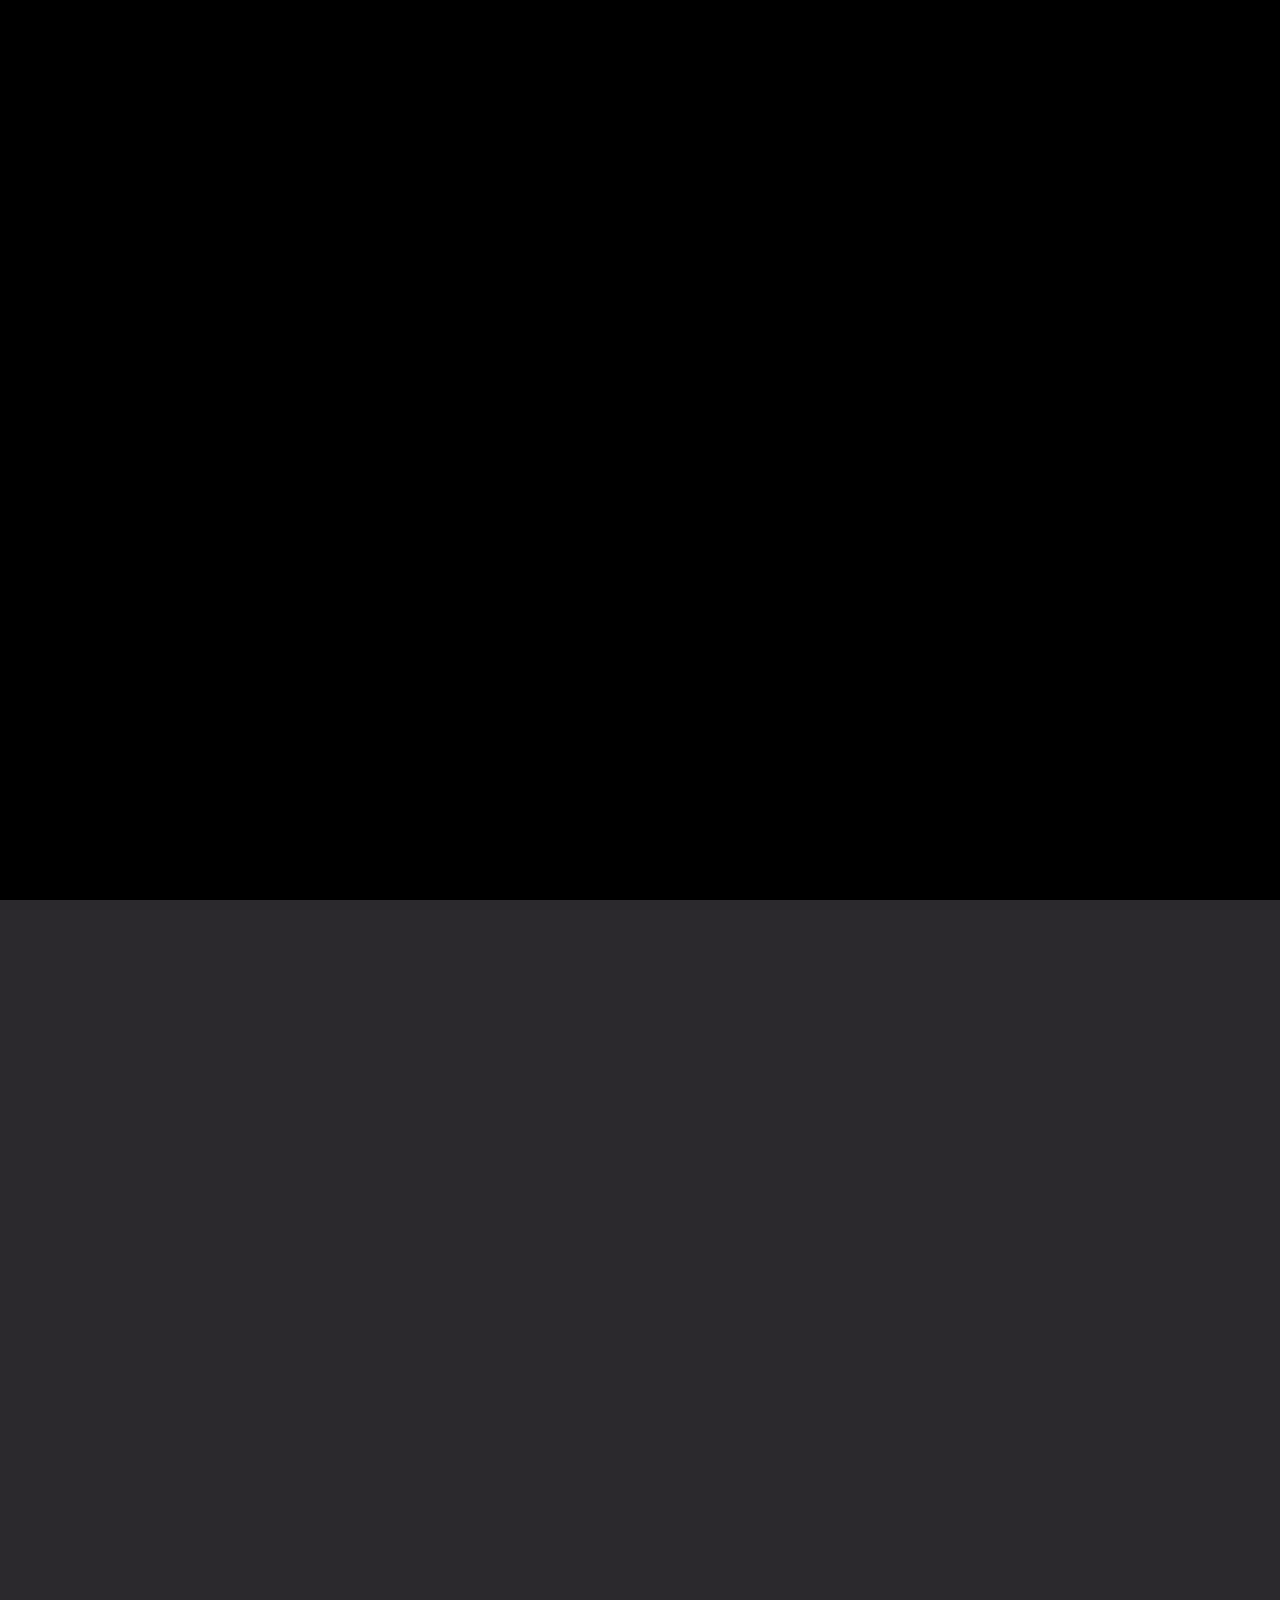
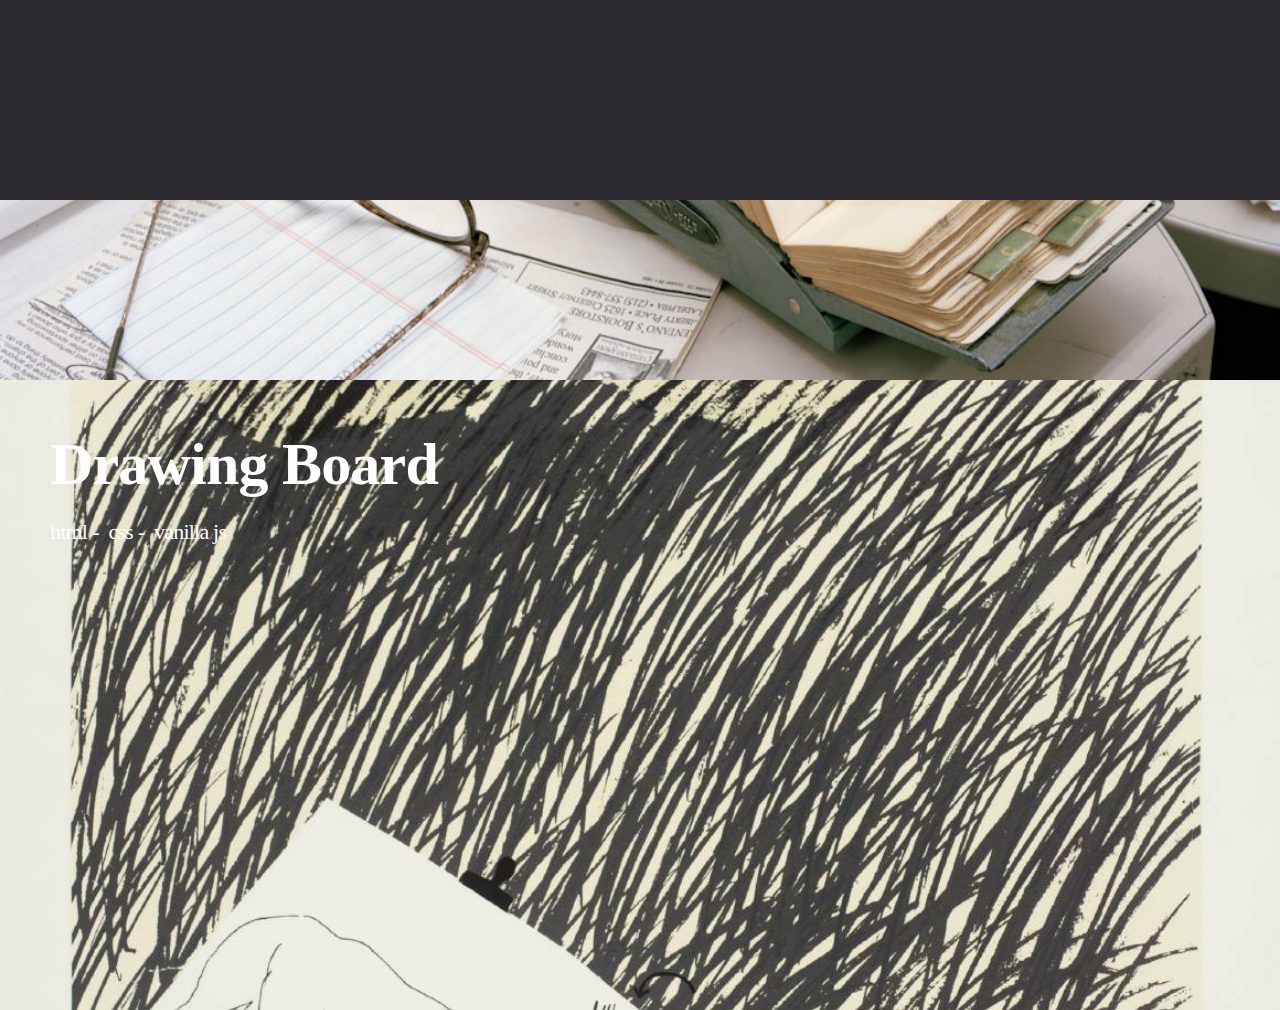
<file: index.html>
<!DOCTYPE html>
<html lang="en">
  <head>
    <meta charset="UTF-8" />
    <meta name="description" content="Junior Web Developer Portfolio" />
    <meta
      name="keywords"
      content="HTML, CSS, JavaScript, Frontend, Developer"
    />
    <meta name="viewport" content="width=device-width, initial-scale=1.0" />
    <title>joSoYoung</title>
    <link rel="shortcut icon" href="./assets/favicon/joSoYoung.ico" />
    <link rel="stylesheet" href="./css/intro.css" />
    <link rel="stylesheet" href="./css/style.css" />
  </head>

  <body>
    <div class="intro">
      <div class="intro-text">
        <h1 class="hide">
          <span class="text">I strive to</span>
        </h1>
        <h1 class="hide">
          <span class="text">better myself</span>
        </h1>
        <h1 class="hide">
          <span class="text">everyday</span>
        </h1>
      </div>
    </div>

    <div class="slider" aria-hidden="true"></div>

    <header>
      <h1 class="logo">
        <a href="/" aria-label="Go home">joSoYoung</a>
      </h1>

      <nav>
        <div class="hamburger" aria-label="See the menu">
          <div class="line"></div>
          <div class="line"></div>
        </div>

        <div class="menu">
          <ul>
            <li>
              <a href="./about.html">About Me</a>
            </li>
            <li>
              <a
                href="https://drive.google.com/file/d/11XZOCVL1EI6J9a_bPsPZjIFrYJLpOW_S/view?usp=sharing"
                target="_blank"
                >CV</a
              >
            </li>
          </ul>
          <ul>
            <li>
              <a
                href="https://jo-soyoung.github.io/youtube-clone/"
                target="_blank"
                >Youtube</a
              >
            </li>
            <li>
              <a
                href="https://jo-soyoung.github.io/habit-tracker/"
                target="_blank"
                >Habit Tracker</a
              >
            </li>
            <li>
              <a href="https://jo-soyoung.github.io/momentum/" target="_blank"
                >Momentum</a
              >
            </li>
            <li>
              <a
                href="https://jo-soyoung.github.io/drawing-board/"
                target="_blank"
                >Drawing Board</a
              >
            </li>
          </ul>
          <ul>
            <li>
              <a href="https://blog.naver.com/cookr3" target="_blank">Blog</a>
            </li>
            <li>
              <a href="https://github.com/jo-soyoung" target="_blank">GitHub</a>
            </li>
            <li>
              <a href="https://www.linkedin.com/in/soyoungjo/" target="_blank"
                >LinkedIn</a
              >
            </li>
          </ul>
          <ul>
            <li>
              <a href="./webs.html">web design &amp; coding</a>
            </li>
            <li>
              <a
                href="mailto:cookr3@naver.com"
                aria-label="Contact me via email"
                target="_blank"
                >contact</a
              >
            </li>
          </ul>
        </div>
      </nav>
    </header>

    <main class="work-section">
      <ul class="work-list">
        <!-- Youtube -->
        <li class="work youtube">
          <a
            href="https://jo-soyoung.github.io/youtube-clone/"
            target="_blank"
            aria-label="a picture of an old television"
            class="work-pic"
            title="Miami, Oklahoma, July 1972; Stephen Shore作; 1972"
          ></a>
          <div class="work-desc">
            <h2 class="work-title">Youtube</h2>
            <span class="work-detail">
              <span>react js</span>
              <span>post css</span>
              <span>api</span>
            </span>
          </div>
        </li>

        <!-- Habit Tracker -->
        <li class="work habit-tracker">
          <a
            href="https://jo-soyoung.github.io/habit-tracker/"
            target="_blank"
            aria-label="a picture of a man holding a note written 'Everything is connected in life...'"
            class="work-pic"
            title="Everything is connected in life...; Gillian Wearing CBE作; 1992-3"
          ></a>
          <div class="work-desc">
            <h2 class="work-title">Habit Tracker</h2>
            <span class="work-detail">
              <span>react js</span>
              <span>css</span>
            </span>
          </div>
        </li>

        <!-- Momentum -->
        <li class="work momentum">
          <a
            href="https://jo-soyoung.github.io/momentum/"
            target="_blank"
            aria-label="a picture of a messed up desk"
            class="work-pic"
            title="Mike Vitez's Desk; Will Steacy作; 2012"
          ></a>
          <div class="work-desc">
            <h2 class="work-title">Momentum</h2>
            <span class="work-detail">
              <span>html</span>
              <span>css</span>
              <span>vanilla js</span>
              <span>api</span>
            </span>
          </div>
        </li>

        <!-- Drawing Board -->
        <li class="work drawing-board">
          <a
            href="https://jo-soyoung.github.io/drawing-board/"
            aria-label="a drawing about drawing a rhinoceros"
            class="work-pic"
            title="Drawing About Drawing; Brett Whiteley作; 1965"
          ></a>
          <div class="work-desc">
            <h2 class="work-title">Drawing Board</h2>
            <span class="work-detail">
              <span>html</span>
              <span>css</span>
              <span>vanilla js</span>
            </span>
          </div>
        </li>
      </ul>

      <ul class="work-title-list desktop-only" aria-hidden="true">
        <!-- Desktop Only-->
        <h2 class="work-title">Youtube</h2>
        <h2 class="work-title">Habit Tracker</h2>
        <h2 class="work-title">Momentum</h2>
        <h2 class="work-title">Drawing Board</h2>
      </ul>

      <div class="pagers desktop-only" aria-label="slider pager">
        <ul>
          <li class="active"></li>
          <li></li>
          <li></li>
          <li></li>
        </ul>
      </div>
    </main>

    <footer>
      <ul>
        <li>
          <a href="./webs.html">web design &amp; coding</a>
        </li>

        <li class="desktop-only scroll" aria-hidden="true">
          <span>scroll</span>
          <div class="scroll-line"><div></div></div>
        </li>

        <li>
          <a href="mailto:cookr3@naver.com" aria-label="Contact me via email"
            >contact</a
          >
        </li>
      </ul>
    </footer>

    <div class="desktop-only cursor no-display" aria-hidden="true">view</div>

    <script
      src="https://cdnjs.cloudflare.com/ajax/libs/gsap/3.6.0/gsap.min.js"
      integrity="sha512-1dalHDkG9EtcOmCnoCjiwQ/HEB5SDNqw8d4G2MKoNwjiwMNeBAkudsBCmSlMnXdsH8Bm0mOd3tl/6nL5y0bMaQ=="
      crossorigin="anonymous"
    ></script>
    <script src="./js/intro.js"></script>
    <script src="./js/menu.js"></script>
    <script src="./js/cursor.js"></script>
    <script src="./js/slider.js"></script>
  </body>
</html>
</file>
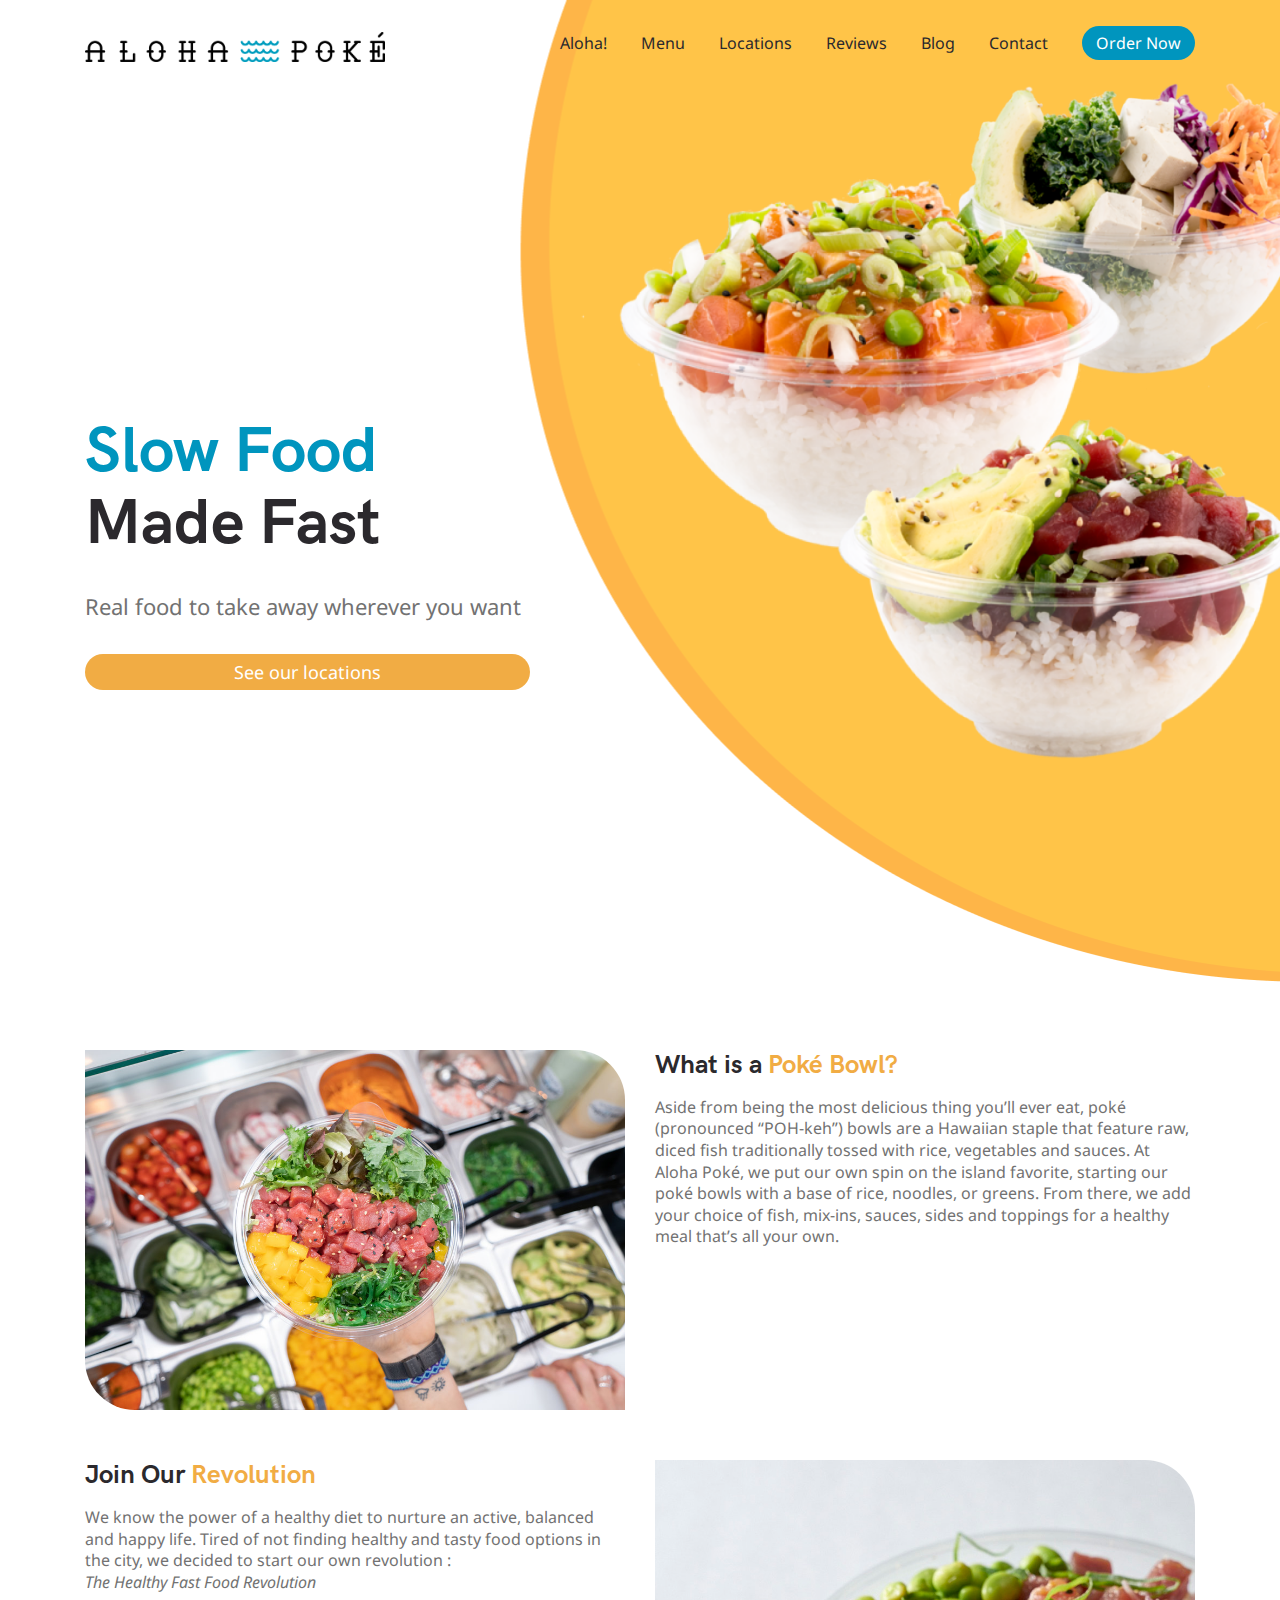
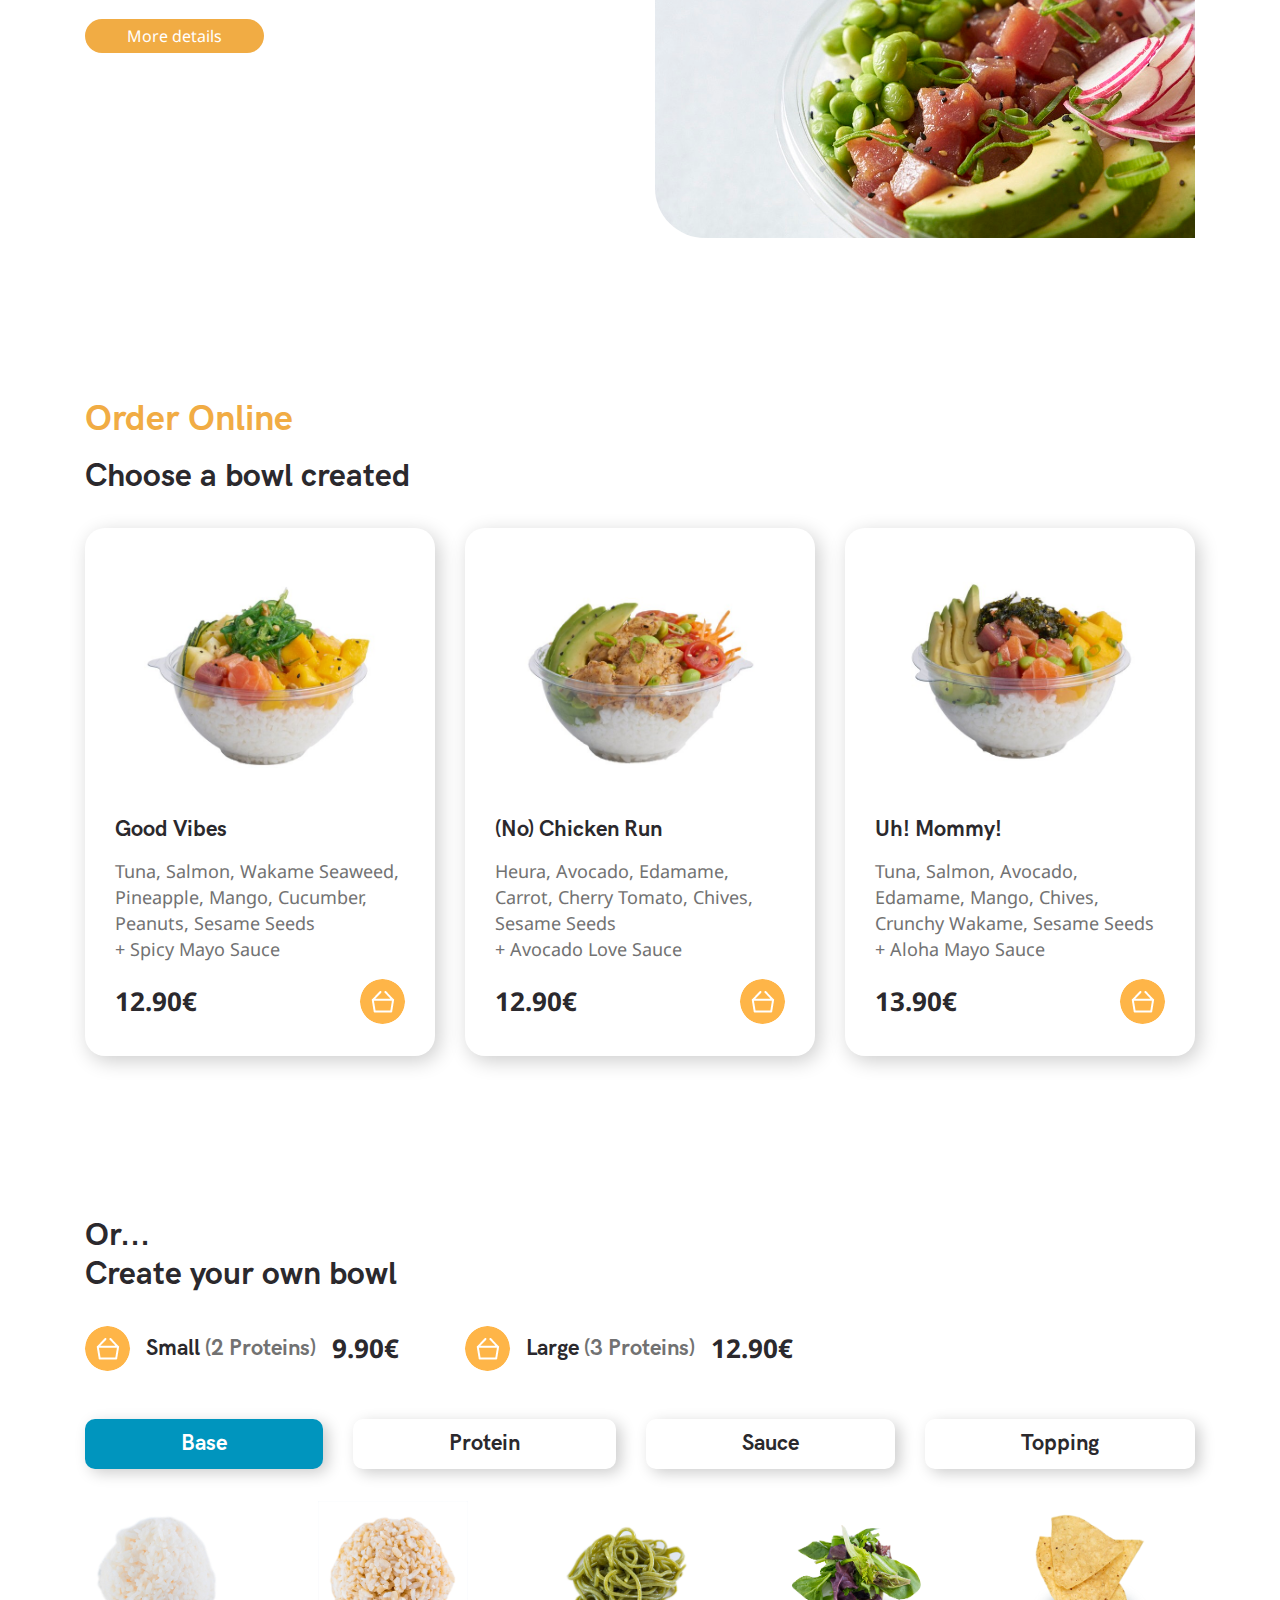
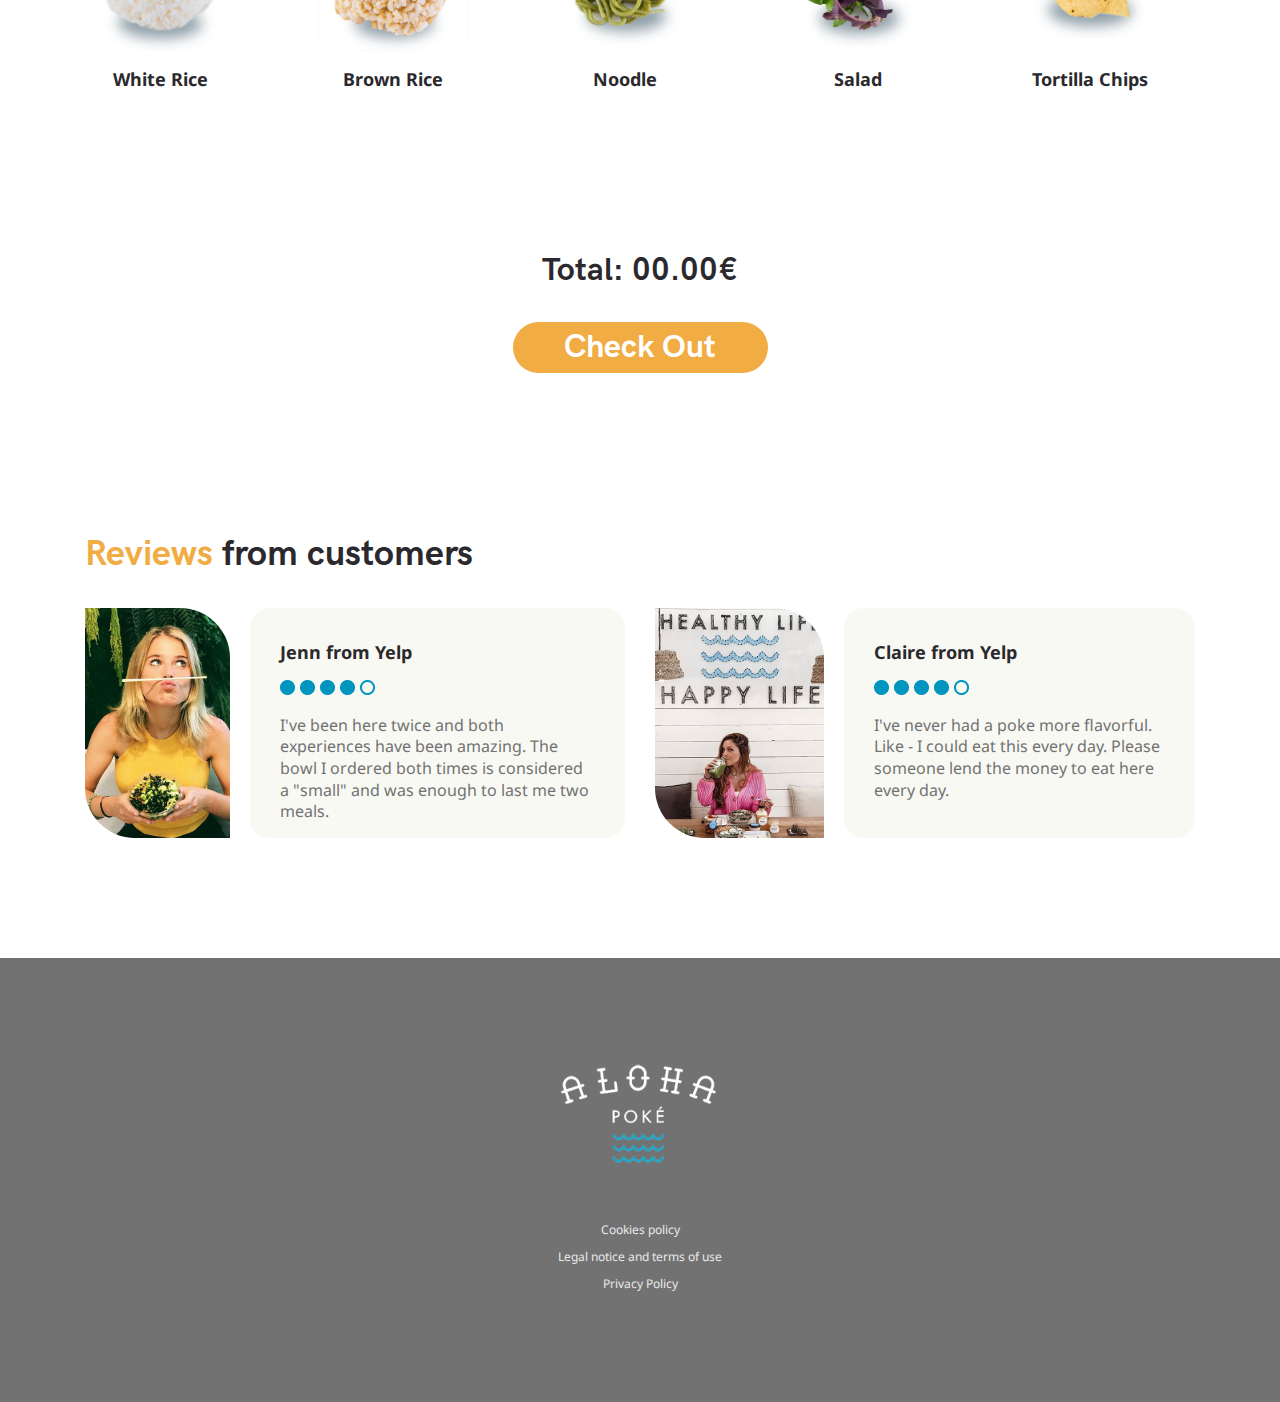
<file: webs/aloha-poke/index.html>
<!DOCTYPE html>
<html lang="en">

<head>
    <meta charset="UTF-8">
    <meta name="viewport" content="width=device-width, initial-scale=1.0">
    <title>Aloha Poké</title>
    <link rel="stylesheet" href="css/grid.min.css">
    <link rel="stylesheet" href="css/style.css">
</head>

<body>
    <!-- GNB -->
    <header id="global-nav">
        <div class="container">
            <div class="row justify-content-center justify-content-lg-between">
                <div class="col-8  col-lg-4 justify-self-center">
                    <h1 class="title">
                        <a href="">
                            <img src="asset/images/logo_header.png" alt="Aloha Poke" />
                        </a>
                    </h1>
                </div>

                <div class="col-12 col-lg-7">
                    <nav class="category">
                        <ul>
                            <li>
                                <a href="#">Aloha!</a>
                            </li>
                            <li>
                                <a href="#">menu</a>
                            </li>
                            <li>
                                <a href="#">locations</a>
                            </li>
                            <li>
                                <a href="#">reviews</a>
                            </li>
                            <li>
                                <a href="#">blog</a>
                            </li>
                            <li>
                                <a href="#">contact</a>
                            </li>
                            <li>
                                <a href="#">order now</a>
                            </li>
                        </ul>
                    </nav>
                </div>
            </div>
        </div>
    </header>

    <!-- Landing -->
    <section id="landing">
        <div class="container">
            <div class="row">
                <div class="col-12 col-lg-5">
                    <div class="landing-title">
                        <h2>Slow Food<br><span>Made Fast</span></h2>
                        <p>Real food to take away wherever you want</p>
                        <a href="#">See our locations</a>
                    </div>
                </div>

                <div class="col-12 col-lg-7">
                    <div class="poke-image">
                        <img src="asset/images/main_img.png" alt="Poke Bowl" />
                    </div>
                </div>
            </div>
        </div>
    </section>

    <!-- Introduction -->
    <section id="introduction" class="section">
        <div class="container">
            <div class="row">
                <div class="col-12 col-lg-6">
                    <img src="asset/images/intro_01.jpg" alt="poke bowl" />
                </div>

                <div class="col-12 col-lg-6">
                    <h4>What is a <span>Poké Bowl?</span></h4>
                    <p>
                        Aside from being the most delicious thing you’ll ever eat, poké (pronounced “POH-keh”) bowls are
                        a Hawaiian staple that feature raw, diced fish traditionally tossed with rice, vegetables and
                        sauces. At Aloha Poké, we put our own spin on the island favorite, starting our poké bowls with
                        a base of rice, noodles, or greens. From there, we add your choice of fish, mix-ins, sauces,
                        sides and toppings for a healthy meal that’s all your own.
                    </p>
                </div>
            </div>

            <div class="row">
                <div class="col-12 col-lg-6">
                    <img src="asset/images/intro_02.jpg" alt="poke bowl" />
                </div>

                <div class="col-12 col-lg-6">
                    <h4>Join Our <span>Revolution</span></h4>
                    <p>
                        We know the power of a healthy diet to nurture an active, balanced and happy life. Tired of not
                        finding healthy and tasty food options in the city, we decided to start our own revolution :
                        <br><span>The Healthy Fast Food Revolution</span>
                    </p>
                    <a href="#">More details</a>
                </div>
            </div>
        </div>
    </section>

    <!-- Order -->
    <section id="order" class="section">
        <div class="container">
            <div class="row">
                <div class="col-12">
                    <h3>Order Online</h3>
                    <h4>Choose a bowl created</h4>
                </div>
            </div>

            <div class="row">
                <div class="col-12 col-lg-4">
                    <div class="card">
                        <div class="card-image">
                            <img src="asset/images/premium_01.jpg" alt="Good Vibes Bowl" />
                        </div>

                        <div class="card-desc">
                            <h5>Good Vibes</h5>
                            <p>tuna, salmon, wakame seaweed, pineapple, mango, cucumber, peanuts, sesame seeds
                                <br>+ spicy mayo sauce</p>
                        </div>

                        <div class="price">
                            <strong>12.90&euro;</strong>
                            <button type="button" aria-label="Add to cart" class="js-price-md">
                            </button>
                        </div>
                    </div>
                </div>

                <div class="col-12 col-lg-4">
                    <div class="card">
                        <div class="card-image">
                            <img src="asset/images/premium_02.jpg" alt="No Chicken Run Bowl" />
                        </div>

                        <div class="card-desc">
                            <h5>(No) Chicken Run</h5>
                            <p>heura, avocado, edamame, carrot, cherry tomato, chives, sesame seeds
                                <br>+ avocado love sauce</p>
                        </div>

                        <div class="price">
                            <strong>12.90&euro;</strong>
                            <button type="button" aria-label="Add to cart" class="js-price-md">
                            </button>
                        </div>
                    </div>
                </div>

                <div class="col-12 col-lg-4">
                    <div class="card">
                        <div class="card-image">
                            <img src="asset/images/premium_03.jpg" alt="Uh Mommy Bowl" />
                        </div>

                        <div class="card-desc">
                            <h5>Uh! Mommy!</h5>
                            <p>tuna, salmon, avocado, edamame, mango, chives, crunchy wakame, sesame seeds
                                <br>+ aloha mayo sauce</p>
                        </div>

                        <div class="price">
                            <strong>13.90&euro;</strong>
                            <button type="button" aria-label="Add to cart" class="js-price-lg">
                            </button>
                        </div>
                    </div>
                </div>
            </div>
        </div>
    </section>

    <!-- Customizing Order -->
    <section id="order-custom" class="section">
        <div class="container">
            <div class="row">
                <div class="col-12">
                    <h4>Or...<br>Create your own bowl</h4>
                </div>
            </div>

            <div class="row">
                <div class="col-12 col-lg-4">
                    <div class="price">
                        <button type="button" aria-label="Add to cart" class="js-price-sm"></button>
                        <h5>Small <span>&#40;2 Proteins&#41;</span></h5>
                        <strong>9.90&euro;</strong>
                    </div>
                </div>

                <div class="col-12 col-lg-4">
                    <div class="price">
                        <button type="button" aria-label="Add to cart" class="js-price-md"></button>
                        <h5>Large <span>&#40;3 Proteins&#41;</span></h5>
                        <strong>12.90&euro;</strong>
                    </div>
                </div>
            </div>

            <!-- Tab Menu -->
            <div class="row">
                <div class="col-12">
                    <section id="tab">
                        <input type="radio" name="tab" id="base" class="hidden" checked />
                        <input type="radio" name="tab" id="protein" class="hidden" />
                        <input type="radio" name="tab" id="sauce" class="hidden" />
                        <input type="radio" name="tab" id="topping" class="hidden" />

                        <div class="tab-menu">
                            <label for="base">Base</label>
                            <label for="protein">Protein</label>
                            <label for="sauce">Sauce</label>
                            <label for="topping">Topping</label>
                        </div>

                        <!-- Tab Item -->
                        <div class="tab-item base hidden">
                            <ul>
                                <li>
                                    <input type="radio" name="base" id="white-rice" class="hidden" />
                                    <label for="white-rice">
                                        <img src="asset/images/base_01.png" alt="white rice">
                                        <strong>White Rice</strong>
                                    </label>
                                    </a>
                                </li>

                                <li>
                                    <input type="radio" name="base" id="brown-rice" class="hidden" />
                                    <label for="brown-rice">
                                        <img src="asset/images/base_02.png" alt="brown rice">
                                        <strong>Brown Rice</strong>
                                    </label>
                                    </a>
                                </li>

                                <li>
                                    <input type="radio" name="base" id="noodle" class="hidden" />
                                    <label for="noodle">
                                        <img src="asset/images/base_03.png" alt="noodle">
                                        <strong>Noodle</strong>
                                    </label>
                                    </a>
                                </li>

                                <li>
                                    <input type="radio" name="base" id="salad" class="hidden" />
                                    <label for="salad">
                                        <img src="asset/images/base_04.png" alt="salad">
                                        <strong>Salad</strong>
                                    </label>
                                    </a>
                                </li>

                                <li>
                                    <input type="radio" name="base" id="tortilla" class="hidden" />
                                    <label for="tortilla">
                                        <img src="asset/images/base_05.png" alt="tortilla chips">
                                        <strong>Tortilla Chips</strong>
                                    </label>
                                    </a>
                                </li>
                            </ul>
                        </div>

                        <div class="tab-item protein hidden">
                            <ul>
                                <li>
                                    <input type="checkbox" name="protein" id="tuna" class="hidden" />
                                    <label for="tuna">
                                        <img src="asset/images/protein_01.png" alt="tuna">
                                        <strong>Tuna</strong>
                                    </label>
                                    </a>
                                </li>

                                <li>
                                    <input type="checkbox" name="protein" id="salmon" class="hidden" />
                                    <label for="salmon">
                                        <img src="asset/images/protein_02.png" alt="salmon">
                                        <strong>Salmon</strong>
                                    </label>
                                    </a>
                                </li>

                                <li>
                                    <input type="checkbox" name="protein" id="albacore" class="hidden" />
                                    <label for="albacore">
                                        <img src="asset/images/protein_03.png" alt="albacore">
                                        <strong>Albacore</strong>
                                    </label>
                                    </a>
                                </li>

                                <li>
                                    <input type="checkbox" name="protein" id="tofu" class="hidden" />
                                    <label for="tofu">
                                        <img src="asset/images/protein_04.png" alt="tofu">
                                        <strong>Tofu</strong>
                                    </label>
                                    </a>
                                </li>

                                <li>
                                    <input type="checkbox" name="protein" id="scallop" class="hidden" />
                                    <label for="scallop">
                                        <img src="asset/images/protein_05.png" alt="scallop">
                                        <strong>Scallop</strong>
                                    </label>
                                    </a>
                                </li>

                                <li>
                                    <input type="checkbox" name="protein" id="octopus" class="hidden" />
                                    <label for="octopus">
                                        <img src="asset/images/protein_06.png" alt="octopus">
                                        <strong>Octopus</strong>
                                    </label>
                                    </a>
                                </li>
                            </ul>


                        </div>

                        <div class="tab-item sauce hidden">
                            <ul>
                                <li>
                                    <input type="radio" name="sauce" id="sesame-oil" class="hidden" />
                                    <label for="sesame-oil">
                                        <img src="asset/images/sauce_01.png" alt="sesame oil">
                                        <strong>Sesame Oil</strong>
                                    </label>
                                    </a>
                                </li>

                                <li>
                                    <input type="radio" name="sauce" id="ponzu" class="hidden" />
                                    <label for="ponzu">
                                        <img src="asset/images/sauce_02.png" alt="ponzu">
                                        <strong>Ponzu</strong>
                                    </label>
                                    </a>
                                </li>

                                <li>
                                    <input type="radio" name="sauce" id="spicy-mayo" class="hidden" />
                                    <label for="spicy-mayo">
                                        <img src="asset/images/sauce_03.png" alt="spicy mayo">
                                        <strong>Spicy Mayo</strong>
                                    </label>
                                    </a>
                                </li>

                                <li>
                                    <input type="radio" name="sauce" id="sweet-chili" class="hidden" />
                                    <label for="sweet-chili">
                                        <img src="asset/images/sauce_04.png" alt="sweet chili">
                                        <strong>Sweet Chili</strong>
                                    </label>
                                    </a>
                                </li>

                                <li>
                                    <input type="radio" name="sauce" id="sriracha" class="hidden" />
                                    <label for="sriracha">
                                        <img src="asset/images/sauce_05.png" alt="sriracha">
                                        <strong>Sriracha</strong>
                                    </label>
                                    </a>
                                </li>

                                <li>
                                    <input type="radio" name="sauce" id="wasabi-shoyu" class="hidden" />
                                    <label for="wasabi-shoyu">
                                        <img src="asset/images/sauce_06.png" alt="wasabi shoyu">
                                        <strong>Wasabi Shoyu</strong>
                                    </label>
                                    </a>
                                </li>

                                <li>
                                    <input type="radio" name="sauce" id="house" class="hidden" />
                                    <label for="house">
                                        <img src="asset/images/sauce_07.png" alt="house">
                                        <strong>House</strong>
                                    </label>
                                    </a>
                                </li>
                            </ul>
                        </div>

                        <div class="tab-item topping hidden">
                            <ul>
                                <li>
                                    <input type="radio" name="topping" id="avocado" class="hidden" />
                                    <label for="avocado">
                                        <img src="asset/images/topping_01.png" alt="avocado">
                                        <strong>Avocado</strong>
                                    </label>
                                    </a>
                                </li>

                                <li>
                                    <input type="radio" name="topping" id="ginger" class="hidden" />
                                    <label for="ginger">
                                        <img src="asset/images/topping_02.png" alt="ginger">
                                        <strong>Ginger</strong>
                                    </label>
                                    </a>
                                </li>

                                <li>
                                    <input type="radio" name="topping" id="wasabi" class="hidden" />
                                    <label for="wasabi">
                                        <img src="asset/images/topping_03.png" alt="wasabi">
                                        <strong>Wasabi</strong>
                                    </label>
                                    </a>
                                </li>

                                <li>
                                    <input type="radio" name="topping" id="crispy-onion" class="hidden" />
                                    <label for="crispy-onion">
                                        <img src="asset/images/topping_04.png" alt="crispy onion">
                                        <strong>Crispy Onion</strong>
                                    </label>
                                    </a>
                                </li>

                                <li>
                                    <input type="radio" name="topping" id="crispy-garlic" class="hidden" />
                                    <label for="crispy-garlic">
                                        <img src="asset/images/topping_05.png" alt="crispy garlic">
                                        <strong>Crispy Garlic</strong>
                                    </label>
                                    </a>
                                </li>

                                <li>
                                    <input type="radio" name="topping" id="sesame-seed" class="hidden" />
                                    <label for="sesame-seed">
                                        <img src="asset/images/topping_06.png" alt="sesame seed">
                                        <strong>Sesame Seed</strong>
                                    </label>
                                    </a>
                                </li>

                                <li>
                                    <input type="radio" name="topping" id="furikake" class="hidden" />
                                    <label for="furikake">
                                        <img src="asset/images/topping_07.png" alt="furikake">
                                        <strong>Furikake</strong>
                                    </label>
                                    </a>
                                </li>
                            </ul>
                        </div>
                    </section>
                </div>
            </div>
    </section>

    <!-- Check Out -->
    <section id="check-out" class="section">
        <div class="container">
            <div class="row  justify-content-center align-items-center">
                <div class="col-10 col-lg-3">
                    <strong>Total: <span class="js-result">00.00</span>&euro;</strong>
                    <a href="#">Check Out</a>
                </div>
            </div>
        </div>
    </section>

    <!-- Reviews -->
    <section id="reviews" class="section">
        <div class="container">
            <div class="row">
                <div class="col-12">
                    <h4><span>Reviews</span> from customers</h4>
                </div>
            </div>

            <div class="row reviews">
                <div class="col-12 col-lg-6">
                    <div class="review-image">
                    </div>

                    <div class="review-desc">
                        <strong>Jenn <span>from Yelp</span></strong>
                        <img src="asset/images/rates.png" alt="4 stars out of 5" />
                        <p>I've been here twice and both experiences have been amazing. The bowl I ordered both times is
                            considered a "small" and was enough to last me two meals. </p>
                    </div>
                </div>

                <div class="col-12 col-lg-6">
                    <div class="review-image">
                    </div>

                    <div class="review-desc">
                        <strong>Claire <span>from Yelp</span></strong>
                        <img src="asset/images/rates.png" alt="4 stars out of 5" />
                        <p>I've never had a poke more flavorful. Like - I could eat this every day. Please someone lend
                            the money to eat here every day.</p>
                    </div>
                </div>
            </div>
        </div>
    </section>

    <!-- Footer -->
    <footer id="footer">
        <div class="container">
            <div class="row justify-content-center">
                <div class="col-5 col-lg-4">
                    <img src="asset/images/logo_footer.png" alt="logo" />
                    <a href="#">Cookies policy</a>
                    <a href="#">Legal notice and terms of use</a>
                    <a href="#">Privacy Policy</a>
                </div>
            </div>
        </div>
    </footer>

    <script src="js/result.js"></script>
    <!-- <script src="js/scroll.js"></script> -->
</body>

</html>
</file>
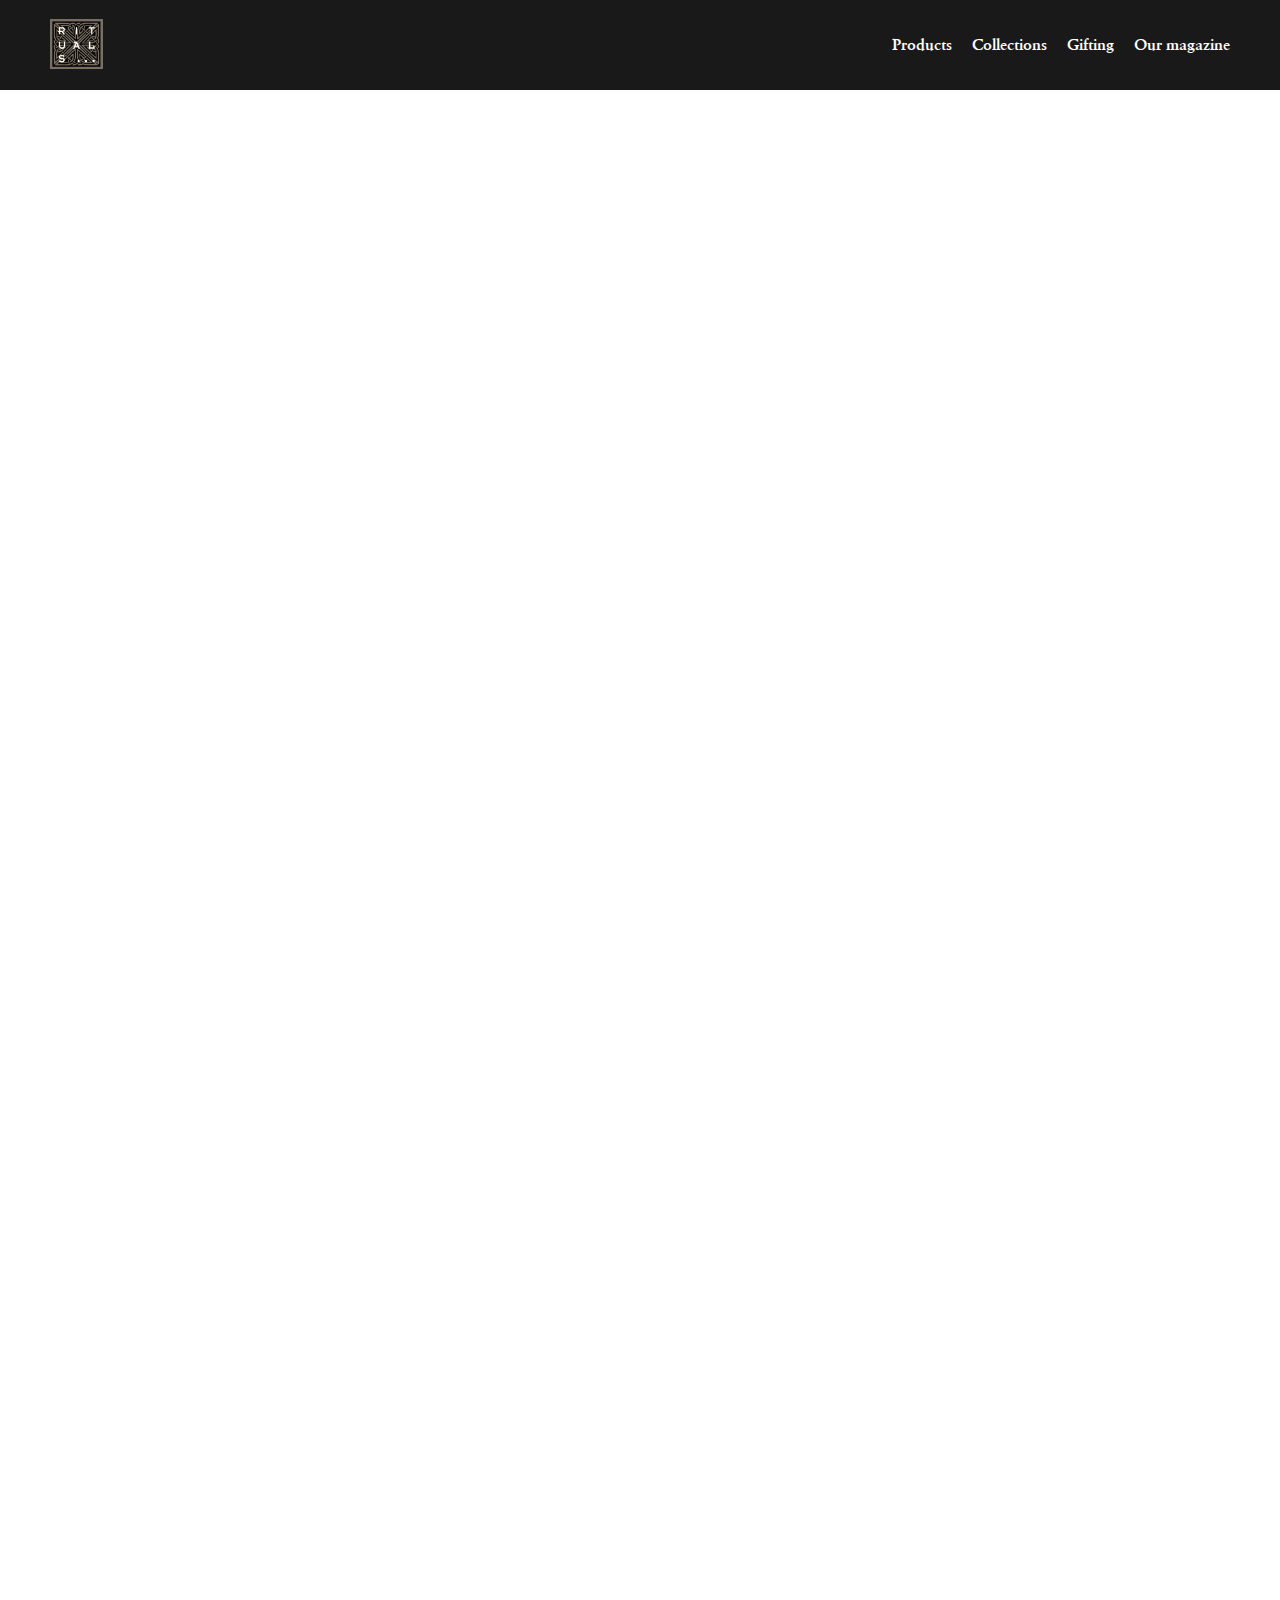
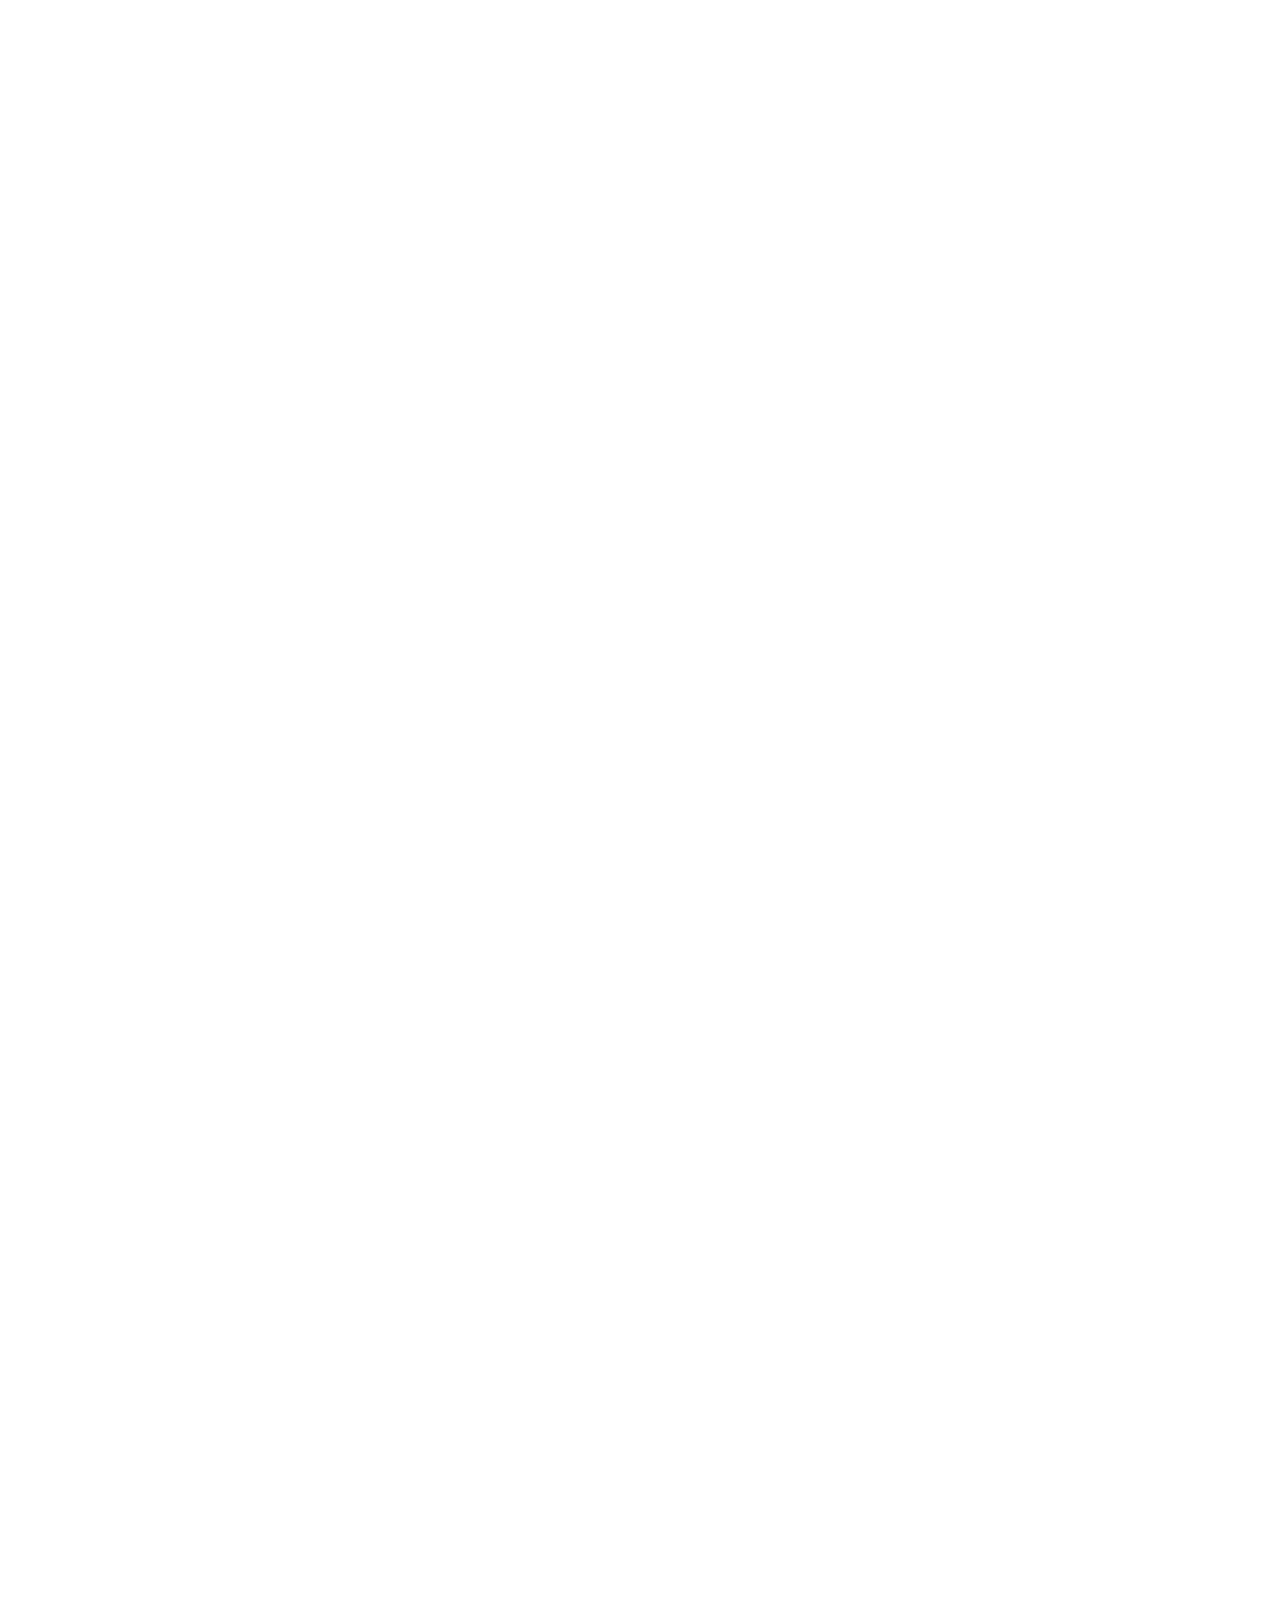
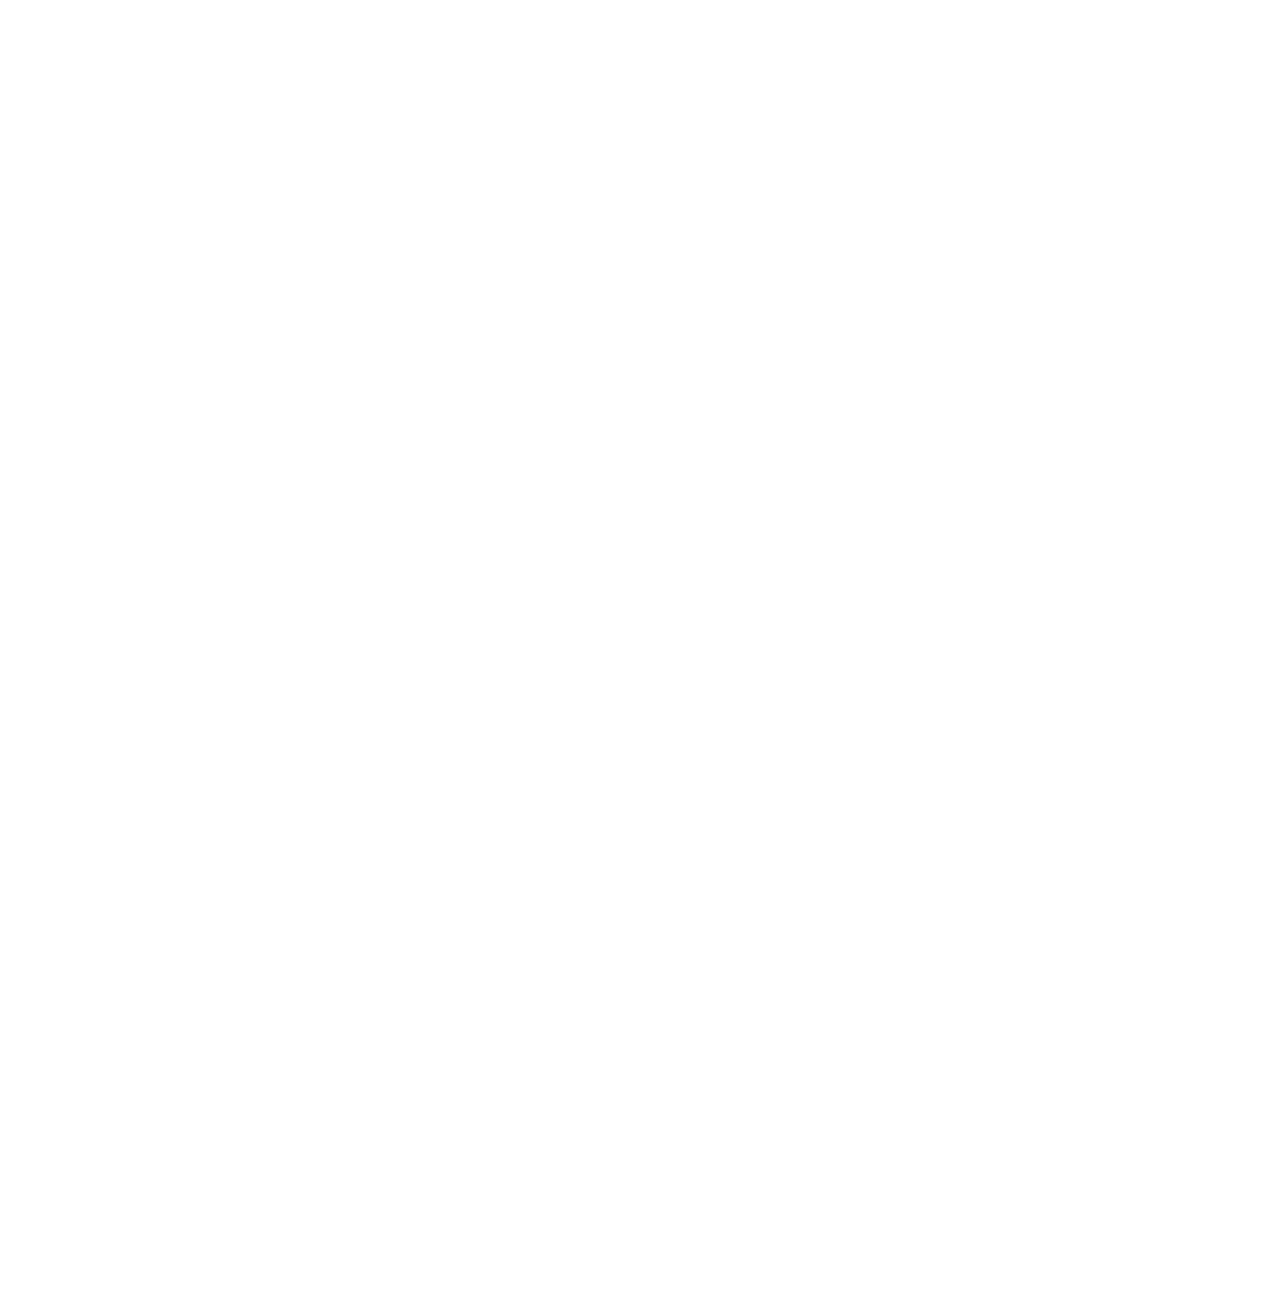
<file: webs/rituals/index.html>
<!DOCTYPE html>
<html lang="en">

<head>
    <meta charset="UTF-8">
    <meta name="description" content="Inspired by the wisdom and ancient traditions of Asian cultures, we created an extensive collection of luxurious yet affordable products for home and body. We hope to enrich your life using unique signature fragrances that are carefully designed and composed by the world’s finest perfumers.">
    <title>the Rituals</title>
    <link rel="shortcut icon" href="./asset/favicon/rituals.ico">
    <link rel="stylesheet" href="css/style.css">
    <link rel="preload" href="https://player.vimeo.com/video/463779038?background=1&autoplay=1&loop=1&byline=0&title=0" as="document">
</head>

<body>
<!--    <div class="fixed">-->
        <header id="main-header">
            <h1>
                <a href="#">
                    <img src="asset/images/logo.png" alt="the Rituals logo" />
                </a>
            </h1>

            <nav>
                <ul>
                    <li><a href="#">Products</a></li>
                    <li><a href="#">Collections</a></li>
                    <li><a href="#">Gifting</a></li>
                    <li><a href="#">Our magazine</a></li>
                </ul>
            </nav>
        </header>

        <!--
        <ul class="scroll-nav">
            <li class="js-scroll"><a href="#">SCROLL<br>to SHOP</a></li>
            <li class="js-nav">
                <a href="#">PR<br>EV</a>
                <a href="#">NE<br>XT</a>
            </li>
        </ul>
-->
<!--    </div>-->


    <div id="main" class="scroll-container">
        <section class="section1">
            <h2>
                We're not here to sell you beauty,<br>
                we are here to make you feel good.
            </h2>

            <div class="vimeo-wrapper">
                <iframe src="https://player.vimeo.com/video/463779038?background=1&autoplay=1&loop=1&byline=0&title=0" frameborder="0" webkitallowfullscreen mozallowfullscreen allowfullscreen></iframe>
            </div>
        </section>

        <section class="section2">
            <div class="half-top">
                <div class="collection-desc">
                    <h3>The Ritual<br>Of Happy Buddha</h3>
                    <p>Smile and the world smiles back</p>
                    <a href="#">Shop the collection</a>
                </div>
            </div>

            <div class="half-bottom"></div>

            <div class="collection-product">
                <img src="asset/images/collection-happybuddha.png" alt="the ritual of happy buddha" />
            </div>
        </section>

        <section class="section3">
            <div class="half-top">
                <div class="collection-desc">
                    <h3>The Ritual<br>Of Sakura</h3>
                    <p>Celebrate each day as a new beginning</p>
                    <a href="#">Shop the collection</a>
                </div>
            </div>

            <div class="half-bottom"></div>

            <div class="collection-product">
                <img src="asset/images/collection-sakura.png" alt="the ritual of sakura" />
            </div>
        </section>

        <section class="section4">
            <div class="half-top">
                <div class="collection-desc">
                    <h3>The Ritual<br>Of Hamman</h3>
                    <p>A purifying ceremony for body and soul</p>
                    <a href="#">Shop the collection</a>
                </div>
            </div>

            <div class="half-bottom"></div>

            <div class="collection-product">
                <img src="asset/images/collection-hamman.png" alt="the ritual of hamman" />
            </div>
        </section>

        <section class="section5" id="main-footer">
            <footer>
                <div class="footer-top">
                    <div class="subscription">
                        <h2>Stay up to date</h2>
                        <p>Sign up for the latest Rituals news and
                            exclusive offers.</p>
                        <form action="#" method="get" class="subscription-input">
                            <input type="email" placeholder="Type in your email address" name="subscription-email-address" title="Please type in your email address to subscribe our news letter." aria-label="please type in your email address to subscribe our news letter" required />
                            <button type="submit" name="subscription-button"></button>
                        </form>
                    </div>

                    <div class="contact">
                        <h2>Contact us</h2>

                        <div class="number">
                            <span>+31 (0) 20 2415948</span>
                            <span>Local Tariff</span>
                        </div>

                        <div class="hour">
                            <span>Monday &ndash; Sunday</span>
                            <span>09:00 &ndash; 21:00</span>
                        </div>

                        <div class="sns">
                            <a href="https://www.facebook.com/RitualsCosmetics/"><img src="asset/images/sns-facebook.png" alt="Facebook" /></a>
                            <a href="https://twitter.com/rituals"><img src="asset/images/sns-twitter.png" alt="Twitter" /></a>
                            <a href="https://www.pinterest.co.kr/ritualsofficial/_created/"><img src="asset/images/sns-pinterest.png" alt="Pinterest" /></a>
                            <a href="https://www.youtube.com/user/ritualscosmetics"><img src="asset/images/sns-youtube.png" alt="YouTube" /></a>
                            <a href="https://www.instagram.com/ritualscosmetics/"><img src="asset/images/sns-instagram.png" alt="Instagram" /></a>
                        </div>
                    </div>
                </div>

                <div class="footer-bottom">
                    <h2>Shop by category</h2>

                    <div class="category">
                        <a href="#">
                            Bath &amp; Body
                        </a>
                        <ul>
                            <li><a href="#">Bath foam</a></li>
                            <li><a href="#">Body Wash</a></li>
                            <li><a href="#">Hand wash</a></li>
                            <li><a href="#">Shower Gel</a></li>
                            <li><a href="#">Shower oil</a></li>
                        </ul>
                    </div>

                    <div class="category">
                        <a href="#">
                            Skincare
                        </a>
                        <ul>
                            <li><a href="#">Cleanser</a></li>
                            <li><a href="#">Body Wash</a></li>
                            <li><a href="#">Day cream</a></li>
                            <li><a href="#">Night cream</a></li>
                        </ul>
                    </div>

                    <div class="category">
                        <a href="#">
                            Hair
                        </a>
                        <ul>
                            <li><a href="#">Conditioner</a></li>
                            <li><a href="#">Hairspray</a></li>
                            <li><a href="#">Hair wax &amp; gel</a></li>
                            <li><a href="#">Shampoo</a></li>
                        </ul>
                    </div>

                    <div class="category">
                        <a href="#">
                            Travel
                        </a>
                        <ul>
                            <li><a href="#">Car perfume</a></li>
                            <li><a href="#">Travel accessories</a></li>

                        </ul>
                    </div>

                    <div class="category">
                        <a href="#">
                            Clothing
                        </a>
                        <ul>
                            <li><a href="#">Jumpsuits</a></li>
                            <li><a href="#">Leggings</a></li>
                            <li><a href="#">Nightdresses</a></li>
                            <li><a href="#">Trousers</a></li>
                            <li><a href="#">Yoga accessories</a></li>
                        </ul>
                    </div>

                    <div class="category">
                        <a href="#">
                            Customer service
                        </a>
                        <ul>
                            <li><a href="#">Shipping &amp; returns</a></li>
                            <li><a href="#">FAQ</a></li>
                            <li><a href="#">Contact</a></li>
                            <li><a href="#">Cookie Policy</a></li>
                            <li><a href="#">Cookie Settings</a></li>
                        </ul>
                    </div>

                    <div class="category">
                        <a href="#">
                            Where to find us
                        </a>
                        <ul>
                            <li><a href="#">Our boutiques</a></li>
                            <li><a href="#">House of Rituals</a></li>
                            <li><a href="#">Department stores</a></li>
                            <li><a href="#">Urban Spas</a></li>
                            <li><a href="#">Hotels</a></li>
                            <li><a href="#">Airports</a></li>
                        </ul>
                    </div>

                    <div class="category">
                        <a href="#">
                            Our brand
                        </a>
                        <ul>
                            <li><a href="#">About us</a></li>
                            <li><a href="#">Rituals cares</a></li>
                            <li><a href="#">Jobs</a></li>
                            <li><a href="#">Franchise</a></li>
                            <li><a href="#">Corporate gifting</a></li>
                            <li><a href="#">Promotions</a></li>
                            <li><a href="#">Outlet</a></li>
                            <li><a href="#">App</a></li>
                            <li><a href="#">Rituals Events</a></li>
                            <li><a href="#">Become a My Rituals<br>Member</a></li>
                        </ul>
                    </div>
                </div>

                <span>All rights reserved © 2020 Rituals Cosmetics B.V.</span>
            </footer>
        </section>
    </div>



    <script src="js/app.js"></script>
    <!--    <script src="js/nav.js"></script>-->
    <script type="text/javascript">
        new fullScroll({
            displayDots: false,
            dotsPosition: 'left',
            animateTime: 0.7,
            animateFunction: 'ease'
        });

    </script>
</body>

</html>
</file>
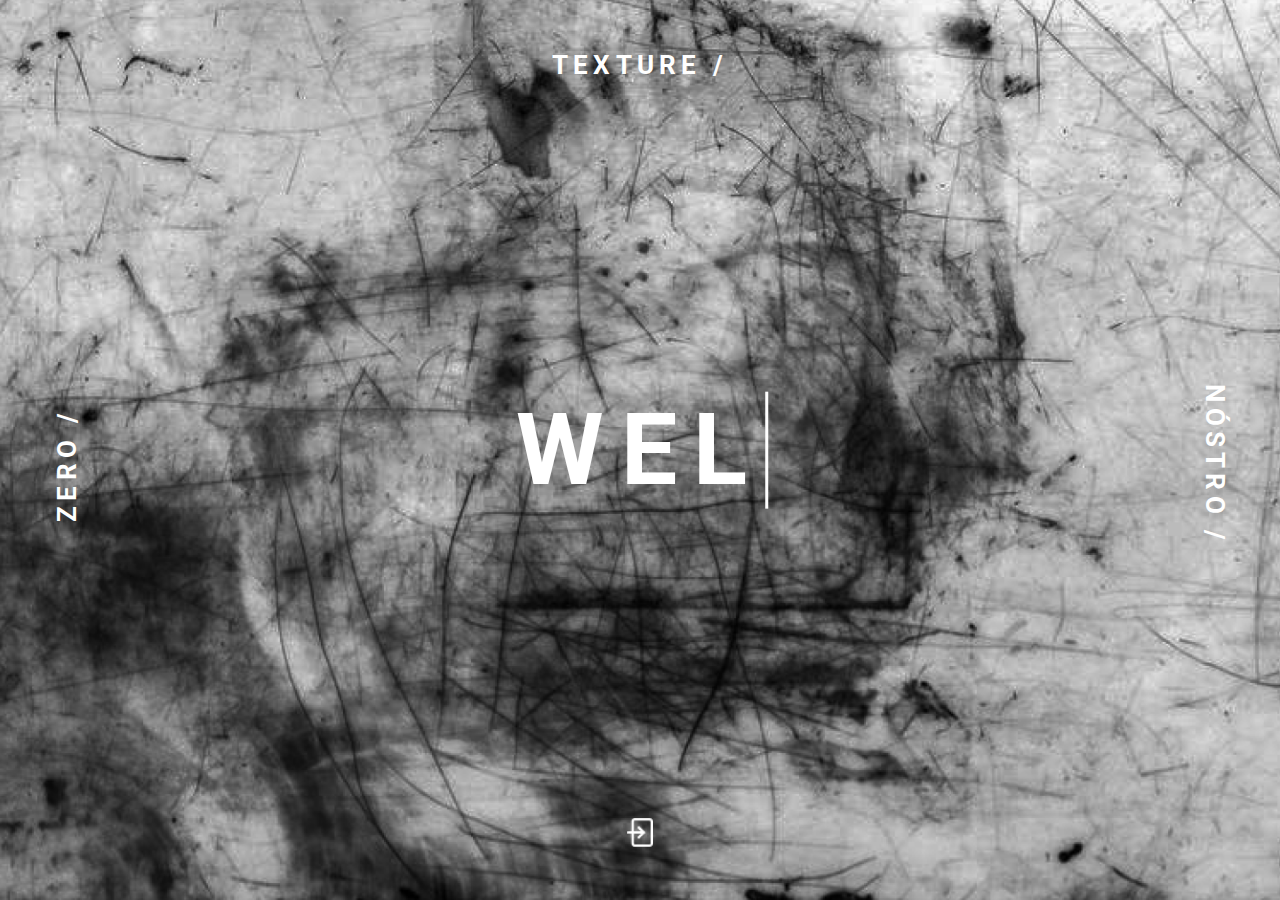
<file: webs/texture-seoul/index.html>
<!DOCTYPE html>
<html lang="en">

<head>
    <meta charset="UTF-8">
    <meta name="viewport" content="width=device-width, initial-scale=1.0">
    <meta name="description" content="Texture Seoul is based on Eastern culture and reinterprets it from a modern perspective.
    The past and the present meet, experimenting with the boundaries of time and time
    that the present leads to the future,and the design of the texture continues.">
    <title>Texture Seoul</title>
    <link rel="shortcut icon" href="./asset/favicon/texture-seoul.ico">
    <link rel="stylesheet" href="css/index.css">
</head>

<body>
    <section id="landing">
        <h1><a href="shop.html" aria-label="Enter Texture Seoul store">
            <div class="intro">
                <h1 class="typying">TEXTURE SEOUL</h1>
            </div>
        </a></h1>
        <h2 class="texture"><a href="shop.html" aria-label="Enter Texture Seoul store">Texture &#47;</a></h2>
        <h2 class="zero"><a href="shop.html" aria-label="Enter Zero store">Zero &#47;</a></h2>
        <h2 class="nostro"><a href="shop.html" aria-label="Enter Nostro store">NÓSTRO &#47;</a></h2>
        <a href="shop.html" aria-label="Enter Texture Seoul store"></a>
    </section>

    <script src="js/index.js"></script>
</body>

</html>
</file>
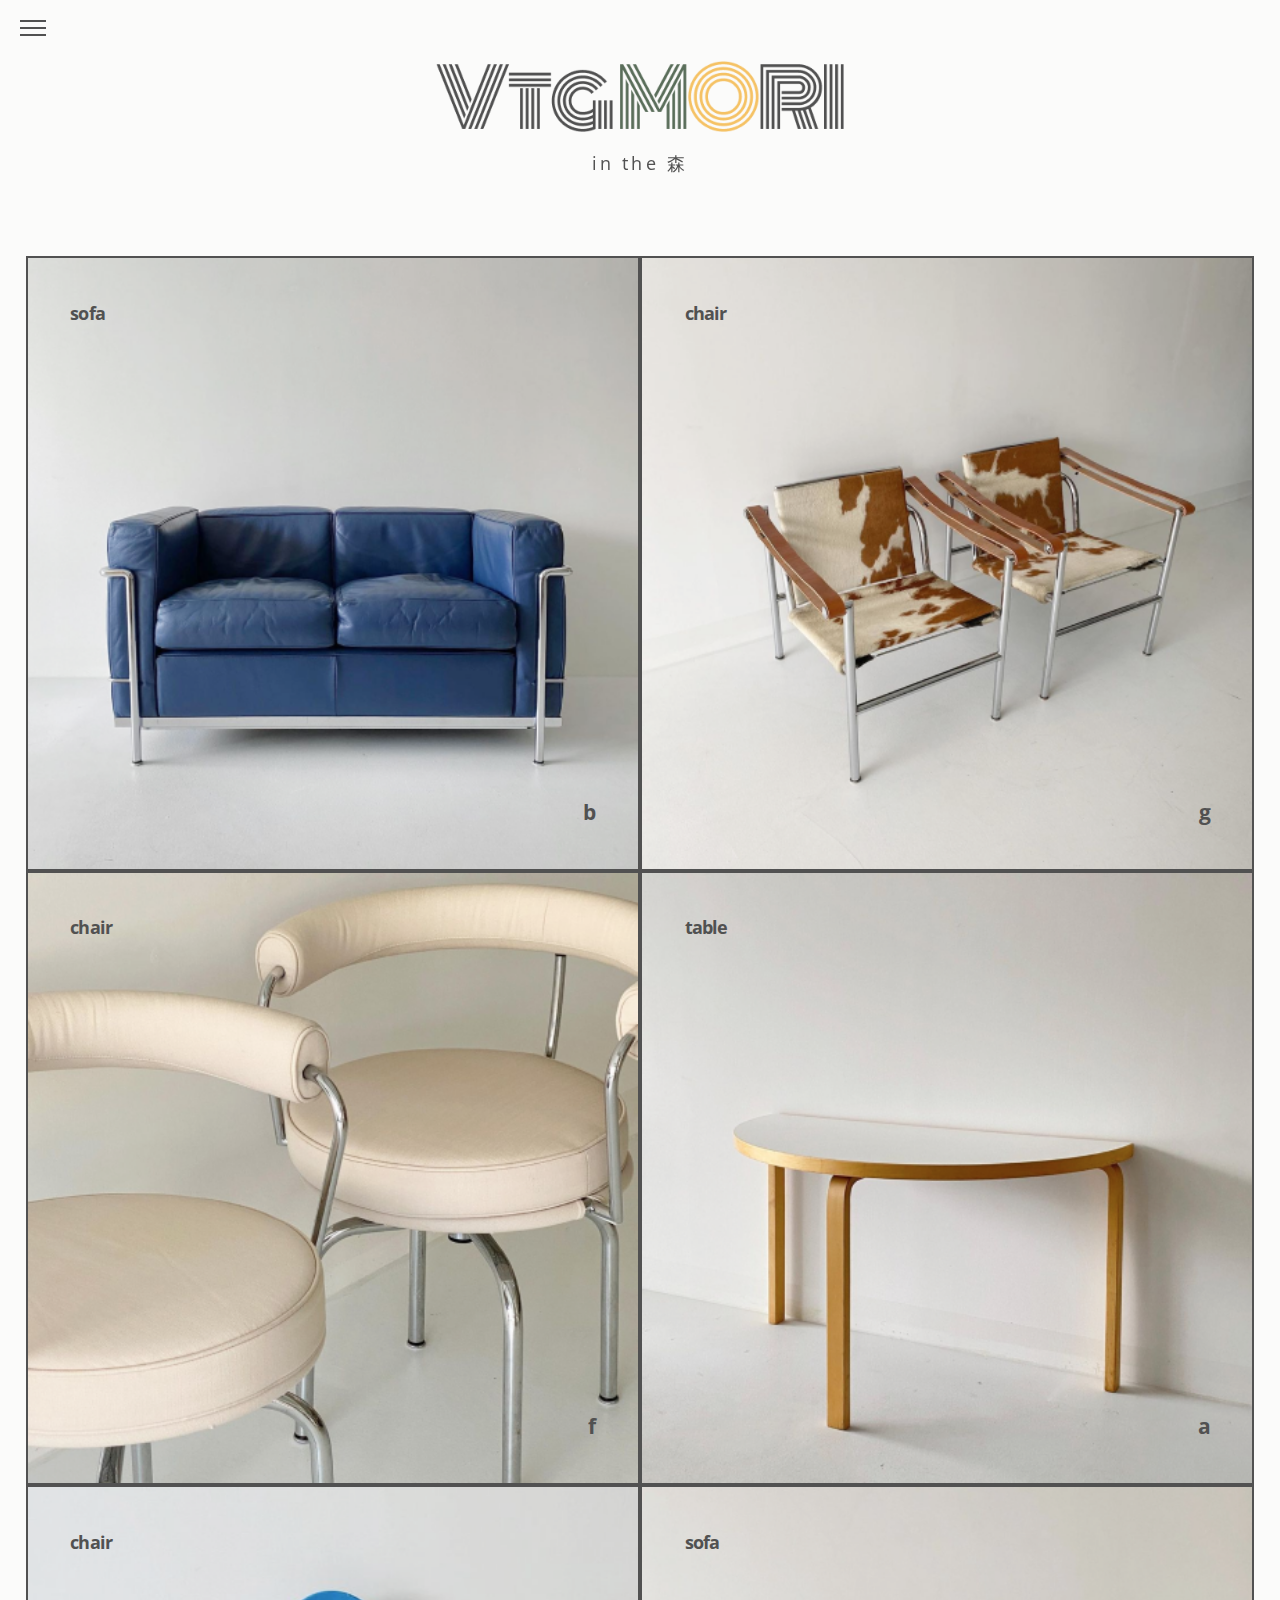
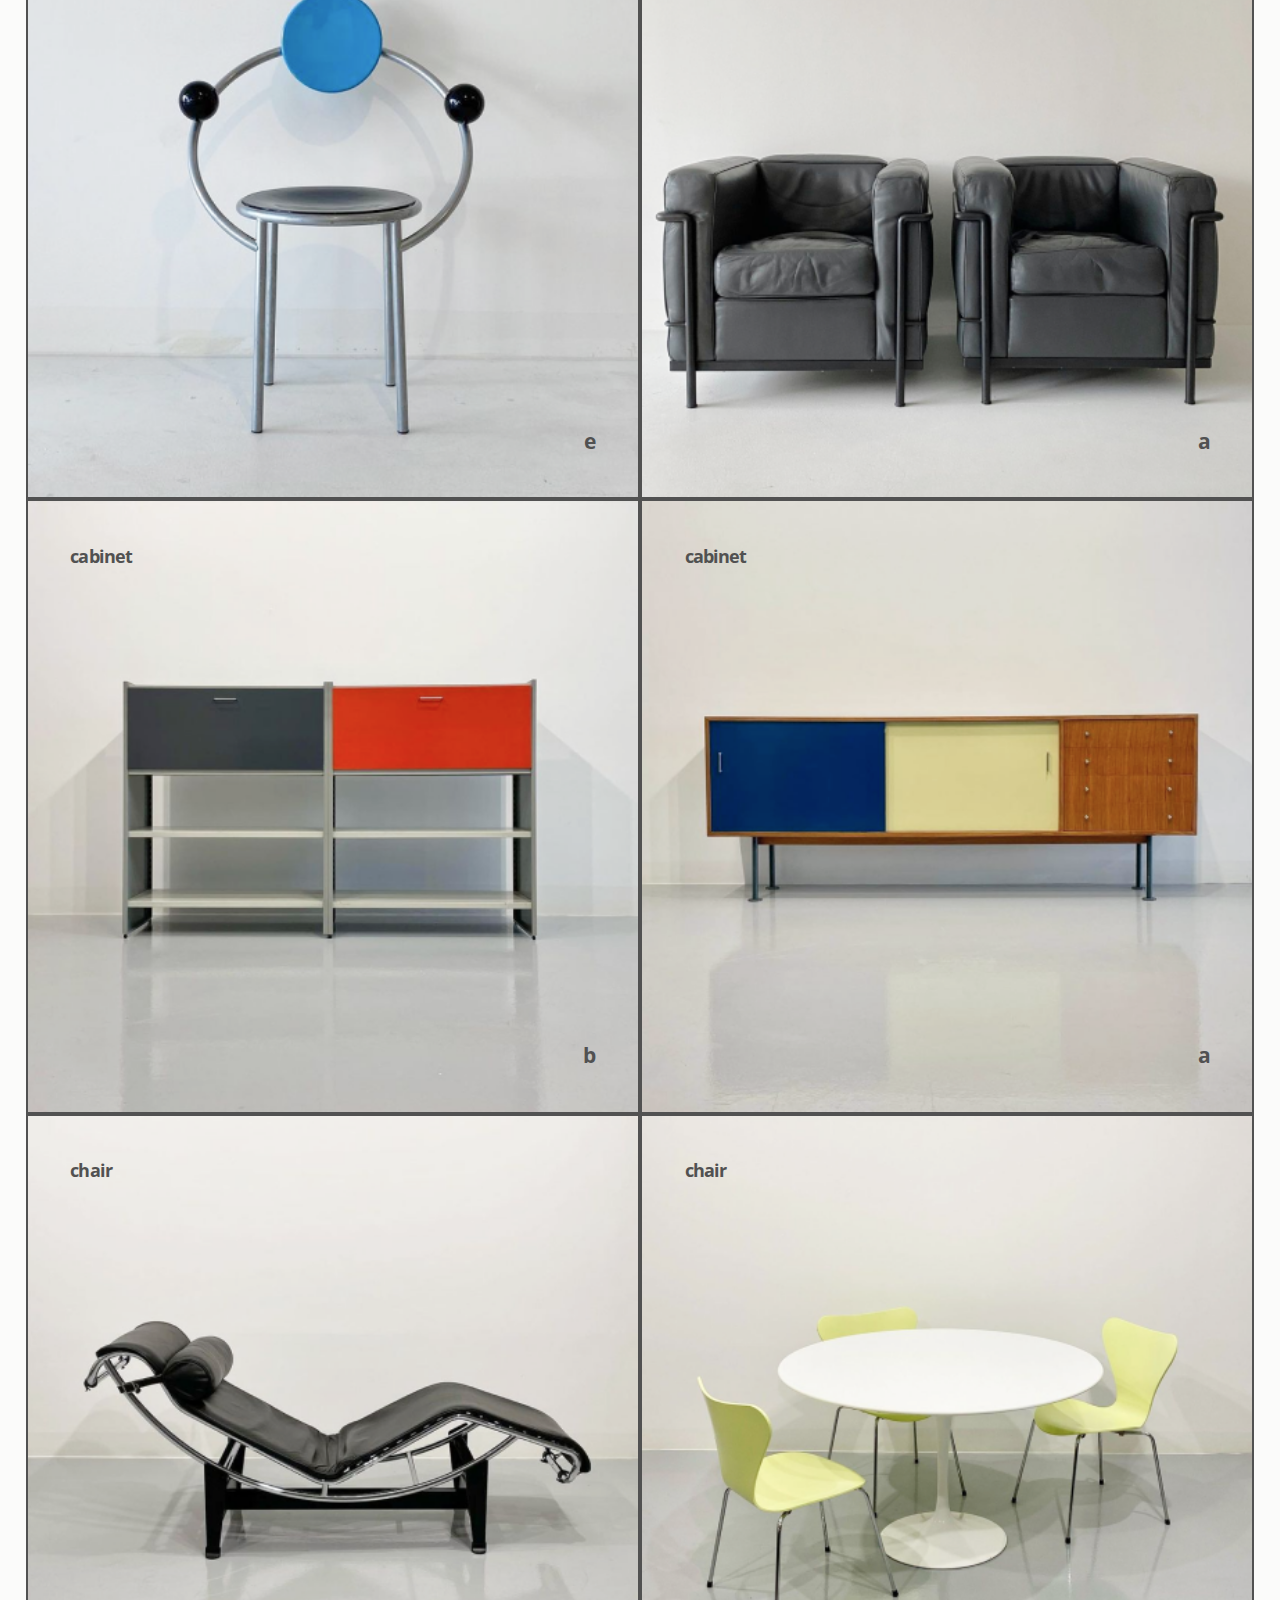
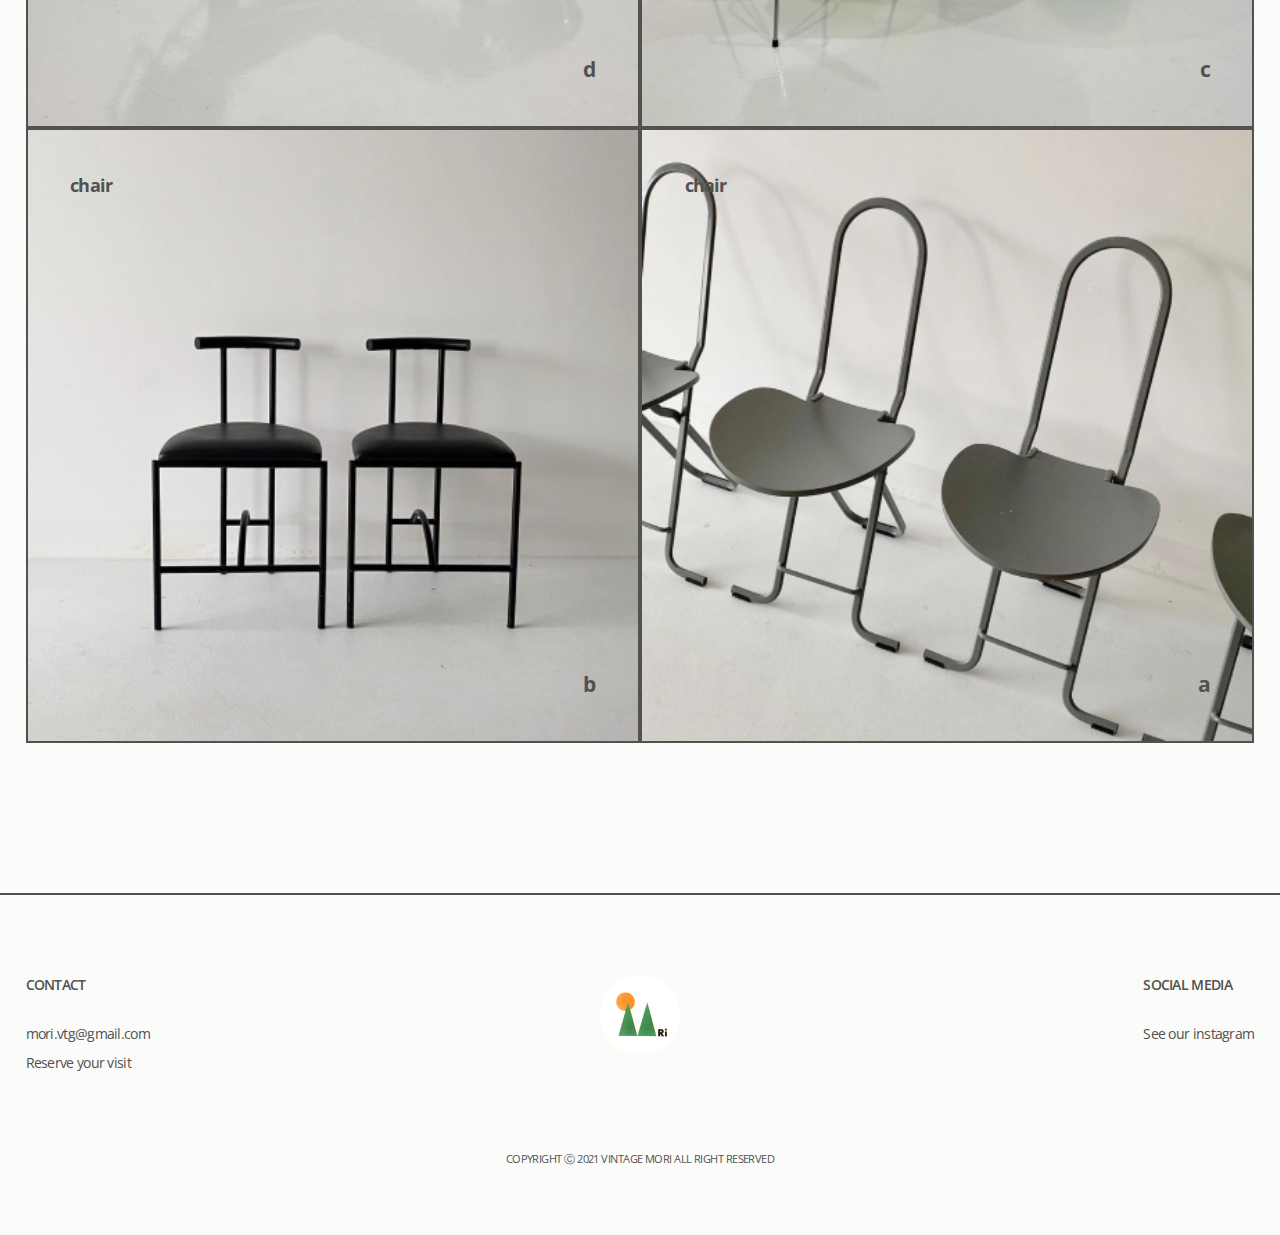
<file: webs/vtg-mori/index.html>
<!DOCTYPE html>
<html lang="en">

<head>
    <meta charset="UTF-8">
    <meta name="viewport" content="width=device-width, initial-scale=1.0">
    <meta name="description"
        content="Shop Vtg Mori, the design lover's curated marketplace for the best in vintage and contemporary furniture, decor and art.">
    <title>Vtg Mori</title>
    <link rel="shortcut icon" href="favicon/vtg-mori.ico">
    <link rel="stylesheet" href="css/style.css">
</head>

<body>
    <header>
        <nav>
            <div class="mobile-only toggle">
                <input type="checkbox"/>
                <span></span>
                <span></span>
                <span></span>

                <ul class="menu">
                    <li><a href="#">about</a></li>
                    <li><a href="#">products</a></li>
                    <li><a href="#">contact</a></li>
                    <li><a href="#">log in</a></li>
                </ul>
            </div>

            <ul class="desktop-only">
                <div>
                    <li><a href="#">about</a></li>
                    <li><a href="#">products</a></li>
                </div>
                <div>
                    <li><a href="#">contact</a></li>
                    <li><a href="#">log in</a></li>
                </div>
            </ul>
        </nav>

        <div class="title">
            <h1>
                <a href="#">
                    <img src="images/title.png" alt="vintage mori" />
                </a>
            </h1>
            <h2>in the 森</h2>
        </div>
    </header>

    <main>
        <div class="product">
            <a href="#" aria-label="see in detail">
                <img src="images/product-01.png" alt="a blue sofa" />
                <strong>sofa</strong>
                <h3>b</h3>
            </a>
        </div>

        <div class="product">
            <a href="#" aria-label="see in detail">
                <img src="images/product-02.png" alt="two chairs with spotted pattern" />
                <strong>chair</strong>
                <h3>g</h3>
            </a>
        </div>

        <div class="product">
            <a href="#" aria-label="see in detail">
                <img src="images/product-03.png" alt="two ivory colored round chairs" />
                <strong>chair</strong>
                <h3>f</h3>
            </a>
        </div>

        <div class="product">
            <a href="#" aria-label="see in detail">
                <img src="images/product-04.png" alt="a half shaped table" />
                <strong>table</strong>
                <h3>a</h3>
            </a>
        </div>

        <div class="product">
            <a href="#" aria-label="see in detail">
                <img src="images/product-05.png" alt="a chair with unique back and armrest" />
                <strong>chair</strong>
                <h3>e</h3>
            </a>
        </div>

        <div class="product">
            <a href="#" aria-label="see in detail">
                <img src="images/product-06.png" alt="two black leather sofas" />
                <strong>sofa</strong>
                <h3>a</h3>
            </a>
        </div>

        <div class="product">
            <a href="#" aria-label="see in detail">
                <img src="images/product-07.png" alt="a cabinet with black and red doors" />
                <strong>cabinet</strong>
                <h3>b</h3>
            </a>
        </div>

        <div class="product">
            <a href="#" aria-label="see in detail">
                <img src="images/product-08.png" alt="a low cabinet with blue and ivory doors" />
                <strong>cabinet</strong>
                <h3>a</h3>
            </a>
        </div>

        <div class="product">
            <a href="#" aria-label="see in detail">
                <img src="images/product-09.png" alt="a black leather recliner chair" />
                <strong>chair</strong>
                <h3>d</h3>
            </a>
        </div>

        <div class="product">
            <a href="#" aria-label="see in detail">
                <img src="images/product-10.png" alt="three lemon colored chairs and a white table" />
                <strong>chair</strong>
                <h3>c</h3>
            </a>
        </div>

        <div class="product">
            <a href="#" aria-label="see in detail">
                <img src="images/product-11.png" alt="two unique designed black chairs " />
                <strong>chair</strong>
                <h3>b</h3>
            </a>
        </div>

        <div class="product">
            <a href="#" aria-label="see in detail">
                <img src="images/product-12.png" alt="four unique designed grey chairs" />
                <strong>chair</strong>
                <h3>a</h3>
            </a>
        </div>

        <div class="load">
            <button type="button">See more</button>
        </div>
    </main>

    <footer>
        <h1><img src="images/logo.jpg" alt="vintage mori" /></h1>

        <div class="contact">
            <h4>Contact</h4>
            <a href="mailto:mori.vtg@gmail.com" target="_blank" title="Send an email to Mori" aria-label="Send an email to Mori">mori.vtg@gmail.com</a>
            <a href="#" target="_blank" title="Make a reservation for your visit" aria-label="Make a reservation for your visit">Reserve your visit</a>
        </div>

        <div class="sns">
            <h4>Social Media</h4>
            <a href="https://www.instagram.com/vtg.mori.kr/" target="_blank">See our instagram</a>
        </div>

        <span>copyright ⓒ 2021 vintage mori all right reserved</span>
    </footer>

    <script src="js/app.js"></script>
</body>

</html>
</file>
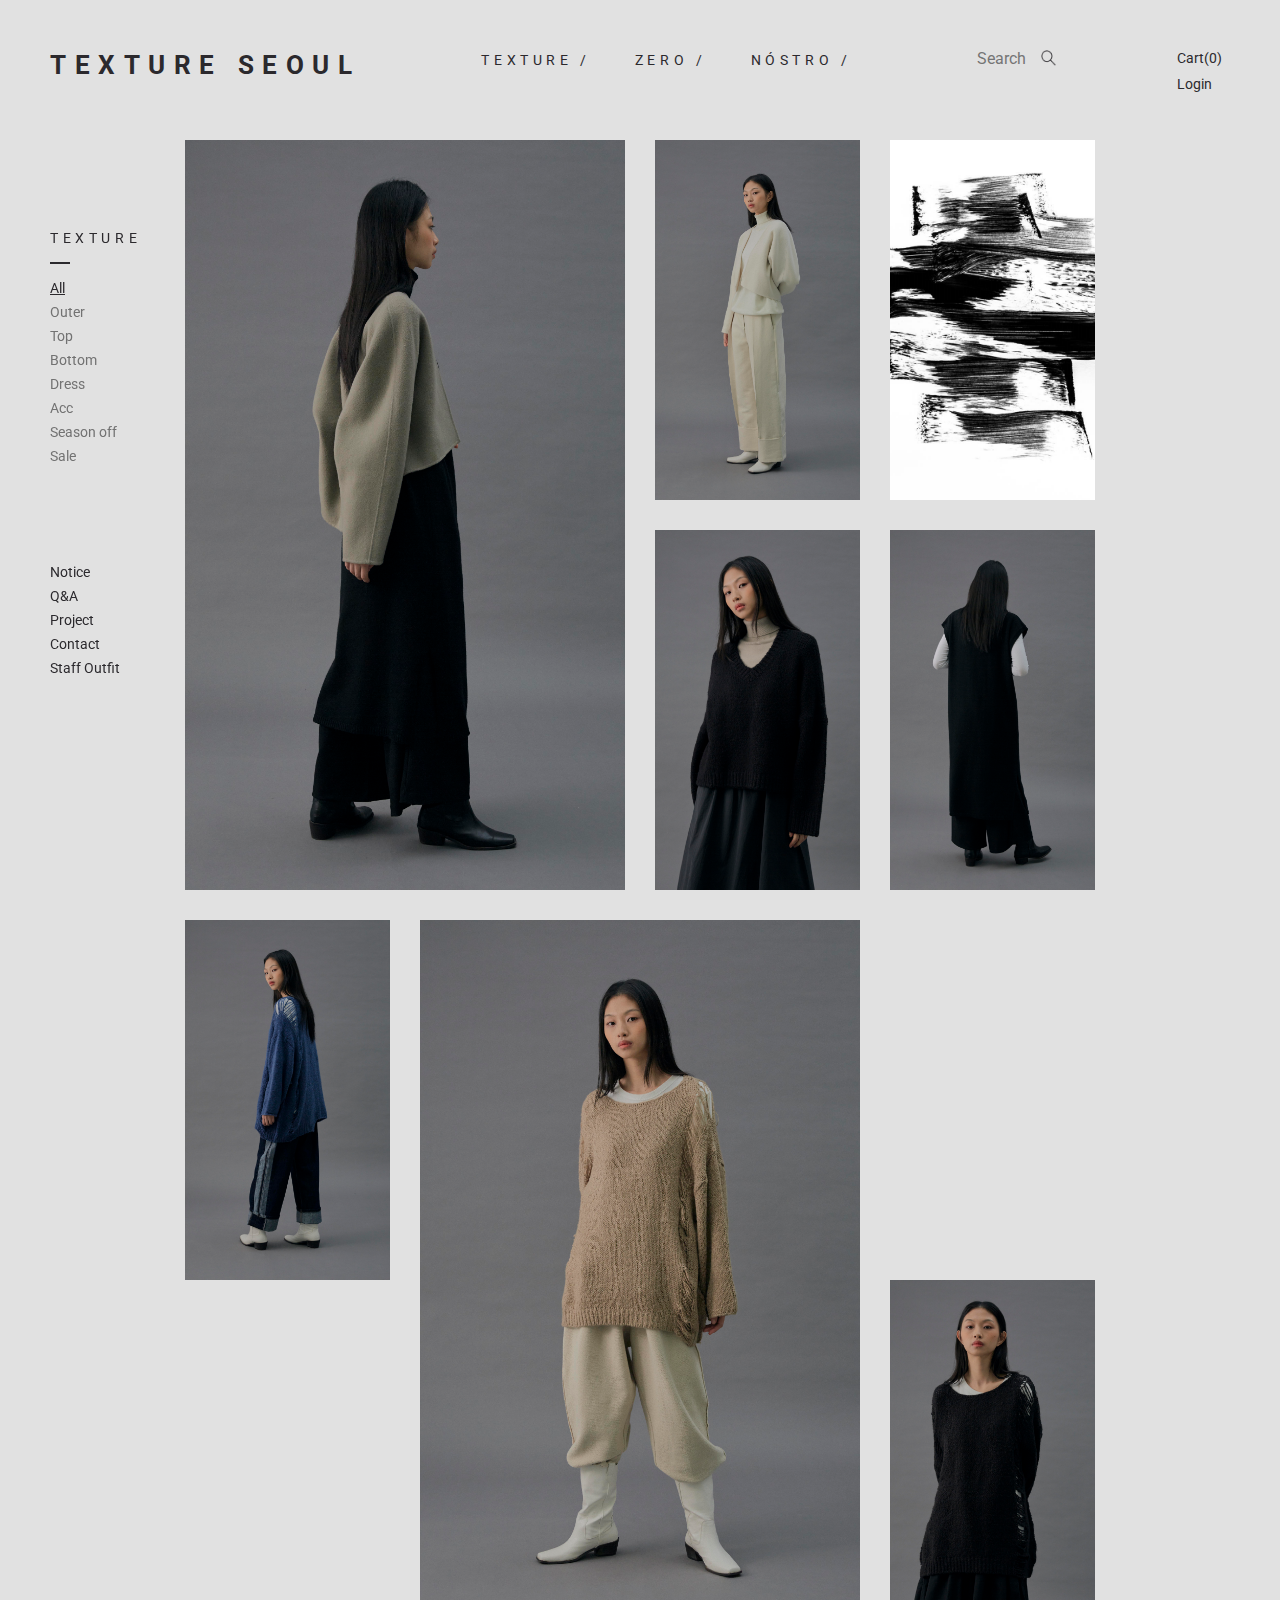
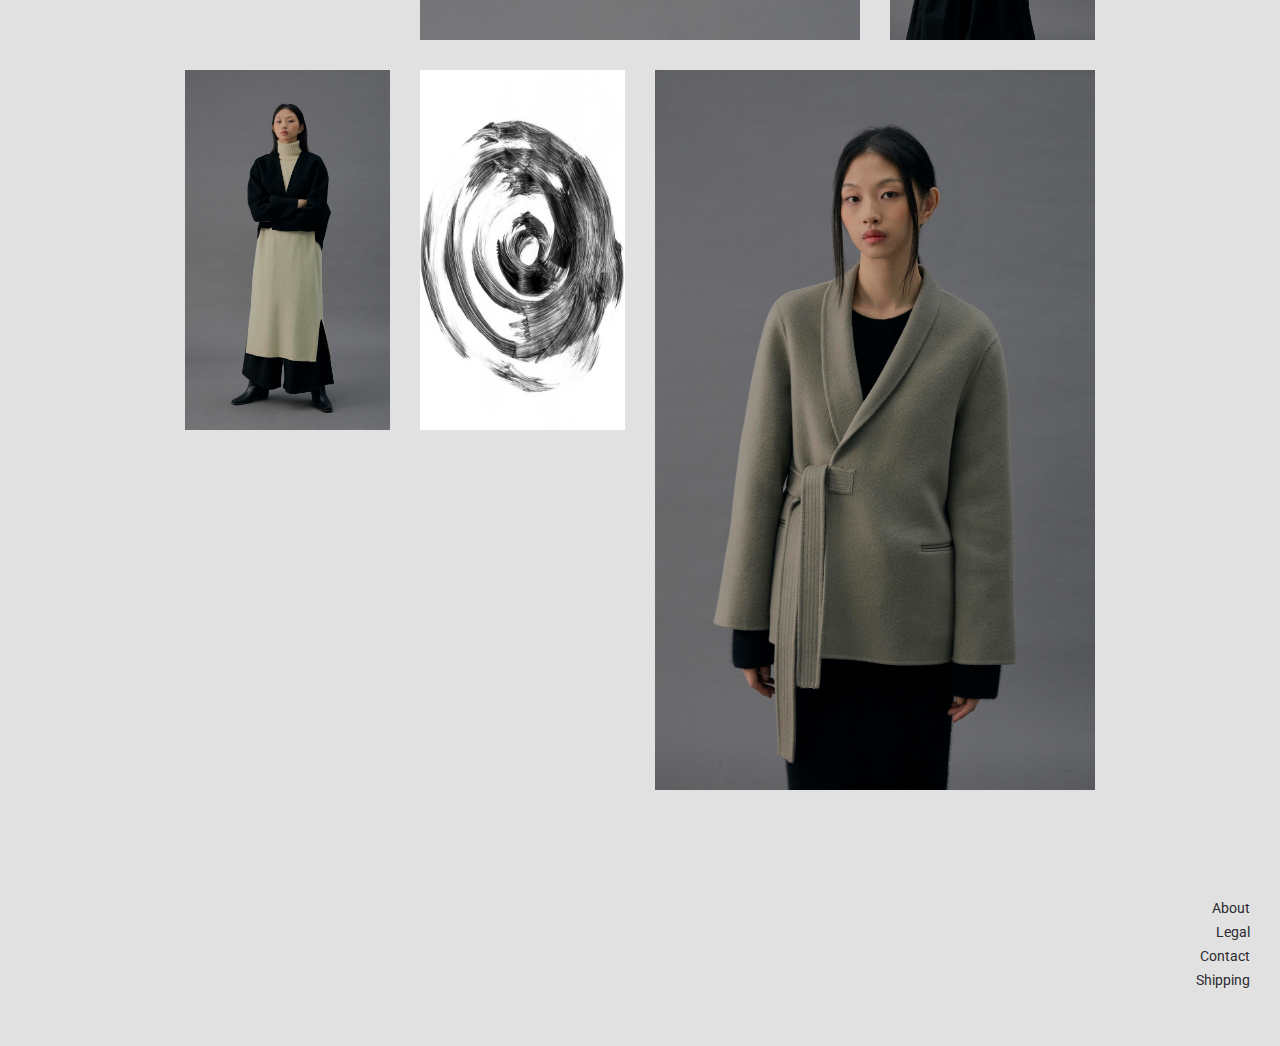
<file: webs/texture-seoul/shop.html>
<!DOCTYPE html>
<html lang="en">

<head>
    <meta charset="UTF-8">
    <meta name="viewport" content="width=device-width, initial-scale=1.0">
    <title>Texture Seoul</title>
    <link rel="shortcut icon" href="./asset/favicon/texture-seoul.ico">
    <link rel="stylesheet" href="css/grid.min.css">
    <link rel="stylesheet" href="css/shop.css">
</head>

<body>
    <!-- Header -->
    <header>
        <h1><a href="#">Texture Seoul</a></h1>

        <nav class="global-nav desktop-only">
            <ul>
                <li><a href="#">Texture &#47;</a></li>
                <li><a href="#">Zero &#47;</a></li>
                <li><a href="#">NÓSTRO &#47;</a></li>
            </ul>
        </nav>

        <div class="search-bar desktop-only">
            <input type="text" placeholder="Search" />
            <button aria-label="Search"></button>
        </div>

        <div class="mobile-layout">
            <!-- Toggle Menu -->
            <div class="mobile-nav mobile-only">
                <nav role="navigation">
                    <div id="toggle">
                        <input type="checkbox" />
                        <span></span>
                        <span></span>
                        <span></span>

                        <ul id="menu">
                            <li><a href="#">TEXTURE &#47;</a></li>
                            <li><a href="#">ZERO &#47;</a></li>
                            <li><a href="#">NÓSTRO &#47;</a></li>

                            <li><a href="#">Notice</a></li>
                            <li><a href="#">Q&A</a></li>
                            <li><a href="#">Project</a></li>
                            <li><a href="#">Contact</a></li>
                            <li><a href="#">Staff Outfit</a></li>

                            <li>
                                <a href="#">
                                    <img src="asset/search-icon.png" alt="Go search" />
                                </a>
                            </li>
                        </ul>
                    </div>
                </nav>
            </div>

            <ul class="customer-menu">
                <li><a href="#">Cart&lpar;<span class="js-result">0</span>&rpar;</a></li>
                <li><a href="#">Login</a></li>
            </ul>
        </div>
    </header>

    <aside class="desktop-only">
        <div class="sub-nav">
            <h2>Texture</h2>

            <nav>
                <ul>
                    <li><a href="#">All</a></li>
                    <li><a href="#">Outer</a></li>
                    <li><a href="#">Top</a></li>
                    <li><a href="#">Bottom</a></li>
                    <li><a href="#">Dress</a></li>
                    <li><a href="#">Acc</a></li>
                    <li><a href="#">Season off</a></li>
                    <li><a href="#">Sale</a></li>
                </ul>
            </nav>
        </div>

        <ul class="store-menu">
            <li><a href="#">Notice</a></li>
            <li><a href="#">Q&A</a></li>
            <li><a href="#">Project</a></li>
            <li><a href="#">Contact</a></li>
            <li><a href="#">Staff Outfit</a></li>
        </ul>
    </aside>
    <!-- </div> -->

    <!-- Products -->
    <section id="products">
        <div class="container">
            <!-- First Row -->
            <div class="row first-row">
                <div class="col-12 col-lg-6">
                    <div class="wrapper">
                        <a href="#" class="card a" aria-label="Mukmae Wool Jacket">
                            <div class="card-image"></div>
                            <div class="card-desc">
                                <h5>Mukmae Wool Jacket</h5>
                                <p>Gray</p>
                                <button type="button" class="js-button">Cart</button>
                                <p>&#8361 279,000</p>
                            </div>
                        </a>
                    </div>
                </div>

                <div class="col-6 col-lg-3 card-group">
                    <div class="wrapper">
                        <a href="#" class="card b" aria-label="Mukmae Wool Jacket">
                            <div class="card-image"></div>
                            <div class="card-desc">
                                <h5>Mukmae Wool Jacket</h5>
                                <p>Ivory</p>
                                <button type="button" class="js-button">Cart</button>
                                <p>&#8361 279,000</p>
                            </div>
                        </a>
                    </div>

                    <div class="wrapper">
                        <a href="#" class="card d" aria-label="Dammuk Knit">
                            <div class="card-image"></div>
                            <div class="card-desc">
                                <h5>Dammuk Knit</h5>
                                <p>Black</p>
                                <button type="button" class="js-button">Cart</button>
                                <p>&#8361 99,000</p>
                            </div>
                        </a>
                    </div>
                </div>

                <div class="col-6 col-lg-3 card-group">
                    <div class="wrapper">
                        <img src="asset/deco-01.jpg" alt="decoration" class="card c" />
                    </div>

                    <div class="wrapper">
                        <a href="#" class="card e" aria-label="Gureuk Knit Vest">
                            <div class="card-image"></div>
                            <div class="card-desc">
                                <h5>Gureuk Knit Vest</h5>
                                <p>Black</p>
                                <button type="button" class="js-button">Cart</button>
                                <p>&#8361 83,000</p>
                            </div>
                        </a>
                    </div>
                </div>
            </div>

            <!-- Second Row -->
            <div class="row second-row">
                <div class="col-12 col-lg-3">
                    <div class="wrapper">
                        <a href="#" class="card f" aria-label="Namsong Knit">
                            <div class="card-image"></div>
                            <div class="card-desc">
                                <h5>Namsong Knit</h5>
                                <p>Blue</p>
                                <button type="button" class="js-button">Cart</button>
                                <p>&#8361 80,000</p>
                            </div>
                        </a>
                    </div>
                </div>

                <div class="col-6 col-lg-6">
                    <div class="wrapper">
                        <a href="#" class="card g" aria-label="Namsong Knit">
                            <div class="card-image"></div>
                            <div class="card-desc">
                                <h5>Namsong Knit</h5>
                                <p>Beige</p>
                                <button type="button" class="js-button">Cart</button>
                                <p>&#8361 80,000</p>
                            </div>
                        </a>
                    </div>
                </div>

                <div class="col-6 col-lg-3">
                    <div class="wrapper">
                        <a href="#" class="card h" aria-label="Namsong Knit">
                            <div class="card-image"></div>
                            <div class="card-desc">
                                <h5>Namsong Knit</h5>
                                <p>Black</p>
                                <button type="button" class="js-button">Cart</button>
                                <p>&#8361 80,000</p>
                            </div>
                        </a>
                    </div>
                </div>
            </div>

            <!-- Third Row -->
            <div class="row third-row">
                <div class="col-12 col-lg-3">
                    <div class="wrapper">
                        <a href="#" class="card i" aria-label="Mukmae Wool Jacket">
                            <div class="card-image"></div>
                            <div class="card-desc">
                                <h5>Mukmae Wool Jacket</h5>
                                <p>Black</p>
                                <button type="button" class="js-button">Cart</button>
                                <p>&#8361 279,000</p>
                            </div>
                        </a>
                    </div>
                </div>

                <div class="col-6 col-lg-3">
                    <div class="wrapper">
                        <img src="asset/deco-02.jpg" alt="decoration" class="card j" />
                    </div>
                </div>

                <div class="col-6 col-lg-6">
                    <div class="wrapper">
                        <a href="#" class="card k" aria-label="Mukran Wool Jacket">
                            <div class="card-image"></div>
                            <div class="card-desc">
                                <h5>Mukran Wool Jacket</h5>
                                <p>Gray</p>
                                <button type="button" class="js-button">Cart</button>
                                <p>&#8361 274,000</p>
                            </div>
                        </a>
                    </div>
                </div>
            </div>
        </div>
    </section>

    <!-- Footer -->
    <footer>
        <ul>
            <li><a href="#">About</a></li>
            <li><a href="#">Legal</a></li>
            <li><a href="#">Contact</a></li>
            <li><a href="#">Shipping</a></li>
        </ul>
    </footer>

    <script src="js/app.js"></script>
</body>

</html>
</file>
<file: css/intro.css>
.intro {
  display: flex;
  justify-content: center;
  align-items: center;
  position: fixed;
  top: 0;
  left: 0;
  width: 100%;
  height: 100vh;
  background: black;
  z-index: 100;
}

.intro-text {
  color: rgb(230, 230, 230);
  font-size: 1rem;
}

.slider {
  position: fixed;
  top: 0;
  left: 0;
  width: 100%;
  height: 100vh;
  background: #2b292d;
  z-index: 100;
  transform: translateY(100%);
}

.hide {
  background: black;
  overflow: hidden;
}

.hide span {
  display: inline-block;
  transform: translateY(100%);
}

/* Tablet (768px) */
@media screen and (min-width: 768px) {
  .intro-text {
    font-size: 2rem;
  }
}

/* Laptop (1440px) */
@media screen and (min-width: 1440px) {
  .intro-text {
    font-size: 3rem;
  }
}
</file>
<file: css/style.css>
@import url(https://spoqa.github.io/spoqa-han-sans/css/SpoqaHanSansNeo.css);

/* Reset CSS */
* {
  margin: 0;
  padding: 0;
  box-sizing: border-box;
}

a {
  color: inherit;
  text-decoration: none;
  cursor: pointer;
}

li {
  list-style-type: none;
}

body {
  font-family: 'Spoqa Han Sans Neo', 'sans-serif';
  color: #2b292d;
}

/* Utilities */
.desktop-only {
  display: none;
}

.sr-only {
  position: absolute;
  z-index: -100;
  width: 1px;
  height: 1px;
  overflow: hidden;
  opacity: 0;
}

/* Hover Effect */
header .logo,
.menu ul:last-child a,
footer li {
  position: relative;
}

header .logo a::after,
.menu ul:last-child a::after,
footer li a::after {
  content: '';
  position: absolute;
  top: 50%;
  left: 110%;
  width: 0%;
  height: 1px;
  background-color: #2b292d;
  transition: width 500ms, left 500ms;
}

header .logo:hover a::after,
.menu ul:last-child a:hover::after,
footer li:hover a::after {
  width: 120%;
  left: -10%;
  transition: width 500ms;
  content: '';
  height: 1px;
  position: absolute;
  top: 50%;
  background-color: #2b292d;
}

header.open .logo a::after,
header.open .logo:hover a::after,
header.open .menu ul:last-child li a::after,
header.open .menu ul:last-child li:hover a::after {
  background-color: #fff;
}

/* Selection Effect */
.logo a::selection,
.work-title::selection,
.work-pic::selection,
.work-detail::selection,
.work-detail span::selection,
.about h3::selection,
.intro-profile img::selection,
.intro-title h2::selection,
.intro-title p::selection,
.intro-desc p span::selection,
.profile-detail span::selection,
.profile-detail p::selection,
.education li::selection,
.skills span::selection,
footer a::selection,
br::selection,
.scroll span::selection,
.category::selection,
.about p::selection,
.function li::selection,
.color div::selection,
.tools span::selection,
.links a::selection {
  color: #fff;
  background-color: #2b292d;
}

.menu a::selection {
  color: #fff;
  background-color: #494949;
}

/* Header */
header {
  position: sticky;
  position: -webkit-sticky;
  top: 0;
  display: flex;
  justify-content: space-between;
  align-items: center;
  width: 100%;
  height: 10vh;
  padding: 20px;
  background-color: #fff;
  z-index: 5;
  transition-delay: 0.25s;
}

header .logo {
  font-size: 20px;
  letter-spacing: 0.1em;
  transition: all 0.25ms ease-out;
  transition-delay: 0.25s;
}

/* Navigation */
header nav {
  position: relative;
}

.hamburger {
  width: 14px;
  cursor: pointer;
  transition: all 0.25s ease-out;
}

.line {
  width: 20px;
  height: 2px;
  margin-bottom: 5px;
  background-color: #2b292d;
  transition: all 0.25s ease-out;
}

.hamburger:hover .line:first-child {
  transform: translateX(5px);
}

.hamburger:hover .line:nth-child(2) {
  transform: translateX(-5px);
}

.menu {
  position: fixed;
  top: -100%;
  left: 100%;
  width: 100%;
  height: 90vh;
  padding: 30px 0;
  background-color: #2b292d;
  color: #797979;
  font-size: 24px;
  letter-spacing: 0.1em;
  transform: rotate(45deg);
  transition: all 0.25s ease-out;
  z-index: 100;
}

.menu ul {
  padding: 0 20px;
}

.menu ul:first-child,
.menu ul:nth-child(2) {
  margin-bottom: 40px;
}

.menu ul:nth-child(3) {
  font-size: 20px;
}

.menu ul:last-child {
  position: absolute;
  bottom: 40px;
  display: flex;
  justify-content: space-between;
  width: 100%;
  color: #fff;
  font-size: 16px;
  z-index: 10;
}

.menu li {
  width: fit-content;
  transition: all 0.25s ease-out;
}

.menu li:hover {
  color: #fff;
}

/* Navigation - Open */
header.open {
  background-color: #2b292d;
}

header.open .logo {
  color: #fff;
}

header.open .line {
  background-color: #fff;
}

header.open .line:first-child {
  transform: rotate(45deg) translateY(5px);
}

header.open .line:nth-child(2) {
  transform: rotate(-45deg) translateY(-5px);
}

header.open .hamburger:hover .line:first-child {
  transform: rotate(45deg) translateY(5px);
}

header.open .hamburger:hover .line:nth-child(2) {
  transform: rotate(-45deg) translateY(-5px);
}

header.open .hamburger:hover {
  transform-origin: center;
  transform: rotate(90deg);
}

header.open nav .menu {
  top: 10vh;
  left: 0;
  transform: rotate(0deg);
}

/* Works */
.work {
  position: relative;
  height: 70vh;
}

.work.habit-tracker,
.work.momentum,
.work.drawing-board {
  color: #fff;
}

.work-pic {
  display: block;
  height: 100%;
}

.work.youtube .work-pic {
  background: url(../assets/images/Miami_Oklahoma-Stephen_Shore.jpg);
  background-size: cover;
  background-repeat: no-repeat;
  background-position: center;
}

.work.habit-tracker .work-pic {
  background: url(https://www.tate.org.uk/art/images/work/P/P78/P78351_10.jpg);
  background-size: cover;
  background-repeat: no-repeat;
  background-position: center;
}

.work.momentum .work-pic {
  background: url(../assets/images/STEACY_Deadline-081.jpg);
  background-size: cover;
  background-repeat: no-repeat;
  background-position: center;
}

.work.drawing-board .work-pic {
  background: url(../assets/images/Drawing_About_Drawing-Brett_Whiteley.jpg);
  background-size: cover;
  background-repeat: no-repeat;
  background-position: center;
}

.work-desc {
  position: absolute;
  top: 20px;
  left: 20px;
  letter-spacing: -0.05em;
}

.work-title {
  display: block;
  margin-bottom: 8px;
  font-weight: 700;
  font-size: 30px;
  text-transform: capitalize;
}

.work-detail {
  font-size: 16px;
  text-transform: lowercase;
}

.work-detail span::after {
  content: '-';
  display: inline-block;
  margin: 0 2px;
}

.work-detail span:last-child::after {
  content: '';
}

/* Footer */
footer {
  display: none;
}

/* About */
.about {
  font-size: 16px;
  letter-spacing: -0.05em;
}

.about section {
  margin: 50px 20px 100px;
}

.about h3 {
  display: block;
  margin-bottom: 50px;
  font-weight: 700;
  text-align: center;
  font-size: 20px;
  letter-spacing: 0.05em;
  text-transform: uppercase;
}

.intro {
  text-align: center;
}

.intro-profile {
  margin-bottom: 20px;
}

.intro-profile img {
  width: 50vw;
  max-width: 250px;
}

.intro-title {
  margin-bottom: 50px;
  font-size: 18px;
}

.intro-title h2 {
  margin-bottom: 10px;
  font-weight: 700;
}

.intro-title p {
  font-weight: 300;
}

.intro-desc {
  text-align: left;
  line-height: 1.25;
}

.intro-desc span {
  display: block;
  margin-bottom: 20px;
}

.intro-desc span:last-child {
  margin-bottom: 0;
}

.profile-detail li {
  display: flex;
  margin-bottom: 10px;
}

.profile-detail li span {
  max-width: 12vw;
  margin-right: 20px;
}

.education li,
.skills li {
  margin-bottom: 10px;
}

.education li::before {
  content: '';
  display: inline-block;
  width: 4px;
  height: 4px;
  margin-right: 8px;
  border-radius: 50%;
  border: 1px solid #2b292d;
  background-color: #2b292d;
}

.skills-detail li {
  display: flex;
  align-items: center;
  margin-bottom: 10px;
}

.skill-title {
  display: inline-block;
  width: 70px;
  max-width: 12vw;
  margin-right: 20px;
  font-weight: 700;
}

/* Tablet (768px) */
@media screen and (min-width: 768px) {
  /* Header */
  header {
    padding: 30px 50px;
  }

  /* Navigation */
  .menu {
    display: flex;
    flex-direction: column;
    justify-content: center;
    padding: 0;
    font-size: 50px;
  }

  .menu ul {
    display: flex;
    flex-wrap: wrap;
    padding: 0 50px;
    transform: translateY(-50px);
  }

  .menu ul:first-child {
    margin-bottom: 60px;
  }

  .menu ul:nth-child(2) {
    margin-bottom: 80px;
  }

  .menu ul:nth-child(3) {
    font-size: 30px;
  }

  .menu ul:last-child {
    bottom: 0;
    letter-spacing: 0.1em;
  }

  .menu ul li::after {
    content: '-';
    margin: 0 10px;
  }

  .menu ul li:last-child::after,
  .menu ul:last-child li::after {
    content: '';
  }

  /* Works */
  .work-desc {
    top: 50px;
    left: 50px;
  }

  .work-title {
    margin-bottom: 20px;
    font-size: 60px;
  }

  .work-detail {
    font-size: 22px;
  }

  .work-detail span::after {
    margin: 0 5px;
  }

  /* About */
  .about {
    display: flex;
    flex-direction: column;
    align-items: center;
    max-width: 1050px;
  }

  .about section {
    display: flex;
    justify-content: center;
    margin: 0;
    padding: 100px 50px;
  }

  .about h3 {
    width: 20vw;
    margin-bottom: 0;
    margin-right: 50px;
    text-align: right;
    font-size: 30px;
  }

  .intro {
    text-align: left;
  }

  .intro-profile {
    margin-bottom: 0;
    margin-right: 50px;
  }

  .intro-profile img {
    max-width: 25vw;
  }

  .intro-wrapper {
    max-width: 310px;
  }

  .intro-title {
    display: flex;
    margin-bottom: 20px;
    line-height: 1;
  }

  .intro-title h2 {
    margin-bottom: 0;
    margin-right: 20px;
  }

  .intro-desc span {
    margin-bottom: 10px;
  }

  .skills-detail {
    width: 450px;
  }

  .skill-title.ninety.animate + span::before {
    width: 20.25vw;
  }

  .skill-title.seventy.animate + span::before {
    width: 13.5vw;
  }
}

/* Laptop (1440px) */
@media screen and (min-width: 1440px) {
  /* Utilities */
  .desktop-only {
    display: block;
  }

  .scroll {
    width: 80px;
    text-align: center;
    transition: transform 0.6s ease-in-out, opacity 0.5s ease,
      pointer-events 0.5s ease;
  }

  .scroll-line {
    position: absolute;
    left: 10px;
    bottom: -5px;
    width: 60px;
    height: 1px;
    overflow: hidden;
  }

  .scroll-line div {
    position: absolute;
    left: 0;
    top: 0;
    width: 60px;
    height: 1px;
    background-color: #2b292d;

    -webkit-animation-duration: 1.5s;
    animation-duration: 1.5s;
    -webkit-animation-fill-mode: both;
    animation-fill-mode: both;
    -webkit-animation-iteration-count: infinite;
    animation-iteration-count: infinite;
    -webkit-animation-name: scroll-line;
    animation-name: scroll-line;
    -webkit-animation-timing-function: ease-in-out;
    animation-timing-function: ease-in-out;
  }

  @-webkit-keyframes scroll-line {
    from,
    5% {
      width: 0px;
    }
    33%,
    66% {
      left: 0px;
      width: 80px;
    }
    95%,
    to {
      left: 80px;
    }
  }

  @keyframes scroll-info-line {
    from,
    5% {
      width: 0px;
    }
    33%,
    66% {
      left: 0px;
      width: 80px;
    }
    95%,
    to {
      left: 80px;
    }
  }

  .cursor {
    position: absolute;
    width: 3rem;
    height: 3rem;
    color: #fff;
    background-color: #2b292d;
    text-align: center;
    font-size: 1rem;
    line-height: 3rem;
    border-radius: 50%;
    transform: translate(-50%, -50%);
    transform-origin: 100% 100%;
    pointer-events: none;
    z-index: 10;
  }

  .no-display {
    display: none;
  }

  .pagers {
    display: block;
    position: absolute;
    top: 50%;
    right: 50px;
    transform: translateY(-50%);
  }

  .pagers li {
    width: 10px;
    height: 10px;
    margin-bottom: 12px;
    border-radius: 50%;
    border: 1px solid #2b292d;
    transition: all 0.25s;
  }

  .pagers li.active {
    background-color: #2b292d;
  }

  /* Header */
  header {
    position: fixed;
    padding: 50px;
    background-color: transparent;
    z-index: 10;
  }

  /* Works */
  .work-section {
    position: relative;
    width: 100vw;
    height: 100vh;
    z-index: 5;
    overflow: hidden;
  }

  .work-list {
    position: relative;
    width: 100%;
    height: 100%;
  }

  .work {
    position: absolute;
    bottom: -100%;
    left: 60%;
    width: 40%;
    max-height: 60vh;
    height: 100%;
    transform: translate(-50%, -50%) rotate(10deg);
    z-index: 5;
    transition: all 1s ease;
  }

  .work-title-list {
    position: absolute;
    top: -100%;
    width: 100%;
    height: 100%;
  }

  .work-title-list .work-title {
    position: absolute;
    bottom: 0;
    left: 50%;
    max-height: 10vh;
    line-height: 10vh;
    letter-spacing: -0.05em;
    z-index: 10;
  }

  .work .work-pic {
    max-width: 25vw;
    cursor: none;
  }

  .work-desc {
    position: static;
    color: #2b292d;
  }

  .work-title {
    position: absolute;
    top: 50%;
    right: -50px;
    transform: translateY(-50%);
    width: fit-content;
    font-size: 90px;
  }

  .work-detail {
    position: absolute;
    left: -50px;
    bottom: -17px;
    width: fit-content;
    transform: rotate(270deg);
    transform-origin: left;
    opacity: 0;
  }

  button:focus {
    outline: none;
  }
  button:nth-child(1) {
    left: 8%;
  }
  button:nth-child(2) {
    right: 8%;
  }

  /* About */
  .about {
    width: fit-content;
    max-width: none;
    margin: 0 auto;
    font-size: 18px;
  }

  .about section {
    width: 60vw;
    max-width: 830px;
    justify-content: flex-start;
  }

  .about h3 {
    width: 300px;
    margin-right: 100px;
    text-align: right;
    font-size: 40px;
  }

  .intro-wrapper,
  .profile-detail,
  .education ul,
  .skills-detail {
    max-width: 500px;
  }

  .intro-profile {
    margin-right: 100px;
  }

  .intro-profile img {
    max-width: 300px;
  }

  .intro-title {
    margin-bottom: 50px;
    font-size: 20px;
    line-height: 20px;
  }

  .skill-title.ninety.animate + span::before {
    width: 11.25vw;
  }

  .skill-title.seventy.animate + span::before {
    width: 8.75vw;
  }

  /* Footer */
  footer {
    position: fixed;
    bottom: 0;
    display: block;
    width: 100%;
    padding: 50px;
    z-index: 5;
  }

  footer ul {
    display: flex;
    justify-content: space-between;
    font-size: 16px;
    letter-spacing: 0.1em;
  }
}
</file>
<file: webs/aloha-poke/css/grid.min.css>
.sr-only{position:absolute;width:1px;height:1px;padding:0;margin:-1px;overflow:hidden;clip:rect(0, 0, 0, 0);white-space:nowrap;border:0}.sr-only-focusable:active,.sr-only-focusable:focus{position:static;width:auto;height:auto;overflow:visible;clip:auto;white-space:normal}/*!
 * Bootstrap Grid v4.4.1 (https://getbootstrap.com/)
 * Copyright 2011-2019 The Bootstrap Authors
 * Copyright 2011-2019 Twitter, Inc.
 * Licensed under MIT (https://github.com/twbs/bootstrap/blob/master/LICENSE)
 */html{-webkit-box-sizing:border-box;box-sizing:border-box;-ms-overflow-style:scrollbar}*,*::before,*::after{-webkit-box-sizing:inherit;box-sizing:inherit}.container{width:100%;padding-right:15px;padding-left:15px;margin-right:auto;margin-left:auto}@media (min-width: 576px){.container{max-width:540px}}@media (min-width: 768px){.container{max-width:720px}}@media (min-width: 992px){.container{max-width:960px}}@media (min-width: 1200px){.container{max-width:1140px}}.container-fluid,.container-sm,.container-md,.container-lg,.container-xl{width:100%;padding-right:15px;padding-left:15px;margin-right:auto;margin-left:auto}@media (min-width: 576px){.container,.container-sm{max-width:540px}}@media (min-width: 768px){.container,.container-sm,.container-md{max-width:720px}}@media (min-width: 992px){.container,.container-sm,.container-md,.container-lg{max-width:960px}}@media (min-width: 1200px){.container,.container-sm,.container-md,.container-lg,.container-xl{max-width:1140px}}.row{display:-webkit-box;display:-ms-flexbox;display:flex;-ms-flex-wrap:wrap;flex-wrap:wrap;margin-right:-15px;margin-left:-15px}.no-gutters{margin-right:0;margin-left:0}.no-gutters>.col,.no-gutters>[class*="col-"]{padding-right:0;padding-left:0}.col-1,.col-2,.col-3,.col-4,.col-5,.col-6,.col-7,.col-8,.col-9,.col-10,.col-11,.col-12,.col,.col-auto,.col-sm-1,.col-sm-2,.col-sm-3,.col-sm-4,.col-sm-5,.col-sm-6,.col-sm-7,.col-sm-8,.col-sm-9,.col-sm-10,.col-sm-11,.col-sm-12,.col-sm,.col-sm-auto,.col-md-1,.col-md-2,.col-md-3,.col-md-4,.col-md-5,.col-md-6,.col-md-7,.col-md-8,.col-md-9,.col-md-10,.col-md-11,.col-md-12,.col-md,.col-md-auto,.col-lg-1,.col-lg-2,.col-lg-3,.col-lg-4,.col-lg-5,.col-lg-6,.col-lg-7,.col-lg-8,.col-lg-9,.col-lg-10,.col-lg-11,.col-lg-12,.col-lg,.col-lg-auto,.col-xl-1,.col-xl-2,.col-xl-3,.col-xl-4,.col-xl-5,.col-xl-6,.col-xl-7,.col-xl-8,.col-xl-9,.col-xl-10,.col-xl-11,.col-xl-12,.col-xl,.col-xl-auto{position:relative;width:100%;padding-right:15px;padding-left:15px}.col{-ms-flex-preferred-size:0;flex-basis:0;-webkit-box-flex:1;-ms-flex-positive:1;flex-grow:1;max-width:100%}.row-cols-1>*{-webkit-box-flex:0;-ms-flex:0 0 100%;flex:0 0 100%;max-width:100%}.row-cols-2>*{-webkit-box-flex:0;-ms-flex:0 0 50%;flex:0 0 50%;max-width:50%}.row-cols-3>*{-webkit-box-flex:0;-ms-flex:0 0 33.3333333333%;flex:0 0 33.3333333333%;max-width:33.3333333333%}.row-cols-4>*{-webkit-box-flex:0;-ms-flex:0 0 25%;flex:0 0 25%;max-width:25%}.row-cols-5>*{-webkit-box-flex:0;-ms-flex:0 0 20%;flex:0 0 20%;max-width:20%}.row-cols-6>*{-webkit-box-flex:0;-ms-flex:0 0 16.6666666667%;flex:0 0 16.6666666667%;max-width:16.6666666667%}.col-auto{-webkit-box-flex:0;-ms-flex:0 0 auto;flex:0 0 auto;width:auto;max-width:100%}.col-1{-webkit-box-flex:0;-ms-flex:0 0 8.3333333333%;flex:0 0 8.3333333333%;max-width:8.3333333333%}.col-2{-webkit-box-flex:0;-ms-flex:0 0 16.6666666667%;flex:0 0 16.6666666667%;max-width:16.6666666667%}.col-3{-webkit-box-flex:0;-ms-flex:0 0 25%;flex:0 0 25%;max-width:25%}.col-4{-webkit-box-flex:0;-ms-flex:0 0 33.3333333333%;flex:0 0 33.3333333333%;max-width:33.3333333333%}.col-5{-webkit-box-flex:0;-ms-flex:0 0 41.6666666667%;flex:0 0 41.6666666667%;max-width:41.6666666667%}.col-6{-webkit-box-flex:0;-ms-flex:0 0 50%;flex:0 0 50%;max-width:50%}.col-7{-webkit-box-flex:0;-ms-flex:0 0 58.3333333333%;flex:0 0 58.3333333333%;max-width:58.3333333333%}.col-8{-webkit-box-flex:0;-ms-flex:0 0 66.6666666667%;flex:0 0 66.6666666667%;max-width:66.6666666667%}.col-9{-webkit-box-flex:0;-ms-flex:0 0 75%;flex:0 0 75%;max-width:75%}.col-10{-webkit-box-flex:0;-ms-flex:0 0 83.3333333333%;flex:0 0 83.3333333333%;max-width:83.3333333333%}.col-11{-webkit-box-flex:0;-ms-flex:0 0 91.6666666667%;flex:0 0 91.6666666667%;max-width:91.6666666667%}.col-12{-webkit-box-flex:0;-ms-flex:0 0 100%;flex:0 0 100%;max-width:100%}.order-first{-webkit-box-ordinal-group:0;-ms-flex-order:-1;order:-1}.order-last{-webkit-box-ordinal-group:14;-ms-flex-order:13;order:13}.order-0{-webkit-box-ordinal-group:1;-ms-flex-order:0;order:0}.order-1{-webkit-box-ordinal-group:2;-ms-flex-order:1;order:1}.order-2{-webkit-box-ordinal-group:3;-ms-flex-order:2;order:2}.order-3{-webkit-box-ordinal-group:4;-ms-flex-order:3;order:3}.order-4{-webkit-box-ordinal-group:5;-ms-flex-order:4;order:4}.order-5{-webkit-box-ordinal-group:6;-ms-flex-order:5;order:5}.order-6{-webkit-box-ordinal-group:7;-ms-flex-order:6;order:6}.order-7{-webkit-box-ordinal-group:8;-ms-flex-order:7;order:7}.order-8{-webkit-box-ordinal-group:9;-ms-flex-order:8;order:8}.order-9{-webkit-box-ordinal-group:10;-ms-flex-order:9;order:9}.order-10{-webkit-box-ordinal-group:11;-ms-flex-order:10;order:10}.order-11{-webkit-box-ordinal-group:12;-ms-flex-order:11;order:11}.order-12{-webkit-box-ordinal-group:13;-ms-flex-order:12;order:12}.offset-1{margin-left:8.3333333333%}.offset-2{margin-left:16.6666666667%}.offset-3{margin-left:25%}.offset-4{margin-left:33.3333333333%}.offset-5{margin-left:41.6666666667%}.offset-6{margin-left:50%}.offset-7{margin-left:58.3333333333%}.offset-8{margin-left:66.6666666667%}.offset-9{margin-left:75%}.offset-10{margin-left:83.3333333333%}.offset-11{margin-left:91.6666666667%}@media (min-width: 576px){.col-sm{-ms-flex-preferred-size:0;flex-basis:0;-webkit-box-flex:1;-ms-flex-positive:1;flex-grow:1;max-width:100%}.row-cols-sm-1>*{-webkit-box-flex:0;-ms-flex:0 0 100%;flex:0 0 100%;max-width:100%}.row-cols-sm-2>*{-webkit-box-flex:0;-ms-flex:0 0 50%;flex:0 0 50%;max-width:50%}.row-cols-sm-3>*{-webkit-box-flex:0;-ms-flex:0 0 33.3333333333%;flex:0 0 33.3333333333%;max-width:33.3333333333%}.row-cols-sm-4>*{-webkit-box-flex:0;-ms-flex:0 0 25%;flex:0 0 25%;max-width:25%}.row-cols-sm-5>*{-webkit-box-flex:0;-ms-flex:0 0 20%;flex:0 0 20%;max-width:20%}.row-cols-sm-6>*{-webkit-box-flex:0;-ms-flex:0 0 16.6666666667%;flex:0 0 16.6666666667%;max-width:16.6666666667%}.col-sm-auto{-webkit-box-flex:0;-ms-flex:0 0 auto;flex:0 0 auto;width:auto;max-width:100%}.col-sm-1{-webkit-box-flex:0;-ms-flex:0 0 8.3333333333%;flex:0 0 8.3333333333%;max-width:8.3333333333%}.col-sm-2{-webkit-box-flex:0;-ms-flex:0 0 16.6666666667%;flex:0 0 16.6666666667%;max-width:16.6666666667%}.col-sm-3{-webkit-box-flex:0;-ms-flex:0 0 25%;flex:0 0 25%;max-width:25%}.col-sm-4{-webkit-box-flex:0;-ms-flex:0 0 33.3333333333%;flex:0 0 33.3333333333%;max-width:33.3333333333%}.col-sm-5{-webkit-box-flex:0;-ms-flex:0 0 41.6666666667%;flex:0 0 41.6666666667%;max-width:41.6666666667%}.col-sm-6{-webkit-box-flex:0;-ms-flex:0 0 50%;flex:0 0 50%;max-width:50%}.col-sm-7{-webkit-box-flex:0;-ms-flex:0 0 58.3333333333%;flex:0 0 58.3333333333%;max-width:58.3333333333%}.col-sm-8{-webkit-box-flex:0;-ms-flex:0 0 66.6666666667%;flex:0 0 66.6666666667%;max-width:66.6666666667%}.col-sm-9{-webkit-box-flex:0;-ms-flex:0 0 75%;flex:0 0 75%;max-width:75%}.col-sm-10{-webkit-box-flex:0;-ms-flex:0 0 83.3333333333%;flex:0 0 83.3333333333%;max-width:83.3333333333%}.col-sm-11{-webkit-box-flex:0;-ms-flex:0 0 91.6666666667%;flex:0 0 91.6666666667%;max-width:91.6666666667%}.col-sm-12{-webkit-box-flex:0;-ms-flex:0 0 100%;flex:0 0 100%;max-width:100%}.order-sm-first{-webkit-box-ordinal-group:0;-ms-flex-order:-1;order:-1}.order-sm-last{-webkit-box-ordinal-group:14;-ms-flex-order:13;order:13}.order-sm-0{-webkit-box-ordinal-group:1;-ms-flex-order:0;order:0}.order-sm-1{-webkit-box-ordinal-group:2;-ms-flex-order:1;order:1}.order-sm-2{-webkit-box-ordinal-group:3;-ms-flex-order:2;order:2}.order-sm-3{-webkit-box-ordinal-group:4;-ms-flex-order:3;order:3}.order-sm-4{-webkit-box-ordinal-group:5;-ms-flex-order:4;order:4}.order-sm-5{-webkit-box-ordinal-group:6;-ms-flex-order:5;order:5}.order-sm-6{-webkit-box-ordinal-group:7;-ms-flex-order:6;order:6}.order-sm-7{-webkit-box-ordinal-group:8;-ms-flex-order:7;order:7}.order-sm-8{-webkit-box-ordinal-group:9;-ms-flex-order:8;order:8}.order-sm-9{-webkit-box-ordinal-group:10;-ms-flex-order:9;order:9}.order-sm-10{-webkit-box-ordinal-group:11;-ms-flex-order:10;order:10}.order-sm-11{-webkit-box-ordinal-group:12;-ms-flex-order:11;order:11}.order-sm-12{-webkit-box-ordinal-group:13;-ms-flex-order:12;order:12}.offset-sm-0{margin-left:0}.offset-sm-1{margin-left:8.3333333333%}.offset-sm-2{margin-left:16.6666666667%}.offset-sm-3{margin-left:25%}.offset-sm-4{margin-left:33.3333333333%}.offset-sm-5{margin-left:41.6666666667%}.offset-sm-6{margin-left:50%}.offset-sm-7{margin-left:58.3333333333%}.offset-sm-8{margin-left:66.6666666667%}.offset-sm-9{margin-left:75%}.offset-sm-10{margin-left:83.3333333333%}.offset-sm-11{margin-left:91.6666666667%}}@media (min-width: 768px){.col-md{-ms-flex-preferred-size:0;flex-basis:0;-webkit-box-flex:1;-ms-flex-positive:1;flex-grow:1;max-width:100%}.row-cols-md-1>*{-webkit-box-flex:0;-ms-flex:0 0 100%;flex:0 0 100%;max-width:100%}.row-cols-md-2>*{-webkit-box-flex:0;-ms-flex:0 0 50%;flex:0 0 50%;max-width:50%}.row-cols-md-3>*{-webkit-box-flex:0;-ms-flex:0 0 33.3333333333%;flex:0 0 33.3333333333%;max-width:33.3333333333%}.row-cols-md-4>*{-webkit-box-flex:0;-ms-flex:0 0 25%;flex:0 0 25%;max-width:25%}.row-cols-md-5>*{-webkit-box-flex:0;-ms-flex:0 0 20%;flex:0 0 20%;max-width:20%}.row-cols-md-6>*{-webkit-box-flex:0;-ms-flex:0 0 16.6666666667%;flex:0 0 16.6666666667%;max-width:16.6666666667%}.col-md-auto{-webkit-box-flex:0;-ms-flex:0 0 auto;flex:0 0 auto;width:auto;max-width:100%}.col-md-1{-webkit-box-flex:0;-ms-flex:0 0 8.3333333333%;flex:0 0 8.3333333333%;max-width:8.3333333333%}.col-md-2{-webkit-box-flex:0;-ms-flex:0 0 16.6666666667%;flex:0 0 16.6666666667%;max-width:16.6666666667%}.col-md-3{-webkit-box-flex:0;-ms-flex:0 0 25%;flex:0 0 25%;max-width:25%}.col-md-4{-webkit-box-flex:0;-ms-flex:0 0 33.3333333333%;flex:0 0 33.3333333333%;max-width:33.3333333333%}.col-md-5{-webkit-box-flex:0;-ms-flex:0 0 41.6666666667%;flex:0 0 41.6666666667%;max-width:41.6666666667%}.col-md-6{-webkit-box-flex:0;-ms-flex:0 0 50%;flex:0 0 50%;max-width:50%}.col-md-7{-webkit-box-flex:0;-ms-flex:0 0 58.3333333333%;flex:0 0 58.3333333333%;max-width:58.3333333333%}.col-md-8{-webkit-box-flex:0;-ms-flex:0 0 66.6666666667%;flex:0 0 66.6666666667%;max-width:66.6666666667%}.col-md-9{-webkit-box-flex:0;-ms-flex:0 0 75%;flex:0 0 75%;max-width:75%}.col-md-10{-webkit-box-flex:0;-ms-flex:0 0 83.3333333333%;flex:0 0 83.3333333333%;max-width:83.3333333333%}.col-md-11{-webkit-box-flex:0;-ms-flex:0 0 91.6666666667%;flex:0 0 91.6666666667%;max-width:91.6666666667%}.col-md-12{-webkit-box-flex:0;-ms-flex:0 0 100%;flex:0 0 100%;max-width:100%}.order-md-first{-webkit-box-ordinal-group:0;-ms-flex-order:-1;order:-1}.order-md-last{-webkit-box-ordinal-group:14;-ms-flex-order:13;order:13}.order-md-0{-webkit-box-ordinal-group:1;-ms-flex-order:0;order:0}.order-md-1{-webkit-box-ordinal-group:2;-ms-flex-order:1;order:1}.order-md-2{-webkit-box-ordinal-group:3;-ms-flex-order:2;order:2}.order-md-3{-webkit-box-ordinal-group:4;-ms-flex-order:3;order:3}.order-md-4{-webkit-box-ordinal-group:5;-ms-flex-order:4;order:4}.order-md-5{-webkit-box-ordinal-group:6;-ms-flex-order:5;order:5}.order-md-6{-webkit-box-ordinal-group:7;-ms-flex-order:6;order:6}.order-md-7{-webkit-box-ordinal-group:8;-ms-flex-order:7;order:7}.order-md-8{-webkit-box-ordinal-group:9;-ms-flex-order:8;order:8}.order-md-9{-webkit-box-ordinal-group:10;-ms-flex-order:9;order:9}.order-md-10{-webkit-box-ordinal-group:11;-ms-flex-order:10;order:10}.order-md-11{-webkit-box-ordinal-group:12;-ms-flex-order:11;order:11}.order-md-12{-webkit-box-ordinal-group:13;-ms-flex-order:12;order:12}.offset-md-0{margin-left:0}.offset-md-1{margin-left:8.3333333333%}.offset-md-2{margin-left:16.6666666667%}.offset-md-3{margin-left:25%}.offset-md-4{margin-left:33.3333333333%}.offset-md-5{margin-left:41.6666666667%}.offset-md-6{margin-left:50%}.offset-md-7{margin-left:58.3333333333%}.offset-md-8{margin-left:66.6666666667%}.offset-md-9{margin-left:75%}.offset-md-10{margin-left:83.3333333333%}.offset-md-11{margin-left:91.6666666667%}}@media (min-width: 992px){.col-lg{-ms-flex-preferred-size:0;flex-basis:0;-webkit-box-flex:1;-ms-flex-positive:1;flex-grow:1;max-width:100%}.row-cols-lg-1>*{-webkit-box-flex:0;-ms-flex:0 0 100%;flex:0 0 100%;max-width:100%}.row-cols-lg-2>*{-webkit-box-flex:0;-ms-flex:0 0 50%;flex:0 0 50%;max-width:50%}.row-cols-lg-3>*{-webkit-box-flex:0;-ms-flex:0 0 33.3333333333%;flex:0 0 33.3333333333%;max-width:33.3333333333%}.row-cols-lg-4>*{-webkit-box-flex:0;-ms-flex:0 0 25%;flex:0 0 25%;max-width:25%}.row-cols-lg-5>*{-webkit-box-flex:0;-ms-flex:0 0 20%;flex:0 0 20%;max-width:20%}.row-cols-lg-6>*{-webkit-box-flex:0;-ms-flex:0 0 16.6666666667%;flex:0 0 16.6666666667%;max-width:16.6666666667%}.col-lg-auto{-webkit-box-flex:0;-ms-flex:0 0 auto;flex:0 0 auto;width:auto;max-width:100%}.col-lg-1{-webkit-box-flex:0;-ms-flex:0 0 8.3333333333%;flex:0 0 8.3333333333%;max-width:8.3333333333%}.col-lg-2{-webkit-box-flex:0;-ms-flex:0 0 16.6666666667%;flex:0 0 16.6666666667%;max-width:16.6666666667%}.col-lg-3{-webkit-box-flex:0;-ms-flex:0 0 25%;flex:0 0 25%;max-width:25%}.col-lg-4{-webkit-box-flex:0;-ms-flex:0 0 33.3333333333%;flex:0 0 33.3333333333%;max-width:33.3333333333%}.col-lg-5{-webkit-box-flex:0;-ms-flex:0 0 41.6666666667%;flex:0 0 41.6666666667%;max-width:41.6666666667%}.col-lg-6{-webkit-box-flex:0;-ms-flex:0 0 50%;flex:0 0 50%;max-width:50%}.col-lg-7{-webkit-box-flex:0;-ms-flex:0 0 58.3333333333%;flex:0 0 58.3333333333%;max-width:58.3333333333%}.col-lg-8{-webkit-box-flex:0;-ms-flex:0 0 66.6666666667%;flex:0 0 66.6666666667%;max-width:66.6666666667%}.col-lg-9{-webkit-box-flex:0;-ms-flex:0 0 75%;flex:0 0 75%;max-width:75%}.col-lg-10{-webkit-box-flex:0;-ms-flex:0 0 83.3333333333%;flex:0 0 83.3333333333%;max-width:83.3333333333%}.col-lg-11{-webkit-box-flex:0;-ms-flex:0 0 91.6666666667%;flex:0 0 91.6666666667%;max-width:91.6666666667%}.col-lg-12{-webkit-box-flex:0;-ms-flex:0 0 100%;flex:0 0 100%;max-width:100%}.order-lg-first{-webkit-box-ordinal-group:0;-ms-flex-order:-1;order:-1}.order-lg-last{-webkit-box-ordinal-group:14;-ms-flex-order:13;order:13}.order-lg-0{-webkit-box-ordinal-group:1;-ms-flex-order:0;order:0}.order-lg-1{-webkit-box-ordinal-group:2;-ms-flex-order:1;order:1}.order-lg-2{-webkit-box-ordinal-group:3;-ms-flex-order:2;order:2}.order-lg-3{-webkit-box-ordinal-group:4;-ms-flex-order:3;order:3}.order-lg-4{-webkit-box-ordinal-group:5;-ms-flex-order:4;order:4}.order-lg-5{-webkit-box-ordinal-group:6;-ms-flex-order:5;order:5}.order-lg-6{-webkit-box-ordinal-group:7;-ms-flex-order:6;order:6}.order-lg-7{-webkit-box-ordinal-group:8;-ms-flex-order:7;order:7}.order-lg-8{-webkit-box-ordinal-group:9;-ms-flex-order:8;order:8}.order-lg-9{-webkit-box-ordinal-group:10;-ms-flex-order:9;order:9}.order-lg-10{-webkit-box-ordinal-group:11;-ms-flex-order:10;order:10}.order-lg-11{-webkit-box-ordinal-group:12;-ms-flex-order:11;order:11}.order-lg-12{-webkit-box-ordinal-group:13;-ms-flex-order:12;order:12}.offset-lg-0{margin-left:0}.offset-lg-1{margin-left:8.3333333333%}.offset-lg-2{margin-left:16.6666666667%}.offset-lg-3{margin-left:25%}.offset-lg-4{margin-left:33.3333333333%}.offset-lg-5{margin-left:41.6666666667%}.offset-lg-6{margin-left:50%}.offset-lg-7{margin-left:58.3333333333%}.offset-lg-8{margin-left:66.6666666667%}.offset-lg-9{margin-left:75%}.offset-lg-10{margin-left:83.3333333333%}.offset-lg-11{margin-left:91.6666666667%}}@media (min-width: 1200px){.col-xl{-ms-flex-preferred-size:0;flex-basis:0;-webkit-box-flex:1;-ms-flex-positive:1;flex-grow:1;max-width:100%}.row-cols-xl-1>*{-webkit-box-flex:0;-ms-flex:0 0 100%;flex:0 0 100%;max-width:100%}.row-cols-xl-2>*{-webkit-box-flex:0;-ms-flex:0 0 50%;flex:0 0 50%;max-width:50%}.row-cols-xl-3>*{-webkit-box-flex:0;-ms-flex:0 0 33.3333333333%;flex:0 0 33.3333333333%;max-width:33.3333333333%}.row-cols-xl-4>*{-webkit-box-flex:0;-ms-flex:0 0 25%;flex:0 0 25%;max-width:25%}.row-cols-xl-5>*{-webkit-box-flex:0;-ms-flex:0 0 20%;flex:0 0 20%;max-width:20%}.row-cols-xl-6>*{-webkit-box-flex:0;-ms-flex:0 0 16.6666666667%;flex:0 0 16.6666666667%;max-width:16.6666666667%}.col-xl-auto{-webkit-box-flex:0;-ms-flex:0 0 auto;flex:0 0 auto;width:auto;max-width:100%}.col-xl-1{-webkit-box-flex:0;-ms-flex:0 0 8.3333333333%;flex:0 0 8.3333333333%;max-width:8.3333333333%}.col-xl-2{-webkit-box-flex:0;-ms-flex:0 0 16.6666666667%;flex:0 0 16.6666666667%;max-width:16.6666666667%}.col-xl-3{-webkit-box-flex:0;-ms-flex:0 0 25%;flex:0 0 25%;max-width:25%}.col-xl-4{-webkit-box-flex:0;-ms-flex:0 0 33.3333333333%;flex:0 0 33.3333333333%;max-width:33.3333333333%}.col-xl-5{-webkit-box-flex:0;-ms-flex:0 0 41.6666666667%;flex:0 0 41.6666666667%;max-width:41.6666666667%}.col-xl-6{-webkit-box-flex:0;-ms-flex:0 0 50%;flex:0 0 50%;max-width:50%}.col-xl-7{-webkit-box-flex:0;-ms-flex:0 0 58.3333333333%;flex:0 0 58.3333333333%;max-width:58.3333333333%}.col-xl-8{-webkit-box-flex:0;-ms-flex:0 0 66.6666666667%;flex:0 0 66.6666666667%;max-width:66.6666666667%}.col-xl-9{-webkit-box-flex:0;-ms-flex:0 0 75%;flex:0 0 75%;max-width:75%}.col-xl-10{-webkit-box-flex:0;-ms-flex:0 0 83.3333333333%;flex:0 0 83.3333333333%;max-width:83.3333333333%}.col-xl-11{-webkit-box-flex:0;-ms-flex:0 0 91.6666666667%;flex:0 0 91.6666666667%;max-width:91.6666666667%}.col-xl-12{-webkit-box-flex:0;-ms-flex:0 0 100%;flex:0 0 100%;max-width:100%}.order-xl-first{-webkit-box-ordinal-group:0;-ms-flex-order:-1;order:-1}.order-xl-last{-webkit-box-ordinal-group:14;-ms-flex-order:13;order:13}.order-xl-0{-webkit-box-ordinal-group:1;-ms-flex-order:0;order:0}.order-xl-1{-webkit-box-ordinal-group:2;-ms-flex-order:1;order:1}.order-xl-2{-webkit-box-ordinal-group:3;-ms-flex-order:2;order:2}.order-xl-3{-webkit-box-ordinal-group:4;-ms-flex-order:3;order:3}.order-xl-4{-webkit-box-ordinal-group:5;-ms-flex-order:4;order:4}.order-xl-5{-webkit-box-ordinal-group:6;-ms-flex-order:5;order:5}.order-xl-6{-webkit-box-ordinal-group:7;-ms-flex-order:6;order:6}.order-xl-7{-webkit-box-ordinal-group:8;-ms-flex-order:7;order:7}.order-xl-8{-webkit-box-ordinal-group:9;-ms-flex-order:8;order:8}.order-xl-9{-webkit-box-ordinal-group:10;-ms-flex-order:9;order:9}.order-xl-10{-webkit-box-ordinal-group:11;-ms-flex-order:10;order:10}.order-xl-11{-webkit-box-ordinal-group:12;-ms-flex-order:11;order:11}.order-xl-12{-webkit-box-ordinal-group:13;-ms-flex-order:12;order:12}.offset-xl-0{margin-left:0}.offset-xl-1{margin-left:8.3333333333%}.offset-xl-2{margin-left:16.6666666667%}.offset-xl-3{margin-left:25%}.offset-xl-4{margin-left:33.3333333333%}.offset-xl-5{margin-left:41.6666666667%}.offset-xl-6{margin-left:50%}.offset-xl-7{margin-left:58.3333333333%}.offset-xl-8{margin-left:66.6666666667%}.offset-xl-9{margin-left:75%}.offset-xl-10{margin-left:83.3333333333%}.offset-xl-11{margin-left:91.6666666667%}}.d-none{display:none !important}.d-inline{display:inline !important}.d-inline-block{display:inline-block !important}.d-block{display:block !important}.d-table{display:table !important}.d-table-row{display:table-row !important}.d-table-cell{display:table-cell !important}.d-flex{display:-webkit-box !important;display:-ms-flexbox !important;display:flex !important}.d-inline-flex{display:-webkit-inline-box !important;display:-ms-inline-flexbox !important;display:inline-flex !important}@media (min-width: 576px){.d-sm-none{display:none !important}.d-sm-inline{display:inline !important}.d-sm-inline-block{display:inline-block !important}.d-sm-block{display:block !important}.d-sm-table{display:table !important}.d-sm-table-row{display:table-row !important}.d-sm-table-cell{display:table-cell !important}.d-sm-flex{display:-webkit-box !important;display:-ms-flexbox !important;display:flex !important}.d-sm-inline-flex{display:-webkit-inline-box !important;display:-ms-inline-flexbox !important;display:inline-flex !important}}@media (min-width: 768px){.d-md-none{display:none !important}.d-md-inline{display:inline !important}.d-md-inline-block{display:inline-block !important}.d-md-block{display:block !important}.d-md-table{display:table !important}.d-md-table-row{display:table-row !important}.d-md-table-cell{display:table-cell !important}.d-md-flex{display:-webkit-box !important;display:-ms-flexbox !important;display:flex !important}.d-md-inline-flex{display:-webkit-inline-box !important;display:-ms-inline-flexbox !important;display:inline-flex !important}}@media (min-width: 992px){.d-lg-none{display:none !important}.d-lg-inline{display:inline !important}.d-lg-inline-block{display:inline-block !important}.d-lg-block{display:block !important}.d-lg-table{display:table !important}.d-lg-table-row{display:table-row !important}.d-lg-table-cell{display:table-cell !important}.d-lg-flex{display:-webkit-box !important;display:-ms-flexbox !important;display:flex !important}.d-lg-inline-flex{display:-webkit-inline-box !important;display:-ms-inline-flexbox !important;display:inline-flex !important}}@media (min-width: 1200px){.d-xl-none{display:none !important}.d-xl-inline{display:inline !important}.d-xl-inline-block{display:inline-block !important}.d-xl-block{display:block !important}.d-xl-table{display:table !important}.d-xl-table-row{display:table-row !important}.d-xl-table-cell{display:table-cell !important}.d-xl-flex{display:-webkit-box !important;display:-ms-flexbox !important;display:flex !important}.d-xl-inline-flex{display:-webkit-inline-box !important;display:-ms-inline-flexbox !important;display:inline-flex !important}}@media print{.d-print-none{display:none !important}.d-print-inline{display:inline !important}.d-print-inline-block{display:inline-block !important}.d-print-block{display:block !important}.d-print-table{display:table !important}.d-print-table-row{display:table-row !important}.d-print-table-cell{display:table-cell !important}.d-print-flex{display:-webkit-box !important;display:-ms-flexbox !important;display:flex !important}.d-print-inline-flex{display:-webkit-inline-box !important;display:-ms-inline-flexbox !important;display:inline-flex !important}}.flex-row{-webkit-box-orient:horizontal !important;-webkit-box-direction:normal !important;-ms-flex-direction:row !important;flex-direction:row !important}.flex-column{-webkit-box-orient:vertical !important;-webkit-box-direction:normal !important;-ms-flex-direction:column !important;flex-direction:column !important}.flex-row-reverse{-webkit-box-orient:horizontal !important;-webkit-box-direction:reverse !important;-ms-flex-direction:row-reverse !important;flex-direction:row-reverse !important}.flex-column-reverse{-webkit-box-orient:vertical !important;-webkit-box-direction:reverse !important;-ms-flex-direction:column-reverse !important;flex-direction:column-reverse !important}.flex-wrap{-ms-flex-wrap:wrap !important;flex-wrap:wrap !important}.flex-nowrap{-ms-flex-wrap:nowrap !important;flex-wrap:nowrap !important}.flex-wrap-reverse{-ms-flex-wrap:wrap-reverse !important;flex-wrap:wrap-reverse !important}.flex-fill{-webkit-box-flex:1 !important;-ms-flex:1 1 auto !important;flex:1 1 auto !important}.flex-grow-0{-webkit-box-flex:0 !important;-ms-flex-positive:0 !important;flex-grow:0 !important}.flex-grow-1{-webkit-box-flex:1 !important;-ms-flex-positive:1 !important;flex-grow:1 !important}.flex-shrink-0{-ms-flex-negative:0 !important;flex-shrink:0 !important}.flex-shrink-1{-ms-flex-negative:1 !important;flex-shrink:1 !important}.justify-content-start{-webkit-box-pack:start !important;-ms-flex-pack:start !important;justify-content:flex-start !important}.justify-content-end{-webkit-box-pack:end !important;-ms-flex-pack:end !important;justify-content:flex-end !important}.justify-content-center{-webkit-box-pack:center !important;-ms-flex-pack:center !important;justify-content:center !important}.justify-content-between{-webkit-box-pack:justify !important;-ms-flex-pack:justify !important;justify-content:space-between !important}.justify-content-around{-ms-flex-pack:distribute !important;justify-content:space-around !important}.align-items-start{-webkit-box-align:start !important;-ms-flex-align:start !important;align-items:flex-start !important}.align-items-end{-webkit-box-align:end !important;-ms-flex-align:end !important;align-items:flex-end !important}.align-items-center{-webkit-box-align:center !important;-ms-flex-align:center !important;align-items:center !important}.align-items-baseline{-webkit-box-align:baseline !important;-ms-flex-align:baseline !important;align-items:baseline !important}.align-items-stretch{-webkit-box-align:stretch !important;-ms-flex-align:stretch !important;align-items:stretch !important}.align-content-start{-ms-flex-line-pack:start !important;align-content:flex-start !important}.align-content-end{-ms-flex-line-pack:end !important;align-content:flex-end !important}.align-content-center{-ms-flex-line-pack:center !important;align-content:center !important}.align-content-between{-ms-flex-line-pack:justify !important;align-content:space-between !important}.align-content-around{-ms-flex-line-pack:distribute !important;align-content:space-around !important}.align-content-stretch{-ms-flex-line-pack:stretch !important;align-content:stretch !important}.align-self-auto{-ms-flex-item-align:auto !important;align-self:auto !important}.align-self-start{-ms-flex-item-align:start !important;align-self:flex-start !important}.align-self-end{-ms-flex-item-align:end !important;align-self:flex-end !important}.align-self-center{-ms-flex-item-align:center !important;align-self:center !important}.align-self-baseline{-ms-flex-item-align:baseline !important;align-self:baseline !important}.align-self-stretch{-ms-flex-item-align:stretch !important;align-self:stretch !important}@media (min-width: 576px){.flex-sm-row{-webkit-box-orient:horizontal !important;-webkit-box-direction:normal !important;-ms-flex-direction:row !important;flex-direction:row !important}.flex-sm-column{-webkit-box-orient:vertical !important;-webkit-box-direction:normal !important;-ms-flex-direction:column !important;flex-direction:column !important}.flex-sm-row-reverse{-webkit-box-orient:horizontal !important;-webkit-box-direction:reverse !important;-ms-flex-direction:row-reverse !important;flex-direction:row-reverse !important}.flex-sm-column-reverse{-webkit-box-orient:vertical !important;-webkit-box-direction:reverse !important;-ms-flex-direction:column-reverse !important;flex-direction:column-reverse !important}.flex-sm-wrap{-ms-flex-wrap:wrap !important;flex-wrap:wrap !important}.flex-sm-nowrap{-ms-flex-wrap:nowrap !important;flex-wrap:nowrap !important}.flex-sm-wrap-reverse{-ms-flex-wrap:wrap-reverse !important;flex-wrap:wrap-reverse !important}.flex-sm-fill{-webkit-box-flex:1 !important;-ms-flex:1 1 auto !important;flex:1 1 auto !important}.flex-sm-grow-0{-webkit-box-flex:0 !important;-ms-flex-positive:0 !important;flex-grow:0 !important}.flex-sm-grow-1{-webkit-box-flex:1 !important;-ms-flex-positive:1 !important;flex-grow:1 !important}.flex-sm-shrink-0{-ms-flex-negative:0 !important;flex-shrink:0 !important}.flex-sm-shrink-1{-ms-flex-negative:1 !important;flex-shrink:1 !important}.justify-content-sm-start{-webkit-box-pack:start !important;-ms-flex-pack:start !important;justify-content:flex-start !important}.justify-content-sm-end{-webkit-box-pack:end !important;-ms-flex-pack:end !important;justify-content:flex-end !important}.justify-content-sm-center{-webkit-box-pack:center !important;-ms-flex-pack:center !important;justify-content:center !important}.justify-content-sm-between{-webkit-box-pack:justify !important;-ms-flex-pack:justify !important;justify-content:space-between !important}.justify-content-sm-around{-ms-flex-pack:distribute !important;justify-content:space-around !important}.align-items-sm-start{-webkit-box-align:start !important;-ms-flex-align:start !important;align-items:flex-start !important}.align-items-sm-end{-webkit-box-align:end !important;-ms-flex-align:end !important;align-items:flex-end !important}.align-items-sm-center{-webkit-box-align:center !important;-ms-flex-align:center !important;align-items:center !important}.align-items-sm-baseline{-webkit-box-align:baseline !important;-ms-flex-align:baseline !important;align-items:baseline !important}.align-items-sm-stretch{-webkit-box-align:stretch !important;-ms-flex-align:stretch !important;align-items:stretch !important}.align-content-sm-start{-ms-flex-line-pack:start !important;align-content:flex-start !important}.align-content-sm-end{-ms-flex-line-pack:end !important;align-content:flex-end !important}.align-content-sm-center{-ms-flex-line-pack:center !important;align-content:center !important}.align-content-sm-between{-ms-flex-line-pack:justify !important;align-content:space-between !important}.align-content-sm-around{-ms-flex-line-pack:distribute !important;align-content:space-around !important}.align-content-sm-stretch{-ms-flex-line-pack:stretch !important;align-content:stretch !important}.align-self-sm-auto{-ms-flex-item-align:auto !important;align-self:auto !important}.align-self-sm-start{-ms-flex-item-align:start !important;align-self:flex-start !important}.align-self-sm-end{-ms-flex-item-align:end !important;align-self:flex-end !important}.align-self-sm-center{-ms-flex-item-align:center !important;align-self:center !important}.align-self-sm-baseline{-ms-flex-item-align:baseline !important;align-self:baseline !important}.align-self-sm-stretch{-ms-flex-item-align:stretch !important;align-self:stretch !important}}@media (min-width: 768px){.flex-md-row{-webkit-box-orient:horizontal !important;-webkit-box-direction:normal !important;-ms-flex-direction:row !important;flex-direction:row !important}.flex-md-column{-webkit-box-orient:vertical !important;-webkit-box-direction:normal !important;-ms-flex-direction:column !important;flex-direction:column !important}.flex-md-row-reverse{-webkit-box-orient:horizontal !important;-webkit-box-direction:reverse !important;-ms-flex-direction:row-reverse !important;flex-direction:row-reverse !important}.flex-md-column-reverse{-webkit-box-orient:vertical !important;-webkit-box-direction:reverse !important;-ms-flex-direction:column-reverse !important;flex-direction:column-reverse !important}.flex-md-wrap{-ms-flex-wrap:wrap !important;flex-wrap:wrap !important}.flex-md-nowrap{-ms-flex-wrap:nowrap !important;flex-wrap:nowrap !important}.flex-md-wrap-reverse{-ms-flex-wrap:wrap-reverse !important;flex-wrap:wrap-reverse !important}.flex-md-fill{-webkit-box-flex:1 !important;-ms-flex:1 1 auto !important;flex:1 1 auto !important}.flex-md-grow-0{-webkit-box-flex:0 !important;-ms-flex-positive:0 !important;flex-grow:0 !important}.flex-md-grow-1{-webkit-box-flex:1 !important;-ms-flex-positive:1 !important;flex-grow:1 !important}.flex-md-shrink-0{-ms-flex-negative:0 !important;flex-shrink:0 !important}.flex-md-shrink-1{-ms-flex-negative:1 !important;flex-shrink:1 !important}.justify-content-md-start{-webkit-box-pack:start !important;-ms-flex-pack:start !important;justify-content:flex-start !important}.justify-content-md-end{-webkit-box-pack:end !important;-ms-flex-pack:end !important;justify-content:flex-end !important}.justify-content-md-center{-webkit-box-pack:center !important;-ms-flex-pack:center !important;justify-content:center !important}.justify-content-md-between{-webkit-box-pack:justify !important;-ms-flex-pack:justify !important;justify-content:space-between !important}.justify-content-md-around{-ms-flex-pack:distribute !important;justify-content:space-around !important}.align-items-md-start{-webkit-box-align:start !important;-ms-flex-align:start !important;align-items:flex-start !important}.align-items-md-end{-webkit-box-align:end !important;-ms-flex-align:end !important;align-items:flex-end !important}.align-items-md-center{-webkit-box-align:center !important;-ms-flex-align:center !important;align-items:center !important}.align-items-md-baseline{-webkit-box-align:baseline !important;-ms-flex-align:baseline !important;align-items:baseline !important}.align-items-md-stretch{-webkit-box-align:stretch !important;-ms-flex-align:stretch !important;align-items:stretch !important}.align-content-md-start{-ms-flex-line-pack:start !important;align-content:flex-start !important}.align-content-md-end{-ms-flex-line-pack:end !important;align-content:flex-end !important}.align-content-md-center{-ms-flex-line-pack:center !important;align-content:center !important}.align-content-md-between{-ms-flex-line-pack:justify !important;align-content:space-between !important}.align-content-md-around{-ms-flex-line-pack:distribute !important;align-content:space-around !important}.align-content-md-stretch{-ms-flex-line-pack:stretch !important;align-content:stretch !important}.align-self-md-auto{-ms-flex-item-align:auto !important;align-self:auto !important}.align-self-md-start{-ms-flex-item-align:start !important;align-self:flex-start !important}.align-self-md-end{-ms-flex-item-align:end !important;align-self:flex-end !important}.align-self-md-center{-ms-flex-item-align:center !important;align-self:center !important}.align-self-md-baseline{-ms-flex-item-align:baseline !important;align-self:baseline !important}.align-self-md-stretch{-ms-flex-item-align:stretch !important;align-self:stretch !important}}@media (min-width: 992px){.flex-lg-row{-webkit-box-orient:horizontal !important;-webkit-box-direction:normal !important;-ms-flex-direction:row !important;flex-direction:row !important}.flex-lg-column{-webkit-box-orient:vertical !important;-webkit-box-direction:normal !important;-ms-flex-direction:column !important;flex-direction:column !important}.flex-lg-row-reverse{-webkit-box-orient:horizontal !important;-webkit-box-direction:reverse !important;-ms-flex-direction:row-reverse !important;flex-direction:row-reverse !important}.flex-lg-column-reverse{-webkit-box-orient:vertical !important;-webkit-box-direction:reverse !important;-ms-flex-direction:column-reverse !important;flex-direction:column-reverse !important}.flex-lg-wrap{-ms-flex-wrap:wrap !important;flex-wrap:wrap !important}.flex-lg-nowrap{-ms-flex-wrap:nowrap !important;flex-wrap:nowrap !important}.flex-lg-wrap-reverse{-ms-flex-wrap:wrap-reverse !important;flex-wrap:wrap-reverse !important}.flex-lg-fill{-webkit-box-flex:1 !important;-ms-flex:1 1 auto !important;flex:1 1 auto !important}.flex-lg-grow-0{-webkit-box-flex:0 !important;-ms-flex-positive:0 !important;flex-grow:0 !important}.flex-lg-grow-1{-webkit-box-flex:1 !important;-ms-flex-positive:1 !important;flex-grow:1 !important}.flex-lg-shrink-0{-ms-flex-negative:0 !important;flex-shrink:0 !important}.flex-lg-shrink-1{-ms-flex-negative:1 !important;flex-shrink:1 !important}.justify-content-lg-start{-webkit-box-pack:start !important;-ms-flex-pack:start !important;justify-content:flex-start !important}.justify-content-lg-end{-webkit-box-pack:end !important;-ms-flex-pack:end !important;justify-content:flex-end !important}.justify-content-lg-center{-webkit-box-pack:center !important;-ms-flex-pack:center !important;justify-content:center !important}.justify-content-lg-between{-webkit-box-pack:justify !important;-ms-flex-pack:justify !important;justify-content:space-between !important}.justify-content-lg-around{-ms-flex-pack:distribute !important;justify-content:space-around !important}.align-items-lg-start{-webkit-box-align:start !important;-ms-flex-align:start !important;align-items:flex-start !important}.align-items-lg-end{-webkit-box-align:end !important;-ms-flex-align:end !important;align-items:flex-end !important}.align-items-lg-center{-webkit-box-align:center !important;-ms-flex-align:center !important;align-items:center !important}.align-items-lg-baseline{-webkit-box-align:baseline !important;-ms-flex-align:baseline !important;align-items:baseline !important}.align-items-lg-stretch{-webkit-box-align:stretch !important;-ms-flex-align:stretch !important;align-items:stretch !important}.align-content-lg-start{-ms-flex-line-pack:start !important;align-content:flex-start !important}.align-content-lg-end{-ms-flex-line-pack:end !important;align-content:flex-end !important}.align-content-lg-center{-ms-flex-line-pack:center !important;align-content:center !important}.align-content-lg-between{-ms-flex-line-pack:justify !important;align-content:space-between !important}.align-content-lg-around{-ms-flex-line-pack:distribute !important;align-content:space-around !important}.align-content-lg-stretch{-ms-flex-line-pack:stretch !important;align-content:stretch !important}.align-self-lg-auto{-ms-flex-item-align:auto !important;align-self:auto !important}.align-self-lg-start{-ms-flex-item-align:start !important;align-self:flex-start !important}.align-self-lg-end{-ms-flex-item-align:end !important;align-self:flex-end !important}.align-self-lg-center{-ms-flex-item-align:center !important;align-self:center !important}.align-self-lg-baseline{-ms-flex-item-align:baseline !important;align-self:baseline !important}.align-self-lg-stretch{-ms-flex-item-align:stretch !important;align-self:stretch !important}}@media (min-width: 1200px){.flex-xl-row{-webkit-box-orient:horizontal !important;-webkit-box-direction:normal !important;-ms-flex-direction:row !important;flex-direction:row !important}.flex-xl-column{-webkit-box-orient:vertical !important;-webkit-box-direction:normal !important;-ms-flex-direction:column !important;flex-direction:column !important}.flex-xl-row-reverse{-webkit-box-orient:horizontal !important;-webkit-box-direction:reverse !important;-ms-flex-direction:row-reverse !important;flex-direction:row-reverse !important}.flex-xl-column-reverse{-webkit-box-orient:vertical !important;-webkit-box-direction:reverse !important;-ms-flex-direction:column-reverse !important;flex-direction:column-reverse !important}.flex-xl-wrap{-ms-flex-wrap:wrap !important;flex-wrap:wrap !important}.flex-xl-nowrap{-ms-flex-wrap:nowrap !important;flex-wrap:nowrap !important}.flex-xl-wrap-reverse{-ms-flex-wrap:wrap-reverse !important;flex-wrap:wrap-reverse !important}.flex-xl-fill{-webkit-box-flex:1 !important;-ms-flex:1 1 auto !important;flex:1 1 auto !important}.flex-xl-grow-0{-webkit-box-flex:0 !important;-ms-flex-positive:0 !important;flex-grow:0 !important}.flex-xl-grow-1{-webkit-box-flex:1 !important;-ms-flex-positive:1 !important;flex-grow:1 !important}.flex-xl-shrink-0{-ms-flex-negative:0 !important;flex-shrink:0 !important}.flex-xl-shrink-1{-ms-flex-negative:1 !important;flex-shrink:1 !important}.justify-content-xl-start{-webkit-box-pack:start !important;-ms-flex-pack:start !important;justify-content:flex-start !important}.justify-content-xl-end{-webkit-box-pack:end !important;-ms-flex-pack:end !important;justify-content:flex-end !important}.justify-content-xl-center{-webkit-box-pack:center !important;-ms-flex-pack:center !important;justify-content:center !important}.justify-content-xl-between{-webkit-box-pack:justify !important;-ms-flex-pack:justify !important;justify-content:space-between !important}.justify-content-xl-around{-ms-flex-pack:distribute !important;justify-content:space-around !important}.align-items-xl-start{-webkit-box-align:start !important;-ms-flex-align:start !important;align-items:flex-start !important}.align-items-xl-end{-webkit-box-align:end !important;-ms-flex-align:end !important;align-items:flex-end !important}.align-items-xl-center{-webkit-box-align:center !important;-ms-flex-align:center !important;align-items:center !important}.align-items-xl-baseline{-webkit-box-align:baseline !important;-ms-flex-align:baseline !important;align-items:baseline !important}.align-items-xl-stretch{-webkit-box-align:stretch !important;-ms-flex-align:stretch !important;align-items:stretch !important}.align-content-xl-start{-ms-flex-line-pack:start !important;align-content:flex-start !important}.align-content-xl-end{-ms-flex-line-pack:end !important;align-content:flex-end !important}.align-content-xl-center{-ms-flex-line-pack:center !important;align-content:center !important}.align-content-xl-between{-ms-flex-line-pack:justify !important;align-content:space-between !important}.align-content-xl-around{-ms-flex-line-pack:distribute !important;align-content:space-around !important}.align-content-xl-stretch{-ms-flex-line-pack:stretch !important;align-content:stretch !important}.align-self-xl-auto{-ms-flex-item-align:auto !important;align-self:auto !important}.align-self-xl-start{-ms-flex-item-align:start !important;align-self:flex-start !important}.align-self-xl-end{-ms-flex-item-align:end !important;align-self:flex-end !important}.align-self-xl-center{-ms-flex-item-align:center !important;align-self:center !important}.align-self-xl-baseline{-ms-flex-item-align:baseline !important;align-self:baseline !important}.align-self-xl-stretch{-ms-flex-item-align:stretch !important;align-self:stretch !important}}.m-0{margin:0 !important}.mt-0,.my-0{margin-top:0 !important}.mr-0,.mx-0{margin-right:0 !important}.mb-0,.my-0{margin-bottom:0 !important}.ml-0,.mx-0{margin-left:0 !important}.m-1{margin:.25rem !important}.mt-1,.my-1{margin-top:.25rem !important}.mr-1,.mx-1{margin-right:.25rem !important}.mb-1,.my-1{margin-bottom:.25rem !important}.ml-1,.mx-1{margin-left:.25rem !important}.m-2{margin:.5rem !important}.mt-2,.my-2{margin-top:.5rem !important}.mr-2,.mx-2{margin-right:.5rem !important}.mb-2,.my-2{margin-bottom:.5rem !important}.ml-2,.mx-2{margin-left:.5rem !important}.m-3{margin:1rem !important}.mt-3,.my-3{margin-top:1rem !important}.mr-3,.mx-3{margin-right:1rem !important}.mb-3,.my-3{margin-bottom:1rem !important}.ml-3,.mx-3{margin-left:1rem !important}.m-4{margin:1.5rem !important}.mt-4,.my-4{margin-top:1.5rem !important}.mr-4,.mx-4{margin-right:1.5rem !important}.mb-4,.my-4{margin-bottom:1.5rem !important}.ml-4,.mx-4{margin-left:1.5rem !important}.m-5{margin:3rem !important}.mt-5,.my-5{margin-top:3rem !important}.mr-5,.mx-5{margin-right:3rem !important}.mb-5,.my-5{margin-bottom:3rem !important}.ml-5,.mx-5{margin-left:3rem !important}.p-0{padding:0 !important}.pt-0,.py-0{padding-top:0 !important}.pr-0,.px-0{padding-right:0 !important}.pb-0,.py-0{padding-bottom:0 !important}.pl-0,.px-0{padding-left:0 !important}.p-1{padding:.25rem !important}.pt-1,.py-1{padding-top:.25rem !important}.pr-1,.px-1{padding-right:.25rem !important}.pb-1,.py-1{padding-bottom:.25rem !important}.pl-1,.px-1{padding-left:.25rem !important}.p-2{padding:.5rem !important}.pt-2,.py-2{padding-top:.5rem !important}.pr-2,.px-2{padding-right:.5rem !important}.pb-2,.py-2{padding-bottom:.5rem !important}.pl-2,.px-2{padding-left:.5rem !important}.p-3{padding:1rem !important}.pt-3,.py-3{padding-top:1rem !important}.pr-3,.px-3{padding-right:1rem !important}.pb-3,.py-3{padding-bottom:1rem !important}.pl-3,.px-3{padding-left:1rem !important}.p-4{padding:1.5rem !important}.pt-4,.py-4{padding-top:1.5rem !important}.pr-4,.px-4{padding-right:1.5rem !important}.pb-4,.py-4{padding-bottom:1.5rem !important}.pl-4,.px-4{padding-left:1.5rem !important}.p-5{padding:3rem !important}.pt-5,.py-5{padding-top:3rem !important}.pr-5,.px-5{padding-right:3rem !important}.pb-5,.py-5{padding-bottom:3rem !important}.pl-5,.px-5{padding-left:3rem !important}.m-n1{margin:-.25rem !important}.mt-n1,.my-n1{margin-top:-.25rem !important}.mr-n1,.mx-n1{margin-right:-.25rem !important}.mb-n1,.my-n1{margin-bottom:-.25rem !important}.ml-n1,.mx-n1{margin-left:-.25rem !important}.m-n2{margin:-.5rem !important}.mt-n2,.my-n2{margin-top:-.5rem !important}.mr-n2,.mx-n2{margin-right:-.5rem !important}.mb-n2,.my-n2{margin-bottom:-.5rem !important}.ml-n2,.mx-n2{margin-left:-.5rem !important}.m-n3{margin:-1rem !important}.mt-n3,.my-n3{margin-top:-1rem !important}.mr-n3,.mx-n3{margin-right:-1rem !important}.mb-n3,.my-n3{margin-bottom:-1rem !important}.ml-n3,.mx-n3{margin-left:-1rem !important}.m-n4{margin:-1.5rem !important}.mt-n4,.my-n4{margin-top:-1.5rem !important}.mr-n4,.mx-n4{margin-right:-1.5rem !important}.mb-n4,.my-n4{margin-bottom:-1.5rem !important}.ml-n4,.mx-n4{margin-left:-1.5rem !important}.m-n5{margin:-3rem !important}.mt-n5,.my-n5{margin-top:-3rem !important}.mr-n5,.mx-n5{margin-right:-3rem !important}.mb-n5,.my-n5{margin-bottom:-3rem !important}.ml-n5,.mx-n5{margin-left:-3rem !important}.m-auto{margin:auto !important}.mt-auto,.my-auto{margin-top:auto !important}.mr-auto,.mx-auto{margin-right:auto !important}.mb-auto,.my-auto{margin-bottom:auto !important}.ml-auto,.mx-auto{margin-left:auto !important}@media (min-width: 576px){.m-sm-0{margin:0 !important}.mt-sm-0,.my-sm-0{margin-top:0 !important}.mr-sm-0,.mx-sm-0{margin-right:0 !important}.mb-sm-0,.my-sm-0{margin-bottom:0 !important}.ml-sm-0,.mx-sm-0{margin-left:0 !important}.m-sm-1{margin:.25rem !important}.mt-sm-1,.my-sm-1{margin-top:.25rem !important}.mr-sm-1,.mx-sm-1{margin-right:.25rem !important}.mb-sm-1,.my-sm-1{margin-bottom:.25rem !important}.ml-sm-1,.mx-sm-1{margin-left:.25rem !important}.m-sm-2{margin:.5rem !important}.mt-sm-2,.my-sm-2{margin-top:.5rem !important}.mr-sm-2,.mx-sm-2{margin-right:.5rem !important}.mb-sm-2,.my-sm-2{margin-bottom:.5rem !important}.ml-sm-2,.mx-sm-2{margin-left:.5rem !important}.m-sm-3{margin:1rem !important}.mt-sm-3,.my-sm-3{margin-top:1rem !important}.mr-sm-3,.mx-sm-3{margin-right:1rem !important}.mb-sm-3,.my-sm-3{margin-bottom:1rem !important}.ml-sm-3,.mx-sm-3{margin-left:1rem !important}.m-sm-4{margin:1.5rem !important}.mt-sm-4,.my-sm-4{margin-top:1.5rem !important}.mr-sm-4,.mx-sm-4{margin-right:1.5rem !important}.mb-sm-4,.my-sm-4{margin-bottom:1.5rem !important}.ml-sm-4,.mx-sm-4{margin-left:1.5rem !important}.m-sm-5{margin:3rem !important}.mt-sm-5,.my-sm-5{margin-top:3rem !important}.mr-sm-5,.mx-sm-5{margin-right:3rem !important}.mb-sm-5,.my-sm-5{margin-bottom:3rem !important}.ml-sm-5,.mx-sm-5{margin-left:3rem !important}.p-sm-0{padding:0 !important}.pt-sm-0,.py-sm-0{padding-top:0 !important}.pr-sm-0,.px-sm-0{padding-right:0 !important}.pb-sm-0,.py-sm-0{padding-bottom:0 !important}.pl-sm-0,.px-sm-0{padding-left:0 !important}.p-sm-1{padding:.25rem !important}.pt-sm-1,.py-sm-1{padding-top:.25rem !important}.pr-sm-1,.px-sm-1{padding-right:.25rem !important}.pb-sm-1,.py-sm-1{padding-bottom:.25rem !important}.pl-sm-1,.px-sm-1{padding-left:.25rem !important}.p-sm-2{padding:.5rem !important}.pt-sm-2,.py-sm-2{padding-top:.5rem !important}.pr-sm-2,.px-sm-2{padding-right:.5rem !important}.pb-sm-2,.py-sm-2{padding-bottom:.5rem !important}.pl-sm-2,.px-sm-2{padding-left:.5rem !important}.p-sm-3{padding:1rem !important}.pt-sm-3,.py-sm-3{padding-top:1rem !important}.pr-sm-3,.px-sm-3{padding-right:1rem !important}.pb-sm-3,.py-sm-3{padding-bottom:1rem !important}.pl-sm-3,.px-sm-3{padding-left:1rem !important}.p-sm-4{padding:1.5rem !important}.pt-sm-4,.py-sm-4{padding-top:1.5rem !important}.pr-sm-4,.px-sm-4{padding-right:1.5rem !important}.pb-sm-4,.py-sm-4{padding-bottom:1.5rem !important}.pl-sm-4,.px-sm-4{padding-left:1.5rem !important}.p-sm-5{padding:3rem !important}.pt-sm-5,.py-sm-5{padding-top:3rem !important}.pr-sm-5,.px-sm-5{padding-right:3rem !important}.pb-sm-5,.py-sm-5{padding-bottom:3rem !important}.pl-sm-5,.px-sm-5{padding-left:3rem !important}.m-sm-n1{margin:-.25rem !important}.mt-sm-n1,.my-sm-n1{margin-top:-.25rem !important}.mr-sm-n1,.mx-sm-n1{margin-right:-.25rem !important}.mb-sm-n1,.my-sm-n1{margin-bottom:-.25rem !important}.ml-sm-n1,.mx-sm-n1{margin-left:-.25rem !important}.m-sm-n2{margin:-.5rem !important}.mt-sm-n2,.my-sm-n2{margin-top:-.5rem !important}.mr-sm-n2,.mx-sm-n2{margin-right:-.5rem !important}.mb-sm-n2,.my-sm-n2{margin-bottom:-.5rem !important}.ml-sm-n2,.mx-sm-n2{margin-left:-.5rem !important}.m-sm-n3{margin:-1rem !important}.mt-sm-n3,.my-sm-n3{margin-top:-1rem !important}.mr-sm-n3,.mx-sm-n3{margin-right:-1rem !important}.mb-sm-n3,.my-sm-n3{margin-bottom:-1rem !important}.ml-sm-n3,.mx-sm-n3{margin-left:-1rem !important}.m-sm-n4{margin:-1.5rem !important}.mt-sm-n4,.my-sm-n4{margin-top:-1.5rem !important}.mr-sm-n4,.mx-sm-n4{margin-right:-1.5rem !important}.mb-sm-n4,.my-sm-n4{margin-bottom:-1.5rem !important}.ml-sm-n4,.mx-sm-n4{margin-left:-1.5rem !important}.m-sm-n5{margin:-3rem !important}.mt-sm-n5,.my-sm-n5{margin-top:-3rem !important}.mr-sm-n5,.mx-sm-n5{margin-right:-3rem !important}.mb-sm-n5,.my-sm-n5{margin-bottom:-3rem !important}.ml-sm-n5,.mx-sm-n5{margin-left:-3rem !important}.m-sm-auto{margin:auto !important}.mt-sm-auto,.my-sm-auto{margin-top:auto !important}.mr-sm-auto,.mx-sm-auto{margin-right:auto !important}.mb-sm-auto,.my-sm-auto{margin-bottom:auto !important}.ml-sm-auto,.mx-sm-auto{margin-left:auto !important}}@media (min-width: 768px){.m-md-0{margin:0 !important}.mt-md-0,.my-md-0{margin-top:0 !important}.mr-md-0,.mx-md-0{margin-right:0 !important}.mb-md-0,.my-md-0{margin-bottom:0 !important}.ml-md-0,.mx-md-0{margin-left:0 !important}.m-md-1{margin:.25rem !important}.mt-md-1,.my-md-1{margin-top:.25rem !important}.mr-md-1,.mx-md-1{margin-right:.25rem !important}.mb-md-1,.my-md-1{margin-bottom:.25rem !important}.ml-md-1,.mx-md-1{margin-left:.25rem !important}.m-md-2{margin:.5rem !important}.mt-md-2,.my-md-2{margin-top:.5rem !important}.mr-md-2,.mx-md-2{margin-right:.5rem !important}.mb-md-2,.my-md-2{margin-bottom:.5rem !important}.ml-md-2,.mx-md-2{margin-left:.5rem !important}.m-md-3{margin:1rem !important}.mt-md-3,.my-md-3{margin-top:1rem !important}.mr-md-3,.mx-md-3{margin-right:1rem !important}.mb-md-3,.my-md-3{margin-bottom:1rem !important}.ml-md-3,.mx-md-3{margin-left:1rem !important}.m-md-4{margin:1.5rem !important}.mt-md-4,.my-md-4{margin-top:1.5rem !important}.mr-md-4,.mx-md-4{margin-right:1.5rem !important}.mb-md-4,.my-md-4{margin-bottom:1.5rem !important}.ml-md-4,.mx-md-4{margin-left:1.5rem !important}.m-md-5{margin:3rem !important}.mt-md-5,.my-md-5{margin-top:3rem !important}.mr-md-5,.mx-md-5{margin-right:3rem !important}.mb-md-5,.my-md-5{margin-bottom:3rem !important}.ml-md-5,.mx-md-5{margin-left:3rem !important}.p-md-0{padding:0 !important}.pt-md-0,.py-md-0{padding-top:0 !important}.pr-md-0,.px-md-0{padding-right:0 !important}.pb-md-0,.py-md-0{padding-bottom:0 !important}.pl-md-0,.px-md-0{padding-left:0 !important}.p-md-1{padding:.25rem !important}.pt-md-1,.py-md-1{padding-top:.25rem !important}.pr-md-1,.px-md-1{padding-right:.25rem !important}.pb-md-1,.py-md-1{padding-bottom:.25rem !important}.pl-md-1,.px-md-1{padding-left:.25rem !important}.p-md-2{padding:.5rem !important}.pt-md-2,.py-md-2{padding-top:.5rem !important}.pr-md-2,.px-md-2{padding-right:.5rem !important}.pb-md-2,.py-md-2{padding-bottom:.5rem !important}.pl-md-2,.px-md-2{padding-left:.5rem !important}.p-md-3{padding:1rem !important}.pt-md-3,.py-md-3{padding-top:1rem !important}.pr-md-3,.px-md-3{padding-right:1rem !important}.pb-md-3,.py-md-3{padding-bottom:1rem !important}.pl-md-3,.px-md-3{padding-left:1rem !important}.p-md-4{padding:1.5rem !important}.pt-md-4,.py-md-4{padding-top:1.5rem !important}.pr-md-4,.px-md-4{padding-right:1.5rem !important}.pb-md-4,.py-md-4{padding-bottom:1.5rem !important}.pl-md-4,.px-md-4{padding-left:1.5rem !important}.p-md-5{padding:3rem !important}.pt-md-5,.py-md-5{padding-top:3rem !important}.pr-md-5,.px-md-5{padding-right:3rem !important}.pb-md-5,.py-md-5{padding-bottom:3rem !important}.pl-md-5,.px-md-5{padding-left:3rem !important}.m-md-n1{margin:-.25rem !important}.mt-md-n1,.my-md-n1{margin-top:-.25rem !important}.mr-md-n1,.mx-md-n1{margin-right:-.25rem !important}.mb-md-n1,.my-md-n1{margin-bottom:-.25rem !important}.ml-md-n1,.mx-md-n1{margin-left:-.25rem !important}.m-md-n2{margin:-.5rem !important}.mt-md-n2,.my-md-n2{margin-top:-.5rem !important}.mr-md-n2,.mx-md-n2{margin-right:-.5rem !important}.mb-md-n2,.my-md-n2{margin-bottom:-.5rem !important}.ml-md-n2,.mx-md-n2{margin-left:-.5rem !important}.m-md-n3{margin:-1rem !important}.mt-md-n3,.my-md-n3{margin-top:-1rem !important}.mr-md-n3,.mx-md-n3{margin-right:-1rem !important}.mb-md-n3,.my-md-n3{margin-bottom:-1rem !important}.ml-md-n3,.mx-md-n3{margin-left:-1rem !important}.m-md-n4{margin:-1.5rem !important}.mt-md-n4,.my-md-n4{margin-top:-1.5rem !important}.mr-md-n4,.mx-md-n4{margin-right:-1.5rem !important}.mb-md-n4,.my-md-n4{margin-bottom:-1.5rem !important}.ml-md-n4,.mx-md-n4{margin-left:-1.5rem !important}.m-md-n5{margin:-3rem !important}.mt-md-n5,.my-md-n5{margin-top:-3rem !important}.mr-md-n5,.mx-md-n5{margin-right:-3rem !important}.mb-md-n5,.my-md-n5{margin-bottom:-3rem !important}.ml-md-n5,.mx-md-n5{margin-left:-3rem !important}.m-md-auto{margin:auto !important}.mt-md-auto,.my-md-auto{margin-top:auto !important}.mr-md-auto,.mx-md-auto{margin-right:auto !important}.mb-md-auto,.my-md-auto{margin-bottom:auto !important}.ml-md-auto,.mx-md-auto{margin-left:auto !important}}@media (min-width: 992px){.m-lg-0{margin:0 !important}.mt-lg-0,.my-lg-0{margin-top:0 !important}.mr-lg-0,.mx-lg-0{margin-right:0 !important}.mb-lg-0,.my-lg-0{margin-bottom:0 !important}.ml-lg-0,.mx-lg-0{margin-left:0 !important}.m-lg-1{margin:.25rem !important}.mt-lg-1,.my-lg-1{margin-top:.25rem !important}.mr-lg-1,.mx-lg-1{margin-right:.25rem !important}.mb-lg-1,.my-lg-1{margin-bottom:.25rem !important}.ml-lg-1,.mx-lg-1{margin-left:.25rem !important}.m-lg-2{margin:.5rem !important}.mt-lg-2,.my-lg-2{margin-top:.5rem !important}.mr-lg-2,.mx-lg-2{margin-right:.5rem !important}.mb-lg-2,.my-lg-2{margin-bottom:.5rem !important}.ml-lg-2,.mx-lg-2{margin-left:.5rem !important}.m-lg-3{margin:1rem !important}.mt-lg-3,.my-lg-3{margin-top:1rem !important}.mr-lg-3,.mx-lg-3{margin-right:1rem !important}.mb-lg-3,.my-lg-3{margin-bottom:1rem !important}.ml-lg-3,.mx-lg-3{margin-left:1rem !important}.m-lg-4{margin:1.5rem !important}.mt-lg-4,.my-lg-4{margin-top:1.5rem !important}.mr-lg-4,.mx-lg-4{margin-right:1.5rem !important}.mb-lg-4,.my-lg-4{margin-bottom:1.5rem !important}.ml-lg-4,.mx-lg-4{margin-left:1.5rem !important}.m-lg-5{margin:3rem !important}.mt-lg-5,.my-lg-5{margin-top:3rem !important}.mr-lg-5,.mx-lg-5{margin-right:3rem !important}.mb-lg-5,.my-lg-5{margin-bottom:3rem !important}.ml-lg-5,.mx-lg-5{margin-left:3rem !important}.p-lg-0{padding:0 !important}.pt-lg-0,.py-lg-0{padding-top:0 !important}.pr-lg-0,.px-lg-0{padding-right:0 !important}.pb-lg-0,.py-lg-0{padding-bottom:0 !important}.pl-lg-0,.px-lg-0{padding-left:0 !important}.p-lg-1{padding:.25rem !important}.pt-lg-1,.py-lg-1{padding-top:.25rem !important}.pr-lg-1,.px-lg-1{padding-right:.25rem !important}.pb-lg-1,.py-lg-1{padding-bottom:.25rem !important}.pl-lg-1,.px-lg-1{padding-left:.25rem !important}.p-lg-2{padding:.5rem !important}.pt-lg-2,.py-lg-2{padding-top:.5rem !important}.pr-lg-2,.px-lg-2{padding-right:.5rem !important}.pb-lg-2,.py-lg-2{padding-bottom:.5rem !important}.pl-lg-2,.px-lg-2{padding-left:.5rem !important}.p-lg-3{padding:1rem !important}.pt-lg-3,.py-lg-3{padding-top:1rem !important}.pr-lg-3,.px-lg-3{padding-right:1rem !important}.pb-lg-3,.py-lg-3{padding-bottom:1rem !important}.pl-lg-3,.px-lg-3{padding-left:1rem !important}.p-lg-4{padding:1.5rem !important}.pt-lg-4,.py-lg-4{padding-top:1.5rem !important}.pr-lg-4,.px-lg-4{padding-right:1.5rem !important}.pb-lg-4,.py-lg-4{padding-bottom:1.5rem !important}.pl-lg-4,.px-lg-4{padding-left:1.5rem !important}.p-lg-5{padding:3rem !important}.pt-lg-5,.py-lg-5{padding-top:3rem !important}.pr-lg-5,.px-lg-5{padding-right:3rem !important}.pb-lg-5,.py-lg-5{padding-bottom:3rem !important}.pl-lg-5,.px-lg-5{padding-left:3rem !important}.m-lg-n1{margin:-.25rem !important}.mt-lg-n1,.my-lg-n1{margin-top:-.25rem !important}.mr-lg-n1,.mx-lg-n1{margin-right:-.25rem !important}.mb-lg-n1,.my-lg-n1{margin-bottom:-.25rem !important}.ml-lg-n1,.mx-lg-n1{margin-left:-.25rem !important}.m-lg-n2{margin:-.5rem !important}.mt-lg-n2,.my-lg-n2{margin-top:-.5rem !important}.mr-lg-n2,.mx-lg-n2{margin-right:-.5rem !important}.mb-lg-n2,.my-lg-n2{margin-bottom:-.5rem !important}.ml-lg-n2,.mx-lg-n2{margin-left:-.5rem !important}.m-lg-n3{margin:-1rem !important}.mt-lg-n3,.my-lg-n3{margin-top:-1rem !important}.mr-lg-n3,.mx-lg-n3{margin-right:-1rem !important}.mb-lg-n3,.my-lg-n3{margin-bottom:-1rem !important}.ml-lg-n3,.mx-lg-n3{margin-left:-1rem !important}.m-lg-n4{margin:-1.5rem !important}.mt-lg-n4,.my-lg-n4{margin-top:-1.5rem !important}.mr-lg-n4,.mx-lg-n4{margin-right:-1.5rem !important}.mb-lg-n4,.my-lg-n4{margin-bottom:-1.5rem !important}.ml-lg-n4,.mx-lg-n4{margin-left:-1.5rem !important}.m-lg-n5{margin:-3rem !important}.mt-lg-n5,.my-lg-n5{margin-top:-3rem !important}.mr-lg-n5,.mx-lg-n5{margin-right:-3rem !important}.mb-lg-n5,.my-lg-n5{margin-bottom:-3rem !important}.ml-lg-n5,.mx-lg-n5{margin-left:-3rem !important}.m-lg-auto{margin:auto !important}.mt-lg-auto,.my-lg-auto{margin-top:auto !important}.mr-lg-auto,.mx-lg-auto{margin-right:auto !important}.mb-lg-auto,.my-lg-auto{margin-bottom:auto !important}.ml-lg-auto,.mx-lg-auto{margin-left:auto !important}}@media (min-width: 1200px){.m-xl-0{margin:0 !important}.mt-xl-0,.my-xl-0{margin-top:0 !important}.mr-xl-0,.mx-xl-0{margin-right:0 !important}.mb-xl-0,.my-xl-0{margin-bottom:0 !important}.ml-xl-0,.mx-xl-0{margin-left:0 !important}.m-xl-1{margin:.25rem !important}.mt-xl-1,.my-xl-1{margin-top:.25rem !important}.mr-xl-1,.mx-xl-1{margin-right:.25rem !important}.mb-xl-1,.my-xl-1{margin-bottom:.25rem !important}.ml-xl-1,.mx-xl-1{margin-left:.25rem !important}.m-xl-2{margin:.5rem !important}.mt-xl-2,.my-xl-2{margin-top:.5rem !important}.mr-xl-2,.mx-xl-2{margin-right:.5rem !important}.mb-xl-2,.my-xl-2{margin-bottom:.5rem !important}.ml-xl-2,.mx-xl-2{margin-left:.5rem !important}.m-xl-3{margin:1rem !important}.mt-xl-3,.my-xl-3{margin-top:1rem !important}.mr-xl-3,.mx-xl-3{margin-right:1rem !important}.mb-xl-3,.my-xl-3{margin-bottom:1rem !important}.ml-xl-3,.mx-xl-3{margin-left:1rem !important}.m-xl-4{margin:1.5rem !important}.mt-xl-4,.my-xl-4{margin-top:1.5rem !important}.mr-xl-4,.mx-xl-4{margin-right:1.5rem !important}.mb-xl-4,.my-xl-4{margin-bottom:1.5rem !important}.ml-xl-4,.mx-xl-4{margin-left:1.5rem !important}.m-xl-5{margin:3rem !important}.mt-xl-5,.my-xl-5{margin-top:3rem !important}.mr-xl-5,.mx-xl-5{margin-right:3rem !important}.mb-xl-5,.my-xl-5{margin-bottom:3rem !important}.ml-xl-5,.mx-xl-5{margin-left:3rem !important}.p-xl-0{padding:0 !important}.pt-xl-0,.py-xl-0{padding-top:0 !important}.pr-xl-0,.px-xl-0{padding-right:0 !important}.pb-xl-0,.py-xl-0{padding-bottom:0 !important}.pl-xl-0,.px-xl-0{padding-left:0 !important}.p-xl-1{padding:.25rem !important}.pt-xl-1,.py-xl-1{padding-top:.25rem !important}.pr-xl-1,.px-xl-1{padding-right:.25rem !important}.pb-xl-1,.py-xl-1{padding-bottom:.25rem !important}.pl-xl-1,.px-xl-1{padding-left:.25rem !important}.p-xl-2{padding:.5rem !important}.pt-xl-2,.py-xl-2{padding-top:.5rem !important}.pr-xl-2,.px-xl-2{padding-right:.5rem !important}.pb-xl-2,.py-xl-2{padding-bottom:.5rem !important}.pl-xl-2,.px-xl-2{padding-left:.5rem !important}.p-xl-3{padding:1rem !important}.pt-xl-3,.py-xl-3{padding-top:1rem !important}.pr-xl-3,.px-xl-3{padding-right:1rem !important}.pb-xl-3,.py-xl-3{padding-bottom:1rem !important}.pl-xl-3,.px-xl-3{padding-left:1rem !important}.p-xl-4{padding:1.5rem !important}.pt-xl-4,.py-xl-4{padding-top:1.5rem !important}.pr-xl-4,.px-xl-4{padding-right:1.5rem !important}.pb-xl-4,.py-xl-4{padding-bottom:1.5rem !important}.pl-xl-4,.px-xl-4{padding-left:1.5rem !important}.p-xl-5{padding:3rem !important}.pt-xl-5,.py-xl-5{padding-top:3rem !important}.pr-xl-5,.px-xl-5{padding-right:3rem !important}.pb-xl-5,.py-xl-5{padding-bottom:3rem !important}.pl-xl-5,.px-xl-5{padding-left:3rem !important}.m-xl-n1{margin:-.25rem !important}.mt-xl-n1,.my-xl-n1{margin-top:-.25rem !important}.mr-xl-n1,.mx-xl-n1{margin-right:-.25rem !important}.mb-xl-n1,.my-xl-n1{margin-bottom:-.25rem !important}.ml-xl-n1,.mx-xl-n1{margin-left:-.25rem !important}.m-xl-n2{margin:-.5rem !important}.mt-xl-n2,.my-xl-n2{margin-top:-.5rem !important}.mr-xl-n2,.mx-xl-n2{margin-right:-.5rem !important}.mb-xl-n2,.my-xl-n2{margin-bottom:-.5rem !important}.ml-xl-n2,.mx-xl-n2{margin-left:-.5rem !important}.m-xl-n3{margin:-1rem !important}.mt-xl-n3,.my-xl-n3{margin-top:-1rem !important}.mr-xl-n3,.mx-xl-n3{margin-right:-1rem !important}.mb-xl-n3,.my-xl-n3{margin-bottom:-1rem !important}.ml-xl-n3,.mx-xl-n3{margin-left:-1rem !important}.m-xl-n4{margin:-1.5rem !important}.mt-xl-n4,.my-xl-n4{margin-top:-1.5rem !important}.mr-xl-n4,.mx-xl-n4{margin-right:-1.5rem !important}.mb-xl-n4,.my-xl-n4{margin-bottom:-1.5rem !important}.ml-xl-n4,.mx-xl-n4{margin-left:-1.5rem !important}.m-xl-n5{margin:-3rem !important}.mt-xl-n5,.my-xl-n5{margin-top:-3rem !important}.mr-xl-n5,.mx-xl-n5{margin-right:-3rem !important}.mb-xl-n5,.my-xl-n5{margin-bottom:-3rem !important}.ml-xl-n5,.mx-xl-n5{margin-left:-3rem !important}.m-xl-auto{margin:auto !important}.mt-xl-auto,.my-xl-auto{margin-top:auto !important}.mr-xl-auto,.mx-xl-auto{margin-right:auto !important}.mb-xl-auto,.my-xl-auto{margin-bottom:auto !important}.ml-xl-auto,.mx-xl-auto{margin-left:auto !important}}.text-monospace{font-family:SFMono-Regular,Menlo,Monaco,Consolas,"Liberation Mono","Courier New",monospace !important}.text-justify{text-align:justify !important}.text-wrap{white-space:normal !important}.text-nowrap{white-space:nowrap !important}.text-truncate{overflow:hidden;text-overflow:ellipsis;white-space:nowrap}.text-left{text-align:left !important}.text-right{text-align:right !important}.text-center{text-align:center !important}@media (min-width: 576px){.text-sm-left{text-align:left !important}.text-sm-right{text-align:right !important}.text-sm-center{text-align:center !important}}@media (min-width: 768px){.text-md-left{text-align:left !important}.text-md-right{text-align:right !important}.text-md-center{text-align:center !important}}@media (min-width: 992px){.text-lg-left{text-align:left !important}.text-lg-right{text-align:right !important}.text-lg-center{text-align:center !important}}@media (min-width: 1200px){.text-xl-left{text-align:left !important}.text-xl-right{text-align:right !important}.text-xl-center{text-align:center !important}}.text-lowercase{text-transform:lowercase !important}.text-uppercase{text-transform:uppercase !important}.text-capitalize{text-transform:capitalize !important}.font-weight-light{font-weight:300 !important}.font-weight-lighter{font-weight:lighter !important}.font-weight-normal{font-weight:400 !important}.font-weight-bold{font-weight:700 !important}.font-weight-bolder{font-weight:bolder !important}.font-italic{font-style:italic !important}.text-white{color:#fff !important}.text-primary{color:#007bff !important}a.text-primary:hover,a.text-primary:focus{color:#0056b3 !important}.text-secondary{color:#6c757d !important}a.text-secondary:hover,a.text-secondary:focus{color:#494f54 !important}.text-success{color:#28a745 !important}a.text-success:hover,a.text-success:focus{color:#19692c !important}.text-info{color:#17a2b8 !important}a.text-info:hover,a.text-info:focus{color:#0f6674 !important}.text-warning{color:#ffc107 !important}a.text-warning:hover,a.text-warning:focus{color:#ba8b00 !important}.text-danger{color:#dc3545 !important}a.text-danger:hover,a.text-danger:focus{color:#a71d2a !important}.text-light{color:#f8f9fa !important}a.text-light:hover,a.text-light:focus{color:#cbd3da !important}.text-dark{color:#343a40 !important}a.text-dark:hover,a.text-dark:focus{color:#121416 !important}.text-body{color:#212529 !important}.text-muted{color:#6c757d !important}.text-black-50{color:rgba(0,0,0,0.5) !important}.text-white-50{color:rgba(255,255,255,0.5) !important}.text-hide{font:0/0 a;color:transparent;text-shadow:none;background-color:transparent;border:0}.text-decoration-none{text-decoration:none !important}.text-break{word-break:break-word !important;overflow-wrap:break-word !important}.text-reset{color:inherit !important}.w-25{width:25% !important}.w-50{width:50% !important}.w-75{width:75% !important}.w-100{width:100% !important}.w-auto{width:auto !important}.h-25{height:25% !important}.h-50{height:50% !important}.h-75{height:75% !important}.h-100{height:100% !important}.h-auto{height:auto !important}.mw-100{max-width:100% !important}.mh-100{max-height:100% !important}.min-vw-100{min-width:100vw !important}.min-vh-100{min-height:100vh !important}.vw-100{width:100vw !important}.vh-100{height:100vh !important}.position-static{position:static !important}.position-relative{position:relative !important}.position-absolute{position:absolute !important}.position-fixed{position:fixed !important}.position-sticky{position:-webkit-sticky !important;position:sticky !important}.fixed-top{position:fixed;top:0;right:0;left:0;z-index:1030}.fixed-bottom{position:fixed;right:0;bottom:0;left:0;z-index:1030}@supports ((position: -webkit-sticky) or (position: sticky)){.sticky-top{position:-webkit-sticky;position:sticky;top:0;z-index:1020}}.visible{visibility:visible !important}.invisible{visibility:hidden !important}
</file>
<file: webs/aloha-poke/css/style.css>
@import url('./reset.css');
@import url('https://fonts.googleapis.com/css2?family=Noto+Sans:wght@400;700&display=swap');
@import url('./fonts.css');

/* Basic Styling */
body {
  width: 100%;
  font-family: 'Noto Sans', sans-serif;
  color: #2b292d;
  overflow-x: hidden;
}

h1,
h2,
h3,
h4,
h5,
h6 {
  font-family: 'Grotesk', sans-serif;
}

p {
  font-size: 16px;
  color: #727272;
}

/* Utilities */
.section {
  padding: 80px 0;
}

.price {
  display: flex;
  justify-content: space-between;
  align-items: center;
}

.price strong {
  font-size: 22px;
}

.price button {
  width: 40px;
  height: 40px;
  border-radius: 50%;
  background: url('../asset/images/cart.png');
  background-repeat: no-repeat;
  background-size: cover;
  transition: all 200ms ease-in-out;
}

.price button:hover {
  width: 40px;
  height: 40px;
  border-radius: 50%;
  background: url('../asset/images/cart_hover.png');
  background-repeat: no-repeat;
  background-size: cover;
}

.price button:active {
  transform: scale(0.98);
}

.price h5 {
  font-size: 16px;
}

.price h5 span {
  color: #727272;
}

/* Global Navigation */
#global-nav {
  padding: 32px 0;
}

.title a {
  display: block;
  text-align: center;
}

.title img {
  width: 100%;
  max-width: 300px;
  height: auto;
  margin-bottom: 32px;
}

.category {
  display: none;
  font-size: 16px;
}

.category ul {
  display: flex;
  justify-content: space-between;
}

.category a {
  font-size: 16px;
  text-align: center;
  text-transform: capitalize;
  transition: all 200ms ease-in-out;
}

.category ul:hover a {
  color: #727272;
}

.category li:hover a {
  color: #2b292d;
  text-decoration: underline;
  text-decoration-style: wavy;
  text-decoration-color: #0095be;
}

.category li:last-child a {
  padding: 6px 14px;
  color: #fff;
  background-color: #0095be;
  border-radius: 50px;
  transition: all 200ms ease-in-out;
}

.category li:last-child:hover a {
  color: #0095be;
  background-color: #fff;
  text-decoration: none;
  border: 1px solid #0095be;
}

/* Landing */
.landing-title {
  height: 80vh;
  display: flex;
  flex-direction: column;
  justify-content: center;
  align-items: center;
  text-align: center;
}

.landing-title h2 {
  color: #0095be;
  font-size: 40px;
  margin-bottom: 24px;
}

.landing-title h2 span {
  color: #2b292d;
}

.landing-title p {
  margin-bottom: 24px;
}

.landing-title a {
  display: block;
  padding: 6px 77px;
  color: #fff;
  background-color: #f1ac44;
  border-radius: 50px;
  font-size: 15px;
  transition: all 200ms ease-in-out;
}

.landing-title a:hover {
  color: #f1ac44;
  background-color: #fff;
  border: 1px solid #f1ac44;
  border-radius: 50px;
}

.poke-image {
  width: 2000px;
  height: 2000px;
  position: absolute;
  top: -1800px;
  right: -1000px;
  background-image: url(../asset/images/main_circle.png);
  background-repeat: no-repeat;
  background-position: center center;
  z-index: -1;
}

.poke-image img {
  display: none;
}

/* Introduction */
#introduction img {
  display: block;
  width: 100%;
  border-radius: 0 50px;
  margin-bottom: 16px;
}

#introduction h4 {
  font-size: 26px;
  margin-bottom: 16px;
}

#introduction h4 span {
  color: #f1ac44;
}

#introduction p {
  font-size: 16px;
  margin-bottom: 24px;
}

#introduction p span {
  font-style: italic;
}

#introduction .row:first-child {
  margin-bottom: 40px;
}

#introduction a {
  padding: 6px 42px;
  color: #fff;
  background-color: #f1ac44;
  border-radius: 50px;
  transition: all 200ms ease-in-out;
}

#introduction a:hover {
  color: #f1ac44;
  background-color: #fff;
  border: 1px solid #f1ac44;
}

/* Order */
#order .row:first-child h3 {
  font-size: 28px;
  color: #f1ac44;
  margin-bottom: 16px;
}

#order .row:first-child h4 {
  font-size: 26px;
}

#order .row:first-child {
  margin-bottom: 24px;
}

.card {
  padding: 32px 30px;
  box-shadow: 4px 5px 20px rgba(0, 0, 0, 0.2);
  border-radius: 20px;
}

.card-image {
  display: flex;
  justify-content: center;
  align-items: center;
  margin-bottom: 16px;
}

.card-image img {
  width: 80%;
}

.card-desc h5 {
  font-size: 16px;
  margin-bottom: 16px;
}

.card-desc p {
  font-size: 15px;
  line-height: 1.46666;
  letter-spacing: -0.01%;
  text-transform: capitalize;
  margin-bottom: 16px;
}

/* Customizing Order */
#order-custom .row:first-child,
#order-custom .row:nth-child(2) {
  margin-bottom: 24px;
}

#order-custom .row:first-child h4 {
  font-size: 26px;
}

#order-custom .price {
  justify-content: start;
}

#order-custom .price:first-of-type {
  margin-bottom: 16px;
}

#order-custom .price button,
#order-custom .price h5 {
  margin-right: 16px;
}

/*Tab Menu*/
#tab {
  width: 100%;
}

.hidden {
  display: none;
}

.tab-menu {
  display: flex;
  justify-content: space-between;
  margin-bottom: 24px;
}

.tab-menu label {
  display: block;
  height: 40px;
  margin-right: 20px;
  text-align: center;
  font-family: 'Grotesk', sans-serif;
  font-size: 16px;
  line-height: 40px;
  font-weight: 700;
  background-color: #fff;
  box-shadow: 5px 4px 15px rgba(0, 0, 0, 0.2);
  border-radius: 10px;
  cursor: pointer;
  flex-grow: 1;
}

.tab-menu label:last-child {
  margin-right: 0;
}

/*Tab Menu - Base*/
#base ~ .base {
  display: none;
}

#base:checked ~ .base {
  display: block;
}

#base:checked ~ .tab-menu label[for='base'] {
  color: #fff;
  background-color: #0095be;
}

/*Tab Menu - Protein*/
#protein ~ .protein {
  display: none;
}

#protein:checked ~ .protein {
  display: block;
}

#protein:checked ~ .tab-menu > label[for='protein'] {
  color: #fff;
  background-color: #0095be;
}

/* Tab Menu - Sauce */
#sauce ~ .sauce {
  display: none;
}

#sauce:checked ~ .sauce {
  display: block;
}

#sauce:checked ~ .tab-menu > label[for='sauce'] {
  color: #fff;
  background-color: #0095be;
}

/* Tab Menu - Topping */
#topping ~ .topping {
  display: none;
}

#topping:checked ~ .topping {
  display: block;
}

#topping:checked ~ .tab-menu > label[for='topping'] {
  color: #fff;
  background-color: #0095be;
}

/* Tab Item*/
.tab-item ul {
  display: flex;
  justify-content: space-between;
  margin-right: 20px;
  text-align: center;
  /* overflow-x: scroll; add a function for scroll horizontally */
}

.tab-item label {
  cursor: pointer;
}

.tab-item img {
  display: block;
  width: 100px;
  height: auto;
  margin-bottom: 16px;
}

.tab-item strong {
  font-size: 15px;
}

/* Check Out */
#check-out strong,
#check-out a {
  display: block;
  text-align: center;
  font-family: 'Grotesk', sans-serif;
  font-size: 26px;
}

#check-out strong {
  margin-bottom: 24px;
}

#check-out a {
  width: 100%;
  padding: 6px 0;
  font-weight: 700;
  color: #fff;
  background-color: #f1ac44;
  border-radius: 50px;
}

/* Reviews */
#reviews .row:first-child {
  margin-bottom: 24px;
}

#reviews .row:first-child h4 {
  font-size: 26px;
}

#reviews .row:first-child h4 span {
  color: #f1ac44;
}

.reviews .col-12 {
  display: flex;
  height: 230px;
}

.reviews .col-12:first-child {
  margin-bottom: 40px;
}

.review-image {
  display: none;
  width: 100%;
  height: 100%;
  margin-right: 20px;
  border-radius: 0 50px;
  flex-grow: 1;
}

.review-desc {
  height: 100%;
  padding: 32px 30px;
  background-color: #f8f9f3;
  border-radius: 20px;
  flex-grow: 2;
}

.review-desc strong {
  display: block;
  font-size: 18px;
  margin-bottom: 16px;
}

.review-desc img {
  display: block;
  margin-bottom: 20px;
}

.review-desc p {
  font-size: 16px;
}

#reviews .col-12:first-child .review-image {
  background: url('../asset/images/review_01.jpeg');
  background-position: -23px center;
  background-size: cover;
  background-repeat: no-repeat;
}

#reviews .col-12:last-child .review-image {
  background: url('../asset/images/review_02.jpeg');
  background-position: center center;
  background-size: cover;
  background-repeat: no-repeat;
}

/* Footer */
#footer {
  padding: 100px 0;
  background-color: #727272;
  color: #e9e9e9;
  text-align: center;
}

#footer .col-4 {
  display: flex;
  flex-direction: column;
  justify-content: center;
  align-items: center;
  flex-wrap: wrap;
}

#footer img {
  width: 100%;
  max-width: 190px;
  margin-bottom: 50px;
}

#footer a {
  display: block;
  margin-bottom: 10px;
  font-size: 12px;
  letter-spacing: -1%;
}

/* 992이상 */
@media screen and (min-width: 992px) {
  /* Basic Styling */
  p {
    font-size: 20px;
    line-height: 1.35;
  }

  /* Utilities */
  .price strong {
    font-size: 26px;
  }

  .price button {
    width: 45px;
    height: 45px;
  }

  .price button:hover {
    width: 45px;
    height: 45px;
  }

  .price h5 {
    font-size: 22px;
  }

  /* Global Navigation */
  .title a {
    text-align: left;
  }

  .category {
    display: block;
  }

  .category a {
    text-align: right;
  }

  /* Landing */
  #landing {
    padding: 80px 0;
  }

  .landing-title {
    display: block;
    height: auto;
    padding: 200px 0;
    text-align: left;
  }

  .landing-title h2 {
    margin-bottom: 32px;
    font-size: 64px;
    line-height: 1.125;
  }

  .landing-title p {
    font-size: 22px;
    margin-bottom: 32px;
  }

  .landing-title a {
    display: flex;
    justify-content: center;
    width: 100%;
    font-size: 18px;
  }

  #landing .col-lg-7 {
    position: relative;
  }

  .poke-image {
    top: -1000px;
    right: -1150px;
  }

  .poke-image img {
    display: block;
    width: 800px;
    position: absolute;
    top: 800px;
    left: 200px;
    z-index: 1;
  }

  /* Introduction */
  #introduction img {
    margin-bottom: 0;
  }

  #introduction p {
    margin-bottom: 32px;
  }

  #introduction .row:first-child {
    margin-bottom: 50px;
  }

  #introduction .row:last-child .col-12:first-child {
    order: 2;
  }

  #introduction .row:last-child .col-12:last-child {
    order: 1;
  }

  /* Order */
  #order .row:first-child h3 {
    font-size: 36px;
  }

  #order .row:first-child h4 {
    font-size: 32px;
  }

  #order .row:first-child {
    margin-bottom: 32px;
  }

  .card-image {
    margin-bottom: 24px;
  }

  .card-desc h5 {
    font-size: 22px;
  }

  .card-desc p {
    font-size: 18px;
    line-height: 1.44444;
  }

  /* Customizing Order */
  #order-custom .row:first-child,
  #order-custom .row:nth-child(2) {
    margin-bottom: 32px;
  }

  #order-custom .row:first-child h4 {
    font-size: 32px;
  }

  /* Tab Menu */
  .tab-menu {
    margin-bottom: 32px;
  }

  .tab-menu label {
    height: 50px;
    line-height: 50px;
    margin-right: 30px;
    font-size: 22px;
  }

  .tab-item ul {
    margin-right: 30px;
  }

  .tab-item img {
    width: 150px;
  }

  .tab-item strong {
    font-size: 18px;
  }

  /* Check Out */
  #check-out strong,
  #check-out a {
    font-size: 32px;
  }

  #check-out strong {
    margin-bottom: 32px;
  }

  /* Reviews */
  #reviews .row:first-child {
    margin-bottom: 32px;
  }

  #reviews .row:first-child h4 {
    font-size: 36px;
  }

  #reviews h4 {
    font-size: 32px;
  }

  .review-image {
    display: block;
  }
}
</file>
<file: webs/rituals/css/style.css>
@import 'reset.css';
@import 'fonts.css';


/*Basic Styling*/
body,
html {
    width: 100%;
    height: 100%;
    overflow: hidden;
    font-family: 'ClassGarmnd', 'Times New Roman', serif;
}

.scroll-container {
    width: 100%;
    height: 100%;
    position: relative;
}

.scroll-container section {
    position: relative;
    width: 100%;
    height: 100%;
}


/*Position Fixed - Header & Scroll Navigation*/
/*
.fixed {
    width: 100%;
    height: 100%;
    position: fixed;
    top: 0;
    left: 0;
    z-index: 10;
}
*/


/*Header*/
#main-header {
    position: fixed;
    top: 0;
    display: flex;
    justify-content: space-between;
    align-items: center;
    width: 100%;
    height: 90px;
    padding: 0 50px;
    color: #fff;
    background-color: #1a1919;
    z-index: 10;
}

#main-header h1 img {
    height: 50px;
}

#main-header nav ul {
    display: flex;
}

#main-header nav a {
    padding: 0 10px;
}

#main-header nav li:first-child a {
    padding-left: 0;
}

#main-header nav li:last-child a {
    padding-right: 0;
}


/*Scroll Navigation*/
/*
.scroll-nav {
    display: block;
    position: fixed;
    bottom: 50px;
    width: 100%;
    text-align: center;
}

.scroll-nav li:nth-child(1) {
    position: absolute;
    bottom: 0;
    left: 50%;
    transform: translateX(-50%);
    color: #fff;
}

.scroll-nav li:nth-child(2) a:nth-child(1) {
    position: absolute;
    bottom: 0;
    left: 50px;
}

.scroll-nav li:nth-child(2) a:nth-child(2) {
    position: absolute;
    bottom: 0;
    right: 50px;
}
*/


/*Scroll Navigation - JS Control*/
/*
.display-false {
    display: none;
}

.display-true {
    display: block;
}
*/



/*Section 01 - Main*/
.section1 {
    color: #fff;
}

.section1 h2 {
    position: absolute;
    top: 50%;
    left: 50%;
    transform: translate(-50%, -50%);
    text-align: center;
    font-size: 70px;
    letter-spacing: -0.05em;
    line-height: 90px;
    font-style: italic;
}

.section1 h2::before {
    content: open-quote;
    display: block;
    line-height: 0;
}

.section1 h2::after {
    content: close-quote;
    display: block;
}

.vimeo-wrapper {
    position: absolute;
    top: 0;
    left: 0;
    width: 100%;
    height: 100%;
    z-index: -1;
    pointer-events: none;
    overflow: hidden;
}

.vimeo-wrapper iframe {
    width: 100vw;
    height: 56.25vw;
    /* Given a 16:9 aspect ratio, 9/16*100 = 56.25 */
    min-height: 100vh;
    min-width: 177.77vh;
    /* Given a 16:9 aspect ratio, 16/9*100 = 177.77 */
    position: absolute;
    top: 50%;
    left: 50%;
    transform: translate(-50%, -50%);
}


/*Section 2 - Happy Buddha*/

.half-top {
    position: absolute;
    top: 0;
    width: 100%;
    height: 50%;
    color: #fff;
}

.half-bottom {
    position: absolute;
    bottom: 0;
    width: 100%;
    height: 50%;
    background-position: center;
    background-size: cover;
    background-repeat: no-repeat;
}

.section2 .half-top {
    background-color: #aa4b1e;
}

.section2 .half-bottom {
    background-image: url(../asset/images/bg-happybuddha.png);
}

.collection-desc {
    position: absolute;
    top: 160px;
    left: 130px;
}

.collection-desc > h3 {
    margin-bottom: 20px;
    font-size: 30px;
    letter-spacing: 0.1em;
    text-transform: uppercase;
}

.collection-desc > p {
    display: block;
    margin-bottom: 30px;
    font-size: 16px;
    font-family: 'ScalaSans', sans-serif;
    font-weight: 300;
}

.collection-desc > a {
    display: inline-block;
    padding: 20px 46px;
    font-family: 'ScalaSans', sans-serif;
    font-weight: 400;
    letter-spacing: 0.1em;
    text-transform: uppercase;
    border: 1px solid #fff;
    border-radius: 2px;
    transition: all 350ms ease-in-out;
}

.collection-desc > a:hover {
    background-color: #fff;
    color: #191919;
}

.collection-product {
    position: absolute;
    top: 50%;
    left: 50%;
    transform: translate(-50%, -50%);
}

.collection-product img {
    width: 630px;
}


/*Section 03 - Sakura*/
.section3 .half-top {
    background-color: #b43844;
}

.section3 .half-bottom {
    background-image: url(../asset/images/bg-sakura.png);
}


/*Section 04 - Hamman*/
.section4 .half-top {
    background-color: #004e70;
}

.section4 .half-bottom {
    background-image: url(../asset/images/bg-hamman.png);
}


/*Section 05 - Footer*/
#main-footer {
    /*    height: 880px;*/
    padding: 100px 0;
    background-color: #414141;
    color: #ccc;
    font-family: 'ScalaSans', sans-serif;
    font-weight: 300;
    font-size: 16px;
    letter-spacing: 0.02em;
}

#main-footer footer {
    width: 1280px;
    margin: 0 auto;
}

#main-footer h2 {
    color: #fff;
    font-family: 'ClassGarmnd', 'Times New Roman', serif;
    font-size: 30px;
}

.footer-top {
    display: flex;
    justify-content: space-between;
    padding-bottom: 50px;
}

.footer-top h2 {
    margin-bottom: 20px;
}

.subscription p {
    margin-bottom: 20px;
}

.subscription-input {
    width: 360px;
    border: 1px solid #d8d8d8;
    border-radius: 2px;
}

.subscription-input input {
    width: 90%;
    padding: 12px 20px;
    background-color: transparent;
    color: #fff;
}

.subscription-input input:focus {
    border-radius: 10px;
}

.subscription-input button {
    width: 30px;
    height: 36px;
    vertical-align: middle;
    background: url(../asset/images/arrow.png);
    background-repeat: no-repeat;
    background-position: center center;
    cursor: pointer;
}

.contact .number {
    margin-bottom: 20px;
}

.contact .number span:last-child,
.contact .hour span:last-child {
    margin-left: 30px;
    text-align: right;
}

.contact .hour {
    margin-bottom: 20px;
}

.contact .sns a {
    display: inline-block;
    margin-right: 30px;
}


.footer-bottom {
    padding-top: 50px;
    border-top: 1px solid #d8d8d8;
}

.footer-bottom h2 {
    display: block;
    margin-bottom: 50px;
}

.footer-bottom > div {
    display: inline-block;
    margin-right: 50px;
    vertical-align: top;
}

.footer-bottom > div:last-child {
    margin-right: 0;
}

.footer-bottom .category > a {
    display: block;
    margin-bottom: 30px;
    color: #fff;
}


.footer-bottom .category ul li {
    margin-bottom: 10px;
}

.footer-bottom .category ul li a {
    transition: all 0.2s ease;
}

.footer-bottom .category ul li:hover a {
    text-decoration: underline;
    color: #fff;
}

#main-footer > footer > span {
    position: absolute;
    bottom: 80px;
    left: 50%;
    transform: translateX(-50%);
    font-size: 12px;
}







/*Scroll Dots*/
/*
.dots {
    z-index: 1;
    list-style: none;
    padding: 0;
    position: absolute;
    top: 50%;
    -webkit-transform: translateY(-50%);
    -moz-transform: translateY(-50%);
    -o-transform: translateY(-50%);
    -ms-transform: translateY(-50%);
    transform: translateY(-50%);
}

.dots li a {
    padding: 10px;
    width: 4px;
    height: 5px;
    display: block;
}

.dots li a:before {
    content: '';
    position: absolute;
    width: 8px;
    height: 8px;
    background: rgba(255, 255, 255, 0.48);
    -webkit-border-radius: 10px;
    -moz-border-radius: 10px;
    -ms-border-radius: 10px;
    -o-border-radius: 10px;
    border-radius: 10px;
    -webkit-transition: -webkit-transform 0.3s ease, background-color 0.3s ease;
    -moz-transition: -moz-transform 0.3s ease, background-color 0.3s ease;
    -ms-transition: -ms-transform 0.3s ease, background-color 0.3s ease;
    -o-transition: -o-transform 0.3s ease, background-color 0.3s ease;
    transition: transform 0.3s ease, background-color 0.3s ease;
}

.dots li a.active:before {
    content: '';
    background-color: #FFFFFF;
    width: 14px;
    height: 14px;
    margin-top: -4px;
    left: 7px;
    background-color: white;
    -webkit-transform: scale(1.0);
    -moz-transform: scale(1.0);
    -ms-transform: scale(1.0);
    -o-transform: scale(1.0);
    transform: scale(1.0);
}

.dots-right {
    left: 25px;
}

.dots-left {
    right: 10px;
}
*/
</file>
<file: webs/texture-seoul/css/index.css>
@import url('./reset.css');
@import url('https://fonts.googleapis.com/css2?family=Montserrat:wght@400;700&family=Noto+Sans+KR:wght@400;700&family=Roboto:wght@400;700&display=swap');

/* General Styling */
body {
  font-family: 'Roboto', 'Montserrat', 'Noto Sans KR', sans-serif;
}

/* Landing */
#landing {
  position: relative;
  width: 100%;
  height: 100vh;
  color: #fff;
  text-align: center;
  text-transform: uppercase;
  letter-spacing: 0.33em;
  background-image: url('../asset/bg.png');
  background-size: cover;
  background-repeat: no-repeat;
  background-position: center center;
}

#landing > h1,
#landing > h2,
#landing > a {
  position: absolute;
}

#landing > h1 {
  top: 50%;
  left: 50%;
  transform: translate(-50%, -50%);
  font-size: 1.5rem;
  line-height: 1.16666;
  letter-spacing: 0.33em;
}

.texture {
  top: 20px;
  left: 50%;
  transform: translateX(-50%);
  font-size: 20px;
}

.zero {
  top: 50%;
  left: -3px;
  transform: rotate(-90deg) translateY(-50%);
  font-size: 20px;
}

.nostro {
  top: 50%;
  right: -23px;
  transform: rotate(90deg) translateY(-50%);
  font-size: 20px;
}

#landing > a {
  display: block;
  width: 20px;
  height: 22px;
  bottom: 20px;
  left: 50%;
  transform: translateX(-50%);
  background-image: url('../asset/enter-icon.png');
  background-repeat: no-repeat;
  background-size: contain;
}

/* Typying Animation */
.intro {
  display: flex;
}

.typying {
  position: relative;
}

.typying::after {
  content: '';
  position: absolute;
  width: 1px;
  height: 100%;
  border-right: 3px solid #fff;
  animation: blink 0.8s infinite ease;
}

@keyframes blink {
  0% {
    opacity: 0;
  }
  100% {
    opacity: 1;
  }
}

/* Over 992px - iPad Pro */
@media screen and (min-width: 992px) {
  /* Landing */
  #landing > h1 {
    font-size: 50px;
  }

  .texture {
    top: 50px;
    font-size: 26px;
  }

  .zero {
    left: 25px;
    font-size: 26px;
  }

  .nostro {
    right: 0px;
    font-size: 26px;
  }

  #landing > a {
    width: 26px;
    height: 32px;
    bottom: 50px;
    background-image: url('../asset/enter-icon.png');
    transition: all 200ms ease;
  }

  #landing > a:hover {
    background-image: url('../asset/enter-icon-hover.png');
  }
}
</file>
<file: webs/vtg-mori/css/style.css>
@import url("https://fonts.googleapis.com/css2?family=Open+Sans:wght@400;600;700&display=swap");

/* Reset CSS */
* {
  margin: 0;
  padding: 0;
  box-sizing: border-box;
}

ul,
li,
button,
a {
  all: unset;
}

button,
a {
  color: inherit;
  cursor: pointer;
}

body {
  font-family: "Open Sans", sans-serif;
  color: #515151;
  background-color: #fbfbfa;
}

/* Utilities */
.desktop-only {
  display: none;
}

.product {
  border: 2px solid #515151;
}

/* Header */
header {
  position: sticky;
  top: 0;
  left: 0;
  z-index: 10;
  margin-bottom: 80px;
}

.mobile-only {
  padding: 20px;
}

/* Toggle Menu */
.toggle {
  display: block;
  position: relative;
  top: 0;
  left: 0;
  z-index: 1;
  -webkit-user-select: none;
  user-select: none;
}

.toggle a {
  color: #515151;
  transition: color 0.3s ease;
}

.toggle input {
  display: block;
  width: 40px;
  height: 32px;
  position: absolute;
  top: -7px;
  left: -5px;
  cursor: pointer;
  opacity: 0;
  z-index: 2;
  -webkit-touch-callout: none;
}

.toggle span {
  display: block;
  width: 26px;
  height: 2px;
  margin-bottom: 5px;
  position: relative;
  background: #515151;
  z-index: 1;
  transform-origin: 4px 0px;
  transition: transform 0.5s cubic-bezier(0.77, 0.2, 0.05, 1),
    background 0.5s cubic-bezier(0.77, 0.2, 0.05, 1), opacity 0.55s ease;
}

.toggle span:first-child {
  transform-origin: 0% 0%;
}

.toggle span:nth-last-child(2) {
  transform-origin: 0% 100%;
}

.toggle input:checked ~ span {
  opacity: 1;
  transform: rotate(45deg) translate(-2px, -1px);
  background: #5a6e5a;
}

.toggle input:checked ~ span:nth-last-child(3) {
  opacity: 0;
  transform: rotate(0deg) scale(0.2, 0.2);
}

.toggle input:checked ~ span:nth-last-child(2) {
  transform: rotate(-45deg) translate(0, -1px);
}

.toggle input:checked ~ ul {
  transform: none;
}

.menu {
  position: absolute;
  width: 84%;
  height: 100vh;
  margin: -100px 0 0 -70px;
  padding: 50px;
  padding-top: 125px;
  background: #f5c265;
  -webkit-font-smoothing: antialiased;
  transform-origin: 0% 0%;
  transform: translate(-100%, 0);
  transition: transform 0.5s cubic-bezier(0.77, 0.2, 0.05, 1);
}

.menu li {
  position: absolute;
  font-size: 14px;
  font-weight: 700;
}

.menu li:first-of-type {
  top: 150px;
  left: 100px;
}

.menu li:nth-of-type(2) {
  top: 200px;
  left: 200px;
}

.menu li:nth-of-type(3) {
  top: 250px;
  left: 150px;
}

.menu li:last-of-type {
  top: 400px;
  right: 100px;
}

.title {
  text-align: center;
}

.title h1,
.title h2 {
  display: block;
}

.title a {
  display: inline-block;
}

.title img {
  width: 80%;
  margin-bottom: 10px;
  transition: all 100ms linear;
}

.title h2 {
  font-weight: 400;
  font-size: 18px;
  letter-spacing: 0.18em;
}

.title.scrolled {
  position: absolute;
  top: 0;
  left: 50%;
  transform: translateX(-50%);
}

.title.scrolled img {
  width: 60%;
  margin-bottom: 0;
}

.title.scrolled h2 {
  display: none;
}

/* Product */
main {
  display: flex;
  flex-wrap: wrap;
  justify-content: center;
  margin: 40px 0 100px;
}

.product {
  position: relative;
  width: 94%;
  font-size: 14px;
  letter-spacing: -0.05em;
}

.product a {
  display: block;
  width: 100%;
}

.product img {
  display: block;
  width: 100%;
}

.product strong {
  position: absolute;
  top: 7%;
  left: 7%;
}

.product h3 {
  position: absolute;
  bottom: 7%;
  right: 7%;
  font-weight: bold;
  text-align: right;
}

.product:last-of-type {
  margin-bottom: 60px;
  border: 1px solid red;
}

.load {
  margin: 55px 30px 0;
}

.load::after {
  content: "";
  position: relative;
  top: -5px;
  left: -5px;
  display: block;
  width: 120%;
  height: 20px;
  background: url("../images/deco.png");
  background-repeat: no-repeat;
  background-size: cover;
}

/* Footer */
footer {
  display: block;
  padding: 50px 0;
  text-align: center;
  font-size: 12px;
  letter-spacing: -0.05em;
  border-top: 2px solid #515151;
}

footer h1 img {
  display: inline-block;
  width: 40px;
  margin-bottom: 40px;
  border-radius: 50%;
}

footer h4 {
  display: block;
  margin-bottom: 20px;
  font-weight: 600;
  text-transform: uppercase;
}

footer a {
  display: block;
}

.contact {
  margin-bottom: 40px;
}

.contact a:first-of-type {
  display: block;
  margin-bottom: 10px;
}

.sns {
  margin-bottom: 60px;
}

footer > span {
  font-size: 10px;
  letter-spacing: -0.05em;
  text-transform: uppercase;
}

/* Tablet (768px) */
@media screen and (min-width: 768px) {
  /* Header */
  .title.scrolled {
    top: 10px;
  }

  .title.scrolled img {
    width: 40%;
  }

  /* Toggle */
  .toggle a {
    color: #e1e1e1;
  }

  .menu {
    width: 30%;
    background: #5a6e5a;
  }

  .toggle input:checked ~ span {
    background: #f5c265;
  }

  /* Main */
  main {
    margin-bottom: 150px;
  }

  /* Product */
  .product {
    width: 48%;
    font-size: 18px;
  }

  .load {
    display: none;
  }

  /* Footer */
  footer {
    position: relative;
    height: 180px;
    padding: 80px 2%;
    text-align: left;
    font-size: 14px;
    box-sizing: content-box;
  }

  footer h1 img {
    width: 80px;
    margin-bottom: 0;
  }

  footer h4 {
    margin-bottom: 30px;
  }

  footer a {
    font-size: 14px;
  }

  footer h1 {
    position: absolute;
    left: 50%;
    transform: translateX(-50%);
  }

  footer .contact {
    position: absolute;
    left: 2%;
  }

  footer .sns {
    position: absolute;
    right: 2%;
  }

  footer > span {
    position: absolute;
    bottom: 20%;
    left: 50%;
    transform: translateX(-50%);
    font-size: 11px;
  }
}

/* Laptop (1440px) */
@media screen and (min-width: 1440px) {
  /* Utilities */
  .mobile-only {
    display: none;
  }

  .desktop-only {
    display: block;
  }

  /* Header */
  nav .desktop-only {
    display: flex;
    justify-content: space-between;
    padding: 2%;
  }

  nav .desktop-only li {
    font-weight: 700;
    font-size: 14px;
    letter-spacing: -0.05em;
    text-transform: uppercase;
  }

  nav .desktop-only li:first-of-type {
    margin-right: 30px;
  }

  nav .desktop-only li a {
    position: relative;
    z-index: 1;
  }

  nav .desktop-only li a:hover {
    color: #5a6e5a;
  }

  nav .desktop-only li a::after {
    position: absolute;
    top: 0;
    left: 0;
    bottom: 0;
    right: 0;
    display: block;
    margin: auto;
    width: 100%;
    height: 1px;
    content: "";
    color: transparent;
    background: #f5c265;
    visibility: none;
    opacity: 0;
    z-index: -1;
    transition: all 500ms linear;
  }

  nav .desktop-only li a:hover::after {
    opacity: 1;
    visibility: visible;
    height: 120%;
  }

  .title img {
    width: 90%;
    margin-bottom: 20px;
  }

  .title h2 {
    font-size: 36px;
  }

  /* Product */
  .product {
    width: 32%;
    overflow: hidden;
  }

  .product img {
    transition: all 500ms ease;
  }

  .product:hover img {
    transform: scale(1.1);
  }
}
</file>
<file: webs/texture-seoul/css/grid.min.css>
.sr-only{position:absolute;width:1px;height:1px;padding:0;margin:-1px;overflow:hidden;clip:rect(0, 0, 0, 0);white-space:nowrap;border:0}.sr-only-focusable:active,.sr-only-focusable:focus{position:static;width:auto;height:auto;overflow:visible;clip:auto;white-space:normal}/*!
 * Bootstrap Grid v4.4.1 (https://getbootstrap.com/)
 * Copyright 2011-2019 The Bootstrap Authors
 * Copyright 2011-2019 Twitter, Inc.
 * Licensed under MIT (https://github.com/twbs/bootstrap/blob/master/LICENSE)
 */html{-webkit-box-sizing:border-box;box-sizing:border-box;-ms-overflow-style:scrollbar}*,*::before,*::after{-webkit-box-sizing:inherit;box-sizing:inherit}.container{width:100%;padding-right:15px;padding-left:15px;margin-right:auto;margin-left:auto}@media (min-width: 576px){.container{max-width:540px}}@media (min-width: 768px){.container{max-width:720px}}@media (min-width: 992px){.container{max-width:960px}}@media (min-width: 1200px){.container{max-width:1140px}}.container-fluid,.container-sm,.container-md,.container-lg,.container-xl{width:100%;padding-right:15px;padding-left:15px;margin-right:auto;margin-left:auto}@media (min-width: 576px){.container,.container-sm{max-width:540px}}@media (min-width: 768px){.container,.container-sm,.container-md{max-width:720px}}@media (min-width: 992px){.container,.container-sm,.container-md,.container-lg{max-width:960px}}@media (min-width: 1200px){.container,.container-sm,.container-md,.container-lg,.container-xl{max-width:1140px}}.row{display:-webkit-box;display:-ms-flexbox;display:flex;-ms-flex-wrap:wrap;flex-wrap:wrap;margin-right:-15px;margin-left:-15px}.no-gutters{margin-right:0;margin-left:0}.no-gutters>.col,.no-gutters>[class*="col-"]{padding-right:0;padding-left:0}.col-1,.col-2,.col-3,.col-4,.col-5,.col-6,.col-7,.col-8,.col-9,.col-10,.col-11,.col-12,.col,.col-auto,.col-sm-1,.col-sm-2,.col-sm-3,.col-sm-4,.col-sm-5,.col-sm-6,.col-sm-7,.col-sm-8,.col-sm-9,.col-sm-10,.col-sm-11,.col-sm-12,.col-sm,.col-sm-auto,.col-md-1,.col-md-2,.col-md-3,.col-md-4,.col-md-5,.col-md-6,.col-md-7,.col-md-8,.col-md-9,.col-md-10,.col-md-11,.col-md-12,.col-md,.col-md-auto,.col-lg-1,.col-lg-2,.col-lg-3,.col-lg-4,.col-lg-5,.col-lg-6,.col-lg-7,.col-lg-8,.col-lg-9,.col-lg-10,.col-lg-11,.col-lg-12,.col-lg,.col-lg-auto,.col-xl-1,.col-xl-2,.col-xl-3,.col-xl-4,.col-xl-5,.col-xl-6,.col-xl-7,.col-xl-8,.col-xl-9,.col-xl-10,.col-xl-11,.col-xl-12,.col-xl,.col-xl-auto{position:relative;width:100%;padding-right:15px;padding-left:15px}.col{-ms-flex-preferred-size:0;flex-basis:0;-webkit-box-flex:1;-ms-flex-positive:1;flex-grow:1;max-width:100%}.row-cols-1>*{-webkit-box-flex:0;-ms-flex:0 0 100%;flex:0 0 100%;max-width:100%}.row-cols-2>*{-webkit-box-flex:0;-ms-flex:0 0 50%;flex:0 0 50%;max-width:50%}.row-cols-3>*{-webkit-box-flex:0;-ms-flex:0 0 33.3333333333%;flex:0 0 33.3333333333%;max-width:33.3333333333%}.row-cols-4>*{-webkit-box-flex:0;-ms-flex:0 0 25%;flex:0 0 25%;max-width:25%}.row-cols-5>*{-webkit-box-flex:0;-ms-flex:0 0 20%;flex:0 0 20%;max-width:20%}.row-cols-6>*{-webkit-box-flex:0;-ms-flex:0 0 16.6666666667%;flex:0 0 16.6666666667%;max-width:16.6666666667%}.col-auto{-webkit-box-flex:0;-ms-flex:0 0 auto;flex:0 0 auto;width:auto;max-width:100%}.col-1{-webkit-box-flex:0;-ms-flex:0 0 8.3333333333%;flex:0 0 8.3333333333%;max-width:8.3333333333%}.col-2{-webkit-box-flex:0;-ms-flex:0 0 16.6666666667%;flex:0 0 16.6666666667%;max-width:16.6666666667%}.col-3{-webkit-box-flex:0;-ms-flex:0 0 25%;flex:0 0 25%;max-width:25%}.col-4{-webkit-box-flex:0;-ms-flex:0 0 33.3333333333%;flex:0 0 33.3333333333%;max-width:33.3333333333%}.col-5{-webkit-box-flex:0;-ms-flex:0 0 41.6666666667%;flex:0 0 41.6666666667%;max-width:41.6666666667%}.col-6{-webkit-box-flex:0;-ms-flex:0 0 50%;flex:0 0 50%;max-width:50%}.col-7{-webkit-box-flex:0;-ms-flex:0 0 58.3333333333%;flex:0 0 58.3333333333%;max-width:58.3333333333%}.col-8{-webkit-box-flex:0;-ms-flex:0 0 66.6666666667%;flex:0 0 66.6666666667%;max-width:66.6666666667%}.col-9{-webkit-box-flex:0;-ms-flex:0 0 75%;flex:0 0 75%;max-width:75%}.col-10{-webkit-box-flex:0;-ms-flex:0 0 83.3333333333%;flex:0 0 83.3333333333%;max-width:83.3333333333%}.col-11{-webkit-box-flex:0;-ms-flex:0 0 91.6666666667%;flex:0 0 91.6666666667%;max-width:91.6666666667%}.col-12{-webkit-box-flex:0;-ms-flex:0 0 100%;flex:0 0 100%;max-width:100%}.order-first{-webkit-box-ordinal-group:0;-ms-flex-order:-1;order:-1}.order-last{-webkit-box-ordinal-group:14;-ms-flex-order:13;order:13}.order-0{-webkit-box-ordinal-group:1;-ms-flex-order:0;order:0}.order-1{-webkit-box-ordinal-group:2;-ms-flex-order:1;order:1}.order-2{-webkit-box-ordinal-group:3;-ms-flex-order:2;order:2}.order-3{-webkit-box-ordinal-group:4;-ms-flex-order:3;order:3}.order-4{-webkit-box-ordinal-group:5;-ms-flex-order:4;order:4}.order-5{-webkit-box-ordinal-group:6;-ms-flex-order:5;order:5}.order-6{-webkit-box-ordinal-group:7;-ms-flex-order:6;order:6}.order-7{-webkit-box-ordinal-group:8;-ms-flex-order:7;order:7}.order-8{-webkit-box-ordinal-group:9;-ms-flex-order:8;order:8}.order-9{-webkit-box-ordinal-group:10;-ms-flex-order:9;order:9}.order-10{-webkit-box-ordinal-group:11;-ms-flex-order:10;order:10}.order-11{-webkit-box-ordinal-group:12;-ms-flex-order:11;order:11}.order-12{-webkit-box-ordinal-group:13;-ms-flex-order:12;order:12}.offset-1{margin-left:8.3333333333%}.offset-2{margin-left:16.6666666667%}.offset-3{margin-left:25%}.offset-4{margin-left:33.3333333333%}.offset-5{margin-left:41.6666666667%}.offset-6{margin-left:50%}.offset-7{margin-left:58.3333333333%}.offset-8{margin-left:66.6666666667%}.offset-9{margin-left:75%}.offset-10{margin-left:83.3333333333%}.offset-11{margin-left:91.6666666667%}@media (min-width: 576px){.col-sm{-ms-flex-preferred-size:0;flex-basis:0;-webkit-box-flex:1;-ms-flex-positive:1;flex-grow:1;max-width:100%}.row-cols-sm-1>*{-webkit-box-flex:0;-ms-flex:0 0 100%;flex:0 0 100%;max-width:100%}.row-cols-sm-2>*{-webkit-box-flex:0;-ms-flex:0 0 50%;flex:0 0 50%;max-width:50%}.row-cols-sm-3>*{-webkit-box-flex:0;-ms-flex:0 0 33.3333333333%;flex:0 0 33.3333333333%;max-width:33.3333333333%}.row-cols-sm-4>*{-webkit-box-flex:0;-ms-flex:0 0 25%;flex:0 0 25%;max-width:25%}.row-cols-sm-5>*{-webkit-box-flex:0;-ms-flex:0 0 20%;flex:0 0 20%;max-width:20%}.row-cols-sm-6>*{-webkit-box-flex:0;-ms-flex:0 0 16.6666666667%;flex:0 0 16.6666666667%;max-width:16.6666666667%}.col-sm-auto{-webkit-box-flex:0;-ms-flex:0 0 auto;flex:0 0 auto;width:auto;max-width:100%}.col-sm-1{-webkit-box-flex:0;-ms-flex:0 0 8.3333333333%;flex:0 0 8.3333333333%;max-width:8.3333333333%}.col-sm-2{-webkit-box-flex:0;-ms-flex:0 0 16.6666666667%;flex:0 0 16.6666666667%;max-width:16.6666666667%}.col-sm-3{-webkit-box-flex:0;-ms-flex:0 0 25%;flex:0 0 25%;max-width:25%}.col-sm-4{-webkit-box-flex:0;-ms-flex:0 0 33.3333333333%;flex:0 0 33.3333333333%;max-width:33.3333333333%}.col-sm-5{-webkit-box-flex:0;-ms-flex:0 0 41.6666666667%;flex:0 0 41.6666666667%;max-width:41.6666666667%}.col-sm-6{-webkit-box-flex:0;-ms-flex:0 0 50%;flex:0 0 50%;max-width:50%}.col-sm-7{-webkit-box-flex:0;-ms-flex:0 0 58.3333333333%;flex:0 0 58.3333333333%;max-width:58.3333333333%}.col-sm-8{-webkit-box-flex:0;-ms-flex:0 0 66.6666666667%;flex:0 0 66.6666666667%;max-width:66.6666666667%}.col-sm-9{-webkit-box-flex:0;-ms-flex:0 0 75%;flex:0 0 75%;max-width:75%}.col-sm-10{-webkit-box-flex:0;-ms-flex:0 0 83.3333333333%;flex:0 0 83.3333333333%;max-width:83.3333333333%}.col-sm-11{-webkit-box-flex:0;-ms-flex:0 0 91.6666666667%;flex:0 0 91.6666666667%;max-width:91.6666666667%}.col-sm-12{-webkit-box-flex:0;-ms-flex:0 0 100%;flex:0 0 100%;max-width:100%}.order-sm-first{-webkit-box-ordinal-group:0;-ms-flex-order:-1;order:-1}.order-sm-last{-webkit-box-ordinal-group:14;-ms-flex-order:13;order:13}.order-sm-0{-webkit-box-ordinal-group:1;-ms-flex-order:0;order:0}.order-sm-1{-webkit-box-ordinal-group:2;-ms-flex-order:1;order:1}.order-sm-2{-webkit-box-ordinal-group:3;-ms-flex-order:2;order:2}.order-sm-3{-webkit-box-ordinal-group:4;-ms-flex-order:3;order:3}.order-sm-4{-webkit-box-ordinal-group:5;-ms-flex-order:4;order:4}.order-sm-5{-webkit-box-ordinal-group:6;-ms-flex-order:5;order:5}.order-sm-6{-webkit-box-ordinal-group:7;-ms-flex-order:6;order:6}.order-sm-7{-webkit-box-ordinal-group:8;-ms-flex-order:7;order:7}.order-sm-8{-webkit-box-ordinal-group:9;-ms-flex-order:8;order:8}.order-sm-9{-webkit-box-ordinal-group:10;-ms-flex-order:9;order:9}.order-sm-10{-webkit-box-ordinal-group:11;-ms-flex-order:10;order:10}.order-sm-11{-webkit-box-ordinal-group:12;-ms-flex-order:11;order:11}.order-sm-12{-webkit-box-ordinal-group:13;-ms-flex-order:12;order:12}.offset-sm-0{margin-left:0}.offset-sm-1{margin-left:8.3333333333%}.offset-sm-2{margin-left:16.6666666667%}.offset-sm-3{margin-left:25%}.offset-sm-4{margin-left:33.3333333333%}.offset-sm-5{margin-left:41.6666666667%}.offset-sm-6{margin-left:50%}.offset-sm-7{margin-left:58.3333333333%}.offset-sm-8{margin-left:66.6666666667%}.offset-sm-9{margin-left:75%}.offset-sm-10{margin-left:83.3333333333%}.offset-sm-11{margin-left:91.6666666667%}}@media (min-width: 768px){.col-md{-ms-flex-preferred-size:0;flex-basis:0;-webkit-box-flex:1;-ms-flex-positive:1;flex-grow:1;max-width:100%}.row-cols-md-1>*{-webkit-box-flex:0;-ms-flex:0 0 100%;flex:0 0 100%;max-width:100%}.row-cols-md-2>*{-webkit-box-flex:0;-ms-flex:0 0 50%;flex:0 0 50%;max-width:50%}.row-cols-md-3>*{-webkit-box-flex:0;-ms-flex:0 0 33.3333333333%;flex:0 0 33.3333333333%;max-width:33.3333333333%}.row-cols-md-4>*{-webkit-box-flex:0;-ms-flex:0 0 25%;flex:0 0 25%;max-width:25%}.row-cols-md-5>*{-webkit-box-flex:0;-ms-flex:0 0 20%;flex:0 0 20%;max-width:20%}.row-cols-md-6>*{-webkit-box-flex:0;-ms-flex:0 0 16.6666666667%;flex:0 0 16.6666666667%;max-width:16.6666666667%}.col-md-auto{-webkit-box-flex:0;-ms-flex:0 0 auto;flex:0 0 auto;width:auto;max-width:100%}.col-md-1{-webkit-box-flex:0;-ms-flex:0 0 8.3333333333%;flex:0 0 8.3333333333%;max-width:8.3333333333%}.col-md-2{-webkit-box-flex:0;-ms-flex:0 0 16.6666666667%;flex:0 0 16.6666666667%;max-width:16.6666666667%}.col-md-3{-webkit-box-flex:0;-ms-flex:0 0 25%;flex:0 0 25%;max-width:25%}.col-md-4{-webkit-box-flex:0;-ms-flex:0 0 33.3333333333%;flex:0 0 33.3333333333%;max-width:33.3333333333%}.col-md-5{-webkit-box-flex:0;-ms-flex:0 0 41.6666666667%;flex:0 0 41.6666666667%;max-width:41.6666666667%}.col-md-6{-webkit-box-flex:0;-ms-flex:0 0 50%;flex:0 0 50%;max-width:50%}.col-md-7{-webkit-box-flex:0;-ms-flex:0 0 58.3333333333%;flex:0 0 58.3333333333%;max-width:58.3333333333%}.col-md-8{-webkit-box-flex:0;-ms-flex:0 0 66.6666666667%;flex:0 0 66.6666666667%;max-width:66.6666666667%}.col-md-9{-webkit-box-flex:0;-ms-flex:0 0 75%;flex:0 0 75%;max-width:75%}.col-md-10{-webkit-box-flex:0;-ms-flex:0 0 83.3333333333%;flex:0 0 83.3333333333%;max-width:83.3333333333%}.col-md-11{-webkit-box-flex:0;-ms-flex:0 0 91.6666666667%;flex:0 0 91.6666666667%;max-width:91.6666666667%}.col-md-12{-webkit-box-flex:0;-ms-flex:0 0 100%;flex:0 0 100%;max-width:100%}.order-md-first{-webkit-box-ordinal-group:0;-ms-flex-order:-1;order:-1}.order-md-last{-webkit-box-ordinal-group:14;-ms-flex-order:13;order:13}.order-md-0{-webkit-box-ordinal-group:1;-ms-flex-order:0;order:0}.order-md-1{-webkit-box-ordinal-group:2;-ms-flex-order:1;order:1}.order-md-2{-webkit-box-ordinal-group:3;-ms-flex-order:2;order:2}.order-md-3{-webkit-box-ordinal-group:4;-ms-flex-order:3;order:3}.order-md-4{-webkit-box-ordinal-group:5;-ms-flex-order:4;order:4}.order-md-5{-webkit-box-ordinal-group:6;-ms-flex-order:5;order:5}.order-md-6{-webkit-box-ordinal-group:7;-ms-flex-order:6;order:6}.order-md-7{-webkit-box-ordinal-group:8;-ms-flex-order:7;order:7}.order-md-8{-webkit-box-ordinal-group:9;-ms-flex-order:8;order:8}.order-md-9{-webkit-box-ordinal-group:10;-ms-flex-order:9;order:9}.order-md-10{-webkit-box-ordinal-group:11;-ms-flex-order:10;order:10}.order-md-11{-webkit-box-ordinal-group:12;-ms-flex-order:11;order:11}.order-md-12{-webkit-box-ordinal-group:13;-ms-flex-order:12;order:12}.offset-md-0{margin-left:0}.offset-md-1{margin-left:8.3333333333%}.offset-md-2{margin-left:16.6666666667%}.offset-md-3{margin-left:25%}.offset-md-4{margin-left:33.3333333333%}.offset-md-5{margin-left:41.6666666667%}.offset-md-6{margin-left:50%}.offset-md-7{margin-left:58.3333333333%}.offset-md-8{margin-left:66.6666666667%}.offset-md-9{margin-left:75%}.offset-md-10{margin-left:83.3333333333%}.offset-md-11{margin-left:91.6666666667%}}@media (min-width: 992px){.col-lg{-ms-flex-preferred-size:0;flex-basis:0;-webkit-box-flex:1;-ms-flex-positive:1;flex-grow:1;max-width:100%}.row-cols-lg-1>*{-webkit-box-flex:0;-ms-flex:0 0 100%;flex:0 0 100%;max-width:100%}.row-cols-lg-2>*{-webkit-box-flex:0;-ms-flex:0 0 50%;flex:0 0 50%;max-width:50%}.row-cols-lg-3>*{-webkit-box-flex:0;-ms-flex:0 0 33.3333333333%;flex:0 0 33.3333333333%;max-width:33.3333333333%}.row-cols-lg-4>*{-webkit-box-flex:0;-ms-flex:0 0 25%;flex:0 0 25%;max-width:25%}.row-cols-lg-5>*{-webkit-box-flex:0;-ms-flex:0 0 20%;flex:0 0 20%;max-width:20%}.row-cols-lg-6>*{-webkit-box-flex:0;-ms-flex:0 0 16.6666666667%;flex:0 0 16.6666666667%;max-width:16.6666666667%}.col-lg-auto{-webkit-box-flex:0;-ms-flex:0 0 auto;flex:0 0 auto;width:auto;max-width:100%}.col-lg-1{-webkit-box-flex:0;-ms-flex:0 0 8.3333333333%;flex:0 0 8.3333333333%;max-width:8.3333333333%}.col-lg-2{-webkit-box-flex:0;-ms-flex:0 0 16.6666666667%;flex:0 0 16.6666666667%;max-width:16.6666666667%}.col-lg-3{-webkit-box-flex:0;-ms-flex:0 0 25%;flex:0 0 25%;max-width:25%}.col-lg-4{-webkit-box-flex:0;-ms-flex:0 0 33.3333333333%;flex:0 0 33.3333333333%;max-width:33.3333333333%}.col-lg-5{-webkit-box-flex:0;-ms-flex:0 0 41.6666666667%;flex:0 0 41.6666666667%;max-width:41.6666666667%}.col-lg-6{-webkit-box-flex:0;-ms-flex:0 0 50%;flex:0 0 50%;max-width:50%}.col-lg-7{-webkit-box-flex:0;-ms-flex:0 0 58.3333333333%;flex:0 0 58.3333333333%;max-width:58.3333333333%}.col-lg-8{-webkit-box-flex:0;-ms-flex:0 0 66.6666666667%;flex:0 0 66.6666666667%;max-width:66.6666666667%}.col-lg-9{-webkit-box-flex:0;-ms-flex:0 0 75%;flex:0 0 75%;max-width:75%}.col-lg-10{-webkit-box-flex:0;-ms-flex:0 0 83.3333333333%;flex:0 0 83.3333333333%;max-width:83.3333333333%}.col-lg-11{-webkit-box-flex:0;-ms-flex:0 0 91.6666666667%;flex:0 0 91.6666666667%;max-width:91.6666666667%}.col-lg-12{-webkit-box-flex:0;-ms-flex:0 0 100%;flex:0 0 100%;max-width:100%}.order-lg-first{-webkit-box-ordinal-group:0;-ms-flex-order:-1;order:-1}.order-lg-last{-webkit-box-ordinal-group:14;-ms-flex-order:13;order:13}.order-lg-0{-webkit-box-ordinal-group:1;-ms-flex-order:0;order:0}.order-lg-1{-webkit-box-ordinal-group:2;-ms-flex-order:1;order:1}.order-lg-2{-webkit-box-ordinal-group:3;-ms-flex-order:2;order:2}.order-lg-3{-webkit-box-ordinal-group:4;-ms-flex-order:3;order:3}.order-lg-4{-webkit-box-ordinal-group:5;-ms-flex-order:4;order:4}.order-lg-5{-webkit-box-ordinal-group:6;-ms-flex-order:5;order:5}.order-lg-6{-webkit-box-ordinal-group:7;-ms-flex-order:6;order:6}.order-lg-7{-webkit-box-ordinal-group:8;-ms-flex-order:7;order:7}.order-lg-8{-webkit-box-ordinal-group:9;-ms-flex-order:8;order:8}.order-lg-9{-webkit-box-ordinal-group:10;-ms-flex-order:9;order:9}.order-lg-10{-webkit-box-ordinal-group:11;-ms-flex-order:10;order:10}.order-lg-11{-webkit-box-ordinal-group:12;-ms-flex-order:11;order:11}.order-lg-12{-webkit-box-ordinal-group:13;-ms-flex-order:12;order:12}.offset-lg-0{margin-left:0}.offset-lg-1{margin-left:8.3333333333%}.offset-lg-2{margin-left:16.6666666667%}.offset-lg-3{margin-left:25%}.offset-lg-4{margin-left:33.3333333333%}.offset-lg-5{margin-left:41.6666666667%}.offset-lg-6{margin-left:50%}.offset-lg-7{margin-left:58.3333333333%}.offset-lg-8{margin-left:66.6666666667%}.offset-lg-9{margin-left:75%}.offset-lg-10{margin-left:83.3333333333%}.offset-lg-11{margin-left:91.6666666667%}}@media (min-width: 1200px){.col-xl{-ms-flex-preferred-size:0;flex-basis:0;-webkit-box-flex:1;-ms-flex-positive:1;flex-grow:1;max-width:100%}.row-cols-xl-1>*{-webkit-box-flex:0;-ms-flex:0 0 100%;flex:0 0 100%;max-width:100%}.row-cols-xl-2>*{-webkit-box-flex:0;-ms-flex:0 0 50%;flex:0 0 50%;max-width:50%}.row-cols-xl-3>*{-webkit-box-flex:0;-ms-flex:0 0 33.3333333333%;flex:0 0 33.3333333333%;max-width:33.3333333333%}.row-cols-xl-4>*{-webkit-box-flex:0;-ms-flex:0 0 25%;flex:0 0 25%;max-width:25%}.row-cols-xl-5>*{-webkit-box-flex:0;-ms-flex:0 0 20%;flex:0 0 20%;max-width:20%}.row-cols-xl-6>*{-webkit-box-flex:0;-ms-flex:0 0 16.6666666667%;flex:0 0 16.6666666667%;max-width:16.6666666667%}.col-xl-auto{-webkit-box-flex:0;-ms-flex:0 0 auto;flex:0 0 auto;width:auto;max-width:100%}.col-xl-1{-webkit-box-flex:0;-ms-flex:0 0 8.3333333333%;flex:0 0 8.3333333333%;max-width:8.3333333333%}.col-xl-2{-webkit-box-flex:0;-ms-flex:0 0 16.6666666667%;flex:0 0 16.6666666667%;max-width:16.6666666667%}.col-xl-3{-webkit-box-flex:0;-ms-flex:0 0 25%;flex:0 0 25%;max-width:25%}.col-xl-4{-webkit-box-flex:0;-ms-flex:0 0 33.3333333333%;flex:0 0 33.3333333333%;max-width:33.3333333333%}.col-xl-5{-webkit-box-flex:0;-ms-flex:0 0 41.6666666667%;flex:0 0 41.6666666667%;max-width:41.6666666667%}.col-xl-6{-webkit-box-flex:0;-ms-flex:0 0 50%;flex:0 0 50%;max-width:50%}.col-xl-7{-webkit-box-flex:0;-ms-flex:0 0 58.3333333333%;flex:0 0 58.3333333333%;max-width:58.3333333333%}.col-xl-8{-webkit-box-flex:0;-ms-flex:0 0 66.6666666667%;flex:0 0 66.6666666667%;max-width:66.6666666667%}.col-xl-9{-webkit-box-flex:0;-ms-flex:0 0 75%;flex:0 0 75%;max-width:75%}.col-xl-10{-webkit-box-flex:0;-ms-flex:0 0 83.3333333333%;flex:0 0 83.3333333333%;max-width:83.3333333333%}.col-xl-11{-webkit-box-flex:0;-ms-flex:0 0 91.6666666667%;flex:0 0 91.6666666667%;max-width:91.6666666667%}.col-xl-12{-webkit-box-flex:0;-ms-flex:0 0 100%;flex:0 0 100%;max-width:100%}.order-xl-first{-webkit-box-ordinal-group:0;-ms-flex-order:-1;order:-1}.order-xl-last{-webkit-box-ordinal-group:14;-ms-flex-order:13;order:13}.order-xl-0{-webkit-box-ordinal-group:1;-ms-flex-order:0;order:0}.order-xl-1{-webkit-box-ordinal-group:2;-ms-flex-order:1;order:1}.order-xl-2{-webkit-box-ordinal-group:3;-ms-flex-order:2;order:2}.order-xl-3{-webkit-box-ordinal-group:4;-ms-flex-order:3;order:3}.order-xl-4{-webkit-box-ordinal-group:5;-ms-flex-order:4;order:4}.order-xl-5{-webkit-box-ordinal-group:6;-ms-flex-order:5;order:5}.order-xl-6{-webkit-box-ordinal-group:7;-ms-flex-order:6;order:6}.order-xl-7{-webkit-box-ordinal-group:8;-ms-flex-order:7;order:7}.order-xl-8{-webkit-box-ordinal-group:9;-ms-flex-order:8;order:8}.order-xl-9{-webkit-box-ordinal-group:10;-ms-flex-order:9;order:9}.order-xl-10{-webkit-box-ordinal-group:11;-ms-flex-order:10;order:10}.order-xl-11{-webkit-box-ordinal-group:12;-ms-flex-order:11;order:11}.order-xl-12{-webkit-box-ordinal-group:13;-ms-flex-order:12;order:12}.offset-xl-0{margin-left:0}.offset-xl-1{margin-left:8.3333333333%}.offset-xl-2{margin-left:16.6666666667%}.offset-xl-3{margin-left:25%}.offset-xl-4{margin-left:33.3333333333%}.offset-xl-5{margin-left:41.6666666667%}.offset-xl-6{margin-left:50%}.offset-xl-7{margin-left:58.3333333333%}.offset-xl-8{margin-left:66.6666666667%}.offset-xl-9{margin-left:75%}.offset-xl-10{margin-left:83.3333333333%}.offset-xl-11{margin-left:91.6666666667%}}.d-none{display:none !important}.d-inline{display:inline !important}.d-inline-block{display:inline-block !important}.d-block{display:block !important}.d-table{display:table !important}.d-table-row{display:table-row !important}.d-table-cell{display:table-cell !important}.d-flex{display:-webkit-box !important;display:-ms-flexbox !important;display:flex !important}.d-inline-flex{display:-webkit-inline-box !important;display:-ms-inline-flexbox !important;display:inline-flex !important}@media (min-width: 576px){.d-sm-none{display:none !important}.d-sm-inline{display:inline !important}.d-sm-inline-block{display:inline-block !important}.d-sm-block{display:block !important}.d-sm-table{display:table !important}.d-sm-table-row{display:table-row !important}.d-sm-table-cell{display:table-cell !important}.d-sm-flex{display:-webkit-box !important;display:-ms-flexbox !important;display:flex !important}.d-sm-inline-flex{display:-webkit-inline-box !important;display:-ms-inline-flexbox !important;display:inline-flex !important}}@media (min-width: 768px){.d-md-none{display:none !important}.d-md-inline{display:inline !important}.d-md-inline-block{display:inline-block !important}.d-md-block{display:block !important}.d-md-table{display:table !important}.d-md-table-row{display:table-row !important}.d-md-table-cell{display:table-cell !important}.d-md-flex{display:-webkit-box !important;display:-ms-flexbox !important;display:flex !important}.d-md-inline-flex{display:-webkit-inline-box !important;display:-ms-inline-flexbox !important;display:inline-flex !important}}@media (min-width: 992px){.d-lg-none{display:none !important}.d-lg-inline{display:inline !important}.d-lg-inline-block{display:inline-block !important}.d-lg-block{display:block !important}.d-lg-table{display:table !important}.d-lg-table-row{display:table-row !important}.d-lg-table-cell{display:table-cell !important}.d-lg-flex{display:-webkit-box !important;display:-ms-flexbox !important;display:flex !important}.d-lg-inline-flex{display:-webkit-inline-box !important;display:-ms-inline-flexbox !important;display:inline-flex !important}}@media (min-width: 1200px){.d-xl-none{display:none !important}.d-xl-inline{display:inline !important}.d-xl-inline-block{display:inline-block !important}.d-xl-block{display:block !important}.d-xl-table{display:table !important}.d-xl-table-row{display:table-row !important}.d-xl-table-cell{display:table-cell !important}.d-xl-flex{display:-webkit-box !important;display:-ms-flexbox !important;display:flex !important}.d-xl-inline-flex{display:-webkit-inline-box !important;display:-ms-inline-flexbox !important;display:inline-flex !important}}@media print{.d-print-none{display:none !important}.d-print-inline{display:inline !important}.d-print-inline-block{display:inline-block !important}.d-print-block{display:block !important}.d-print-table{display:table !important}.d-print-table-row{display:table-row !important}.d-print-table-cell{display:table-cell !important}.d-print-flex{display:-webkit-box !important;display:-ms-flexbox !important;display:flex !important}.d-print-inline-flex{display:-webkit-inline-box !important;display:-ms-inline-flexbox !important;display:inline-flex !important}}.flex-row{-webkit-box-orient:horizontal !important;-webkit-box-direction:normal !important;-ms-flex-direction:row !important;flex-direction:row !important}.flex-column{-webkit-box-orient:vertical !important;-webkit-box-direction:normal !important;-ms-flex-direction:column !important;flex-direction:column !important}.flex-row-reverse{-webkit-box-orient:horizontal !important;-webkit-box-direction:reverse !important;-ms-flex-direction:row-reverse !important;flex-direction:row-reverse !important}.flex-column-reverse{-webkit-box-orient:vertical !important;-webkit-box-direction:reverse !important;-ms-flex-direction:column-reverse !important;flex-direction:column-reverse !important}.flex-wrap{-ms-flex-wrap:wrap !important;flex-wrap:wrap !important}.flex-nowrap{-ms-flex-wrap:nowrap !important;flex-wrap:nowrap !important}.flex-wrap-reverse{-ms-flex-wrap:wrap-reverse !important;flex-wrap:wrap-reverse !important}.flex-fill{-webkit-box-flex:1 !important;-ms-flex:1 1 auto !important;flex:1 1 auto !important}.flex-grow-0{-webkit-box-flex:0 !important;-ms-flex-positive:0 !important;flex-grow:0 !important}.flex-grow-1{-webkit-box-flex:1 !important;-ms-flex-positive:1 !important;flex-grow:1 !important}.flex-shrink-0{-ms-flex-negative:0 !important;flex-shrink:0 !important}.flex-shrink-1{-ms-flex-negative:1 !important;flex-shrink:1 !important}.justify-content-start{-webkit-box-pack:start !important;-ms-flex-pack:start !important;justify-content:flex-start !important}.justify-content-end{-webkit-box-pack:end !important;-ms-flex-pack:end !important;justify-content:flex-end !important}.justify-content-center{-webkit-box-pack:center !important;-ms-flex-pack:center !important;justify-content:center !important}.justify-content-between{-webkit-box-pack:justify !important;-ms-flex-pack:justify !important;justify-content:space-between !important}.justify-content-around{-ms-flex-pack:distribute !important;justify-content:space-around !important}.align-items-start{-webkit-box-align:start !important;-ms-flex-align:start !important;align-items:flex-start !important}.align-items-end{-webkit-box-align:end !important;-ms-flex-align:end !important;align-items:flex-end !important}.align-items-center{-webkit-box-align:center !important;-ms-flex-align:center !important;align-items:center !important}.align-items-baseline{-webkit-box-align:baseline !important;-ms-flex-align:baseline !important;align-items:baseline !important}.align-items-stretch{-webkit-box-align:stretch !important;-ms-flex-align:stretch !important;align-items:stretch !important}.align-content-start{-ms-flex-line-pack:start !important;align-content:flex-start !important}.align-content-end{-ms-flex-line-pack:end !important;align-content:flex-end !important}.align-content-center{-ms-flex-line-pack:center !important;align-content:center !important}.align-content-between{-ms-flex-line-pack:justify !important;align-content:space-between !important}.align-content-around{-ms-flex-line-pack:distribute !important;align-content:space-around !important}.align-content-stretch{-ms-flex-line-pack:stretch !important;align-content:stretch !important}.align-self-auto{-ms-flex-item-align:auto !important;align-self:auto !important}.align-self-start{-ms-flex-item-align:start !important;align-self:flex-start !important}.align-self-end{-ms-flex-item-align:end !important;align-self:flex-end !important}.align-self-center{-ms-flex-item-align:center !important;align-self:center !important}.align-self-baseline{-ms-flex-item-align:baseline !important;align-self:baseline !important}.align-self-stretch{-ms-flex-item-align:stretch !important;align-self:stretch !important}@media (min-width: 576px){.flex-sm-row{-webkit-box-orient:horizontal !important;-webkit-box-direction:normal !important;-ms-flex-direction:row !important;flex-direction:row !important}.flex-sm-column{-webkit-box-orient:vertical !important;-webkit-box-direction:normal !important;-ms-flex-direction:column !important;flex-direction:column !important}.flex-sm-row-reverse{-webkit-box-orient:horizontal !important;-webkit-box-direction:reverse !important;-ms-flex-direction:row-reverse !important;flex-direction:row-reverse !important}.flex-sm-column-reverse{-webkit-box-orient:vertical !important;-webkit-box-direction:reverse !important;-ms-flex-direction:column-reverse !important;flex-direction:column-reverse !important}.flex-sm-wrap{-ms-flex-wrap:wrap !important;flex-wrap:wrap !important}.flex-sm-nowrap{-ms-flex-wrap:nowrap !important;flex-wrap:nowrap !important}.flex-sm-wrap-reverse{-ms-flex-wrap:wrap-reverse !important;flex-wrap:wrap-reverse !important}.flex-sm-fill{-webkit-box-flex:1 !important;-ms-flex:1 1 auto !important;flex:1 1 auto !important}.flex-sm-grow-0{-webkit-box-flex:0 !important;-ms-flex-positive:0 !important;flex-grow:0 !important}.flex-sm-grow-1{-webkit-box-flex:1 !important;-ms-flex-positive:1 !important;flex-grow:1 !important}.flex-sm-shrink-0{-ms-flex-negative:0 !important;flex-shrink:0 !important}.flex-sm-shrink-1{-ms-flex-negative:1 !important;flex-shrink:1 !important}.justify-content-sm-start{-webkit-box-pack:start !important;-ms-flex-pack:start !important;justify-content:flex-start !important}.justify-content-sm-end{-webkit-box-pack:end !important;-ms-flex-pack:end !important;justify-content:flex-end !important}.justify-content-sm-center{-webkit-box-pack:center !important;-ms-flex-pack:center !important;justify-content:center !important}.justify-content-sm-between{-webkit-box-pack:justify !important;-ms-flex-pack:justify !important;justify-content:space-between !important}.justify-content-sm-around{-ms-flex-pack:distribute !important;justify-content:space-around !important}.align-items-sm-start{-webkit-box-align:start !important;-ms-flex-align:start !important;align-items:flex-start !important}.align-items-sm-end{-webkit-box-align:end !important;-ms-flex-align:end !important;align-items:flex-end !important}.align-items-sm-center{-webkit-box-align:center !important;-ms-flex-align:center !important;align-items:center !important}.align-items-sm-baseline{-webkit-box-align:baseline !important;-ms-flex-align:baseline !important;align-items:baseline !important}.align-items-sm-stretch{-webkit-box-align:stretch !important;-ms-flex-align:stretch !important;align-items:stretch !important}.align-content-sm-start{-ms-flex-line-pack:start !important;align-content:flex-start !important}.align-content-sm-end{-ms-flex-line-pack:end !important;align-content:flex-end !important}.align-content-sm-center{-ms-flex-line-pack:center !important;align-content:center !important}.align-content-sm-between{-ms-flex-line-pack:justify !important;align-content:space-between !important}.align-content-sm-around{-ms-flex-line-pack:distribute !important;align-content:space-around !important}.align-content-sm-stretch{-ms-flex-line-pack:stretch !important;align-content:stretch !important}.align-self-sm-auto{-ms-flex-item-align:auto !important;align-self:auto !important}.align-self-sm-start{-ms-flex-item-align:start !important;align-self:flex-start !important}.align-self-sm-end{-ms-flex-item-align:end !important;align-self:flex-end !important}.align-self-sm-center{-ms-flex-item-align:center !important;align-self:center !important}.align-self-sm-baseline{-ms-flex-item-align:baseline !important;align-self:baseline !important}.align-self-sm-stretch{-ms-flex-item-align:stretch !important;align-self:stretch !important}}@media (min-width: 768px){.flex-md-row{-webkit-box-orient:horizontal !important;-webkit-box-direction:normal !important;-ms-flex-direction:row !important;flex-direction:row !important}.flex-md-column{-webkit-box-orient:vertical !important;-webkit-box-direction:normal !important;-ms-flex-direction:column !important;flex-direction:column !important}.flex-md-row-reverse{-webkit-box-orient:horizontal !important;-webkit-box-direction:reverse !important;-ms-flex-direction:row-reverse !important;flex-direction:row-reverse !important}.flex-md-column-reverse{-webkit-box-orient:vertical !important;-webkit-box-direction:reverse !important;-ms-flex-direction:column-reverse !important;flex-direction:column-reverse !important}.flex-md-wrap{-ms-flex-wrap:wrap !important;flex-wrap:wrap !important}.flex-md-nowrap{-ms-flex-wrap:nowrap !important;flex-wrap:nowrap !important}.flex-md-wrap-reverse{-ms-flex-wrap:wrap-reverse !important;flex-wrap:wrap-reverse !important}.flex-md-fill{-webkit-box-flex:1 !important;-ms-flex:1 1 auto !important;flex:1 1 auto !important}.flex-md-grow-0{-webkit-box-flex:0 !important;-ms-flex-positive:0 !important;flex-grow:0 !important}.flex-md-grow-1{-webkit-box-flex:1 !important;-ms-flex-positive:1 !important;flex-grow:1 !important}.flex-md-shrink-0{-ms-flex-negative:0 !important;flex-shrink:0 !important}.flex-md-shrink-1{-ms-flex-negative:1 !important;flex-shrink:1 !important}.justify-content-md-start{-webkit-box-pack:start !important;-ms-flex-pack:start !important;justify-content:flex-start !important}.justify-content-md-end{-webkit-box-pack:end !important;-ms-flex-pack:end !important;justify-content:flex-end !important}.justify-content-md-center{-webkit-box-pack:center !important;-ms-flex-pack:center !important;justify-content:center !important}.justify-content-md-between{-webkit-box-pack:justify !important;-ms-flex-pack:justify !important;justify-content:space-between !important}.justify-content-md-around{-ms-flex-pack:distribute !important;justify-content:space-around !important}.align-items-md-start{-webkit-box-align:start !important;-ms-flex-align:start !important;align-items:flex-start !important}.align-items-md-end{-webkit-box-align:end !important;-ms-flex-align:end !important;align-items:flex-end !important}.align-items-md-center{-webkit-box-align:center !important;-ms-flex-align:center !important;align-items:center !important}.align-items-md-baseline{-webkit-box-align:baseline !important;-ms-flex-align:baseline !important;align-items:baseline !important}.align-items-md-stretch{-webkit-box-align:stretch !important;-ms-flex-align:stretch !important;align-items:stretch !important}.align-content-md-start{-ms-flex-line-pack:start !important;align-content:flex-start !important}.align-content-md-end{-ms-flex-line-pack:end !important;align-content:flex-end !important}.align-content-md-center{-ms-flex-line-pack:center !important;align-content:center !important}.align-content-md-between{-ms-flex-line-pack:justify !important;align-content:space-between !important}.align-content-md-around{-ms-flex-line-pack:distribute !important;align-content:space-around !important}.align-content-md-stretch{-ms-flex-line-pack:stretch !important;align-content:stretch !important}.align-self-md-auto{-ms-flex-item-align:auto !important;align-self:auto !important}.align-self-md-start{-ms-flex-item-align:start !important;align-self:flex-start !important}.align-self-md-end{-ms-flex-item-align:end !important;align-self:flex-end !important}.align-self-md-center{-ms-flex-item-align:center !important;align-self:center !important}.align-self-md-baseline{-ms-flex-item-align:baseline !important;align-self:baseline !important}.align-self-md-stretch{-ms-flex-item-align:stretch !important;align-self:stretch !important}}@media (min-width: 992px){.flex-lg-row{-webkit-box-orient:horizontal !important;-webkit-box-direction:normal !important;-ms-flex-direction:row !important;flex-direction:row !important}.flex-lg-column{-webkit-box-orient:vertical !important;-webkit-box-direction:normal !important;-ms-flex-direction:column !important;flex-direction:column !important}.flex-lg-row-reverse{-webkit-box-orient:horizontal !important;-webkit-box-direction:reverse !important;-ms-flex-direction:row-reverse !important;flex-direction:row-reverse !important}.flex-lg-column-reverse{-webkit-box-orient:vertical !important;-webkit-box-direction:reverse !important;-ms-flex-direction:column-reverse !important;flex-direction:column-reverse !important}.flex-lg-wrap{-ms-flex-wrap:wrap !important;flex-wrap:wrap !important}.flex-lg-nowrap{-ms-flex-wrap:nowrap !important;flex-wrap:nowrap !important}.flex-lg-wrap-reverse{-ms-flex-wrap:wrap-reverse !important;flex-wrap:wrap-reverse !important}.flex-lg-fill{-webkit-box-flex:1 !important;-ms-flex:1 1 auto !important;flex:1 1 auto !important}.flex-lg-grow-0{-webkit-box-flex:0 !important;-ms-flex-positive:0 !important;flex-grow:0 !important}.flex-lg-grow-1{-webkit-box-flex:1 !important;-ms-flex-positive:1 !important;flex-grow:1 !important}.flex-lg-shrink-0{-ms-flex-negative:0 !important;flex-shrink:0 !important}.flex-lg-shrink-1{-ms-flex-negative:1 !important;flex-shrink:1 !important}.justify-content-lg-start{-webkit-box-pack:start !important;-ms-flex-pack:start !important;justify-content:flex-start !important}.justify-content-lg-end{-webkit-box-pack:end !important;-ms-flex-pack:end !important;justify-content:flex-end !important}.justify-content-lg-center{-webkit-box-pack:center !important;-ms-flex-pack:center !important;justify-content:center !important}.justify-content-lg-between{-webkit-box-pack:justify !important;-ms-flex-pack:justify !important;justify-content:space-between !important}.justify-content-lg-around{-ms-flex-pack:distribute !important;justify-content:space-around !important}.align-items-lg-start{-webkit-box-align:start !important;-ms-flex-align:start !important;align-items:flex-start !important}.align-items-lg-end{-webkit-box-align:end !important;-ms-flex-align:end !important;align-items:flex-end !important}.align-items-lg-center{-webkit-box-align:center !important;-ms-flex-align:center !important;align-items:center !important}.align-items-lg-baseline{-webkit-box-align:baseline !important;-ms-flex-align:baseline !important;align-items:baseline !important}.align-items-lg-stretch{-webkit-box-align:stretch !important;-ms-flex-align:stretch !important;align-items:stretch !important}.align-content-lg-start{-ms-flex-line-pack:start !important;align-content:flex-start !important}.align-content-lg-end{-ms-flex-line-pack:end !important;align-content:flex-end !important}.align-content-lg-center{-ms-flex-line-pack:center !important;align-content:center !important}.align-content-lg-between{-ms-flex-line-pack:justify !important;align-content:space-between !important}.align-content-lg-around{-ms-flex-line-pack:distribute !important;align-content:space-around !important}.align-content-lg-stretch{-ms-flex-line-pack:stretch !important;align-content:stretch !important}.align-self-lg-auto{-ms-flex-item-align:auto !important;align-self:auto !important}.align-self-lg-start{-ms-flex-item-align:start !important;align-self:flex-start !important}.align-self-lg-end{-ms-flex-item-align:end !important;align-self:flex-end !important}.align-self-lg-center{-ms-flex-item-align:center !important;align-self:center !important}.align-self-lg-baseline{-ms-flex-item-align:baseline !important;align-self:baseline !important}.align-self-lg-stretch{-ms-flex-item-align:stretch !important;align-self:stretch !important}}@media (min-width: 1200px){.flex-xl-row{-webkit-box-orient:horizontal !important;-webkit-box-direction:normal !important;-ms-flex-direction:row !important;flex-direction:row !important}.flex-xl-column{-webkit-box-orient:vertical !important;-webkit-box-direction:normal !important;-ms-flex-direction:column !important;flex-direction:column !important}.flex-xl-row-reverse{-webkit-box-orient:horizontal !important;-webkit-box-direction:reverse !important;-ms-flex-direction:row-reverse !important;flex-direction:row-reverse !important}.flex-xl-column-reverse{-webkit-box-orient:vertical !important;-webkit-box-direction:reverse !important;-ms-flex-direction:column-reverse !important;flex-direction:column-reverse !important}.flex-xl-wrap{-ms-flex-wrap:wrap !important;flex-wrap:wrap !important}.flex-xl-nowrap{-ms-flex-wrap:nowrap !important;flex-wrap:nowrap !important}.flex-xl-wrap-reverse{-ms-flex-wrap:wrap-reverse !important;flex-wrap:wrap-reverse !important}.flex-xl-fill{-webkit-box-flex:1 !important;-ms-flex:1 1 auto !important;flex:1 1 auto !important}.flex-xl-grow-0{-webkit-box-flex:0 !important;-ms-flex-positive:0 !important;flex-grow:0 !important}.flex-xl-grow-1{-webkit-box-flex:1 !important;-ms-flex-positive:1 !important;flex-grow:1 !important}.flex-xl-shrink-0{-ms-flex-negative:0 !important;flex-shrink:0 !important}.flex-xl-shrink-1{-ms-flex-negative:1 !important;flex-shrink:1 !important}.justify-content-xl-start{-webkit-box-pack:start !important;-ms-flex-pack:start !important;justify-content:flex-start !important}.justify-content-xl-end{-webkit-box-pack:end !important;-ms-flex-pack:end !important;justify-content:flex-end !important}.justify-content-xl-center{-webkit-box-pack:center !important;-ms-flex-pack:center !important;justify-content:center !important}.justify-content-xl-between{-webkit-box-pack:justify !important;-ms-flex-pack:justify !important;justify-content:space-between !important}.justify-content-xl-around{-ms-flex-pack:distribute !important;justify-content:space-around !important}.align-items-xl-start{-webkit-box-align:start !important;-ms-flex-align:start !important;align-items:flex-start !important}.align-items-xl-end{-webkit-box-align:end !important;-ms-flex-align:end !important;align-items:flex-end !important}.align-items-xl-center{-webkit-box-align:center !important;-ms-flex-align:center !important;align-items:center !important}.align-items-xl-baseline{-webkit-box-align:baseline !important;-ms-flex-align:baseline !important;align-items:baseline !important}.align-items-xl-stretch{-webkit-box-align:stretch !important;-ms-flex-align:stretch !important;align-items:stretch !important}.align-content-xl-start{-ms-flex-line-pack:start !important;align-content:flex-start !important}.align-content-xl-end{-ms-flex-line-pack:end !important;align-content:flex-end !important}.align-content-xl-center{-ms-flex-line-pack:center !important;align-content:center !important}.align-content-xl-between{-ms-flex-line-pack:justify !important;align-content:space-between !important}.align-content-xl-around{-ms-flex-line-pack:distribute !important;align-content:space-around !important}.align-content-xl-stretch{-ms-flex-line-pack:stretch !important;align-content:stretch !important}.align-self-xl-auto{-ms-flex-item-align:auto !important;align-self:auto !important}.align-self-xl-start{-ms-flex-item-align:start !important;align-self:flex-start !important}.align-self-xl-end{-ms-flex-item-align:end !important;align-self:flex-end !important}.align-self-xl-center{-ms-flex-item-align:center !important;align-self:center !important}.align-self-xl-baseline{-ms-flex-item-align:baseline !important;align-self:baseline !important}.align-self-xl-stretch{-ms-flex-item-align:stretch !important;align-self:stretch !important}}.m-0{margin:0 !important}.mt-0,.my-0{margin-top:0 !important}.mr-0,.mx-0{margin-right:0 !important}.mb-0,.my-0{margin-bottom:0 !important}.ml-0,.mx-0{margin-left:0 !important}.m-1{margin:.25rem !important}.mt-1,.my-1{margin-top:.25rem !important}.mr-1,.mx-1{margin-right:.25rem !important}.mb-1,.my-1{margin-bottom:.25rem !important}.ml-1,.mx-1{margin-left:.25rem !important}.m-2{margin:.5rem !important}.mt-2,.my-2{margin-top:.5rem !important}.mr-2,.mx-2{margin-right:.5rem !important}.mb-2,.my-2{margin-bottom:.5rem !important}.ml-2,.mx-2{margin-left:.5rem !important}.m-3{margin:1rem !important}.mt-3,.my-3{margin-top:1rem !important}.mr-3,.mx-3{margin-right:1rem !important}.mb-3,.my-3{margin-bottom:1rem !important}.ml-3,.mx-3{margin-left:1rem !important}.m-4{margin:1.5rem !important}.mt-4,.my-4{margin-top:1.5rem !important}.mr-4,.mx-4{margin-right:1.5rem !important}.mb-4,.my-4{margin-bottom:1.5rem !important}.ml-4,.mx-4{margin-left:1.5rem !important}.m-5{margin:3rem !important}.mt-5,.my-5{margin-top:3rem !important}.mr-5,.mx-5{margin-right:3rem !important}.mb-5,.my-5{margin-bottom:3rem !important}.ml-5,.mx-5{margin-left:3rem !important}.p-0{padding:0 !important}.pt-0,.py-0{padding-top:0 !important}.pr-0,.px-0{padding-right:0 !important}.pb-0,.py-0{padding-bottom:0 !important}.pl-0,.px-0{padding-left:0 !important}.p-1{padding:.25rem !important}.pt-1,.py-1{padding-top:.25rem !important}.pr-1,.px-1{padding-right:.25rem !important}.pb-1,.py-1{padding-bottom:.25rem !important}.pl-1,.px-1{padding-left:.25rem !important}.p-2{padding:.5rem !important}.pt-2,.py-2{padding-top:.5rem !important}.pr-2,.px-2{padding-right:.5rem !important}.pb-2,.py-2{padding-bottom:.5rem !important}.pl-2,.px-2{padding-left:.5rem !important}.p-3{padding:1rem !important}.pt-3,.py-3{padding-top:1rem !important}.pr-3,.px-3{padding-right:1rem !important}.pb-3,.py-3{padding-bottom:1rem !important}.pl-3,.px-3{padding-left:1rem !important}.p-4{padding:1.5rem !important}.pt-4,.py-4{padding-top:1.5rem !important}.pr-4,.px-4{padding-right:1.5rem !important}.pb-4,.py-4{padding-bottom:1.5rem !important}.pl-4,.px-4{padding-left:1.5rem !important}.p-5{padding:3rem !important}.pt-5,.py-5{padding-top:3rem !important}.pr-5,.px-5{padding-right:3rem !important}.pb-5,.py-5{padding-bottom:3rem !important}.pl-5,.px-5{padding-left:3rem !important}.m-n1{margin:-.25rem !important}.mt-n1,.my-n1{margin-top:-.25rem !important}.mr-n1,.mx-n1{margin-right:-.25rem !important}.mb-n1,.my-n1{margin-bottom:-.25rem !important}.ml-n1,.mx-n1{margin-left:-.25rem !important}.m-n2{margin:-.5rem !important}.mt-n2,.my-n2{margin-top:-.5rem !important}.mr-n2,.mx-n2{margin-right:-.5rem !important}.mb-n2,.my-n2{margin-bottom:-.5rem !important}.ml-n2,.mx-n2{margin-left:-.5rem !important}.m-n3{margin:-1rem !important}.mt-n3,.my-n3{margin-top:-1rem !important}.mr-n3,.mx-n3{margin-right:-1rem !important}.mb-n3,.my-n3{margin-bottom:-1rem !important}.ml-n3,.mx-n3{margin-left:-1rem !important}.m-n4{margin:-1.5rem !important}.mt-n4,.my-n4{margin-top:-1.5rem !important}.mr-n4,.mx-n4{margin-right:-1.5rem !important}.mb-n4,.my-n4{margin-bottom:-1.5rem !important}.ml-n4,.mx-n4{margin-left:-1.5rem !important}.m-n5{margin:-3rem !important}.mt-n5,.my-n5{margin-top:-3rem !important}.mr-n5,.mx-n5{margin-right:-3rem !important}.mb-n5,.my-n5{margin-bottom:-3rem !important}.ml-n5,.mx-n5{margin-left:-3rem !important}.m-auto{margin:auto !important}.mt-auto,.my-auto{margin-top:auto !important}.mr-auto,.mx-auto{margin-right:auto !important}.mb-auto,.my-auto{margin-bottom:auto !important}.ml-auto,.mx-auto{margin-left:auto !important}@media (min-width: 576px){.m-sm-0{margin:0 !important}.mt-sm-0,.my-sm-0{margin-top:0 !important}.mr-sm-0,.mx-sm-0{margin-right:0 !important}.mb-sm-0,.my-sm-0{margin-bottom:0 !important}.ml-sm-0,.mx-sm-0{margin-left:0 !important}.m-sm-1{margin:.25rem !important}.mt-sm-1,.my-sm-1{margin-top:.25rem !important}.mr-sm-1,.mx-sm-1{margin-right:.25rem !important}.mb-sm-1,.my-sm-1{margin-bottom:.25rem !important}.ml-sm-1,.mx-sm-1{margin-left:.25rem !important}.m-sm-2{margin:.5rem !important}.mt-sm-2,.my-sm-2{margin-top:.5rem !important}.mr-sm-2,.mx-sm-2{margin-right:.5rem !important}.mb-sm-2,.my-sm-2{margin-bottom:.5rem !important}.ml-sm-2,.mx-sm-2{margin-left:.5rem !important}.m-sm-3{margin:1rem !important}.mt-sm-3,.my-sm-3{margin-top:1rem !important}.mr-sm-3,.mx-sm-3{margin-right:1rem !important}.mb-sm-3,.my-sm-3{margin-bottom:1rem !important}.ml-sm-3,.mx-sm-3{margin-left:1rem !important}.m-sm-4{margin:1.5rem !important}.mt-sm-4,.my-sm-4{margin-top:1.5rem !important}.mr-sm-4,.mx-sm-4{margin-right:1.5rem !important}.mb-sm-4,.my-sm-4{margin-bottom:1.5rem !important}.ml-sm-4,.mx-sm-4{margin-left:1.5rem !important}.m-sm-5{margin:3rem !important}.mt-sm-5,.my-sm-5{margin-top:3rem !important}.mr-sm-5,.mx-sm-5{margin-right:3rem !important}.mb-sm-5,.my-sm-5{margin-bottom:3rem !important}.ml-sm-5,.mx-sm-5{margin-left:3rem !important}.p-sm-0{padding:0 !important}.pt-sm-0,.py-sm-0{padding-top:0 !important}.pr-sm-0,.px-sm-0{padding-right:0 !important}.pb-sm-0,.py-sm-0{padding-bottom:0 !important}.pl-sm-0,.px-sm-0{padding-left:0 !important}.p-sm-1{padding:.25rem !important}.pt-sm-1,.py-sm-1{padding-top:.25rem !important}.pr-sm-1,.px-sm-1{padding-right:.25rem !important}.pb-sm-1,.py-sm-1{padding-bottom:.25rem !important}.pl-sm-1,.px-sm-1{padding-left:.25rem !important}.p-sm-2{padding:.5rem !important}.pt-sm-2,.py-sm-2{padding-top:.5rem !important}.pr-sm-2,.px-sm-2{padding-right:.5rem !important}.pb-sm-2,.py-sm-2{padding-bottom:.5rem !important}.pl-sm-2,.px-sm-2{padding-left:.5rem !important}.p-sm-3{padding:1rem !important}.pt-sm-3,.py-sm-3{padding-top:1rem !important}.pr-sm-3,.px-sm-3{padding-right:1rem !important}.pb-sm-3,.py-sm-3{padding-bottom:1rem !important}.pl-sm-3,.px-sm-3{padding-left:1rem !important}.p-sm-4{padding:1.5rem !important}.pt-sm-4,.py-sm-4{padding-top:1.5rem !important}.pr-sm-4,.px-sm-4{padding-right:1.5rem !important}.pb-sm-4,.py-sm-4{padding-bottom:1.5rem !important}.pl-sm-4,.px-sm-4{padding-left:1.5rem !important}.p-sm-5{padding:3rem !important}.pt-sm-5,.py-sm-5{padding-top:3rem !important}.pr-sm-5,.px-sm-5{padding-right:3rem !important}.pb-sm-5,.py-sm-5{padding-bottom:3rem !important}.pl-sm-5,.px-sm-5{padding-left:3rem !important}.m-sm-n1{margin:-.25rem !important}.mt-sm-n1,.my-sm-n1{margin-top:-.25rem !important}.mr-sm-n1,.mx-sm-n1{margin-right:-.25rem !important}.mb-sm-n1,.my-sm-n1{margin-bottom:-.25rem !important}.ml-sm-n1,.mx-sm-n1{margin-left:-.25rem !important}.m-sm-n2{margin:-.5rem !important}.mt-sm-n2,.my-sm-n2{margin-top:-.5rem !important}.mr-sm-n2,.mx-sm-n2{margin-right:-.5rem !important}.mb-sm-n2,.my-sm-n2{margin-bottom:-.5rem !important}.ml-sm-n2,.mx-sm-n2{margin-left:-.5rem !important}.m-sm-n3{margin:-1rem !important}.mt-sm-n3,.my-sm-n3{margin-top:-1rem !important}.mr-sm-n3,.mx-sm-n3{margin-right:-1rem !important}.mb-sm-n3,.my-sm-n3{margin-bottom:-1rem !important}.ml-sm-n3,.mx-sm-n3{margin-left:-1rem !important}.m-sm-n4{margin:-1.5rem !important}.mt-sm-n4,.my-sm-n4{margin-top:-1.5rem !important}.mr-sm-n4,.mx-sm-n4{margin-right:-1.5rem !important}.mb-sm-n4,.my-sm-n4{margin-bottom:-1.5rem !important}.ml-sm-n4,.mx-sm-n4{margin-left:-1.5rem !important}.m-sm-n5{margin:-3rem !important}.mt-sm-n5,.my-sm-n5{margin-top:-3rem !important}.mr-sm-n5,.mx-sm-n5{margin-right:-3rem !important}.mb-sm-n5,.my-sm-n5{margin-bottom:-3rem !important}.ml-sm-n5,.mx-sm-n5{margin-left:-3rem !important}.m-sm-auto{margin:auto !important}.mt-sm-auto,.my-sm-auto{margin-top:auto !important}.mr-sm-auto,.mx-sm-auto{margin-right:auto !important}.mb-sm-auto,.my-sm-auto{margin-bottom:auto !important}.ml-sm-auto,.mx-sm-auto{margin-left:auto !important}}@media (min-width: 768px){.m-md-0{margin:0 !important}.mt-md-0,.my-md-0{margin-top:0 !important}.mr-md-0,.mx-md-0{margin-right:0 !important}.mb-md-0,.my-md-0{margin-bottom:0 !important}.ml-md-0,.mx-md-0{margin-left:0 !important}.m-md-1{margin:.25rem !important}.mt-md-1,.my-md-1{margin-top:.25rem !important}.mr-md-1,.mx-md-1{margin-right:.25rem !important}.mb-md-1,.my-md-1{margin-bottom:.25rem !important}.ml-md-1,.mx-md-1{margin-left:.25rem !important}.m-md-2{margin:.5rem !important}.mt-md-2,.my-md-2{margin-top:.5rem !important}.mr-md-2,.mx-md-2{margin-right:.5rem !important}.mb-md-2,.my-md-2{margin-bottom:.5rem !important}.ml-md-2,.mx-md-2{margin-left:.5rem !important}.m-md-3{margin:1rem !important}.mt-md-3,.my-md-3{margin-top:1rem !important}.mr-md-3,.mx-md-3{margin-right:1rem !important}.mb-md-3,.my-md-3{margin-bottom:1rem !important}.ml-md-3,.mx-md-3{margin-left:1rem !important}.m-md-4{margin:1.5rem !important}.mt-md-4,.my-md-4{margin-top:1.5rem !important}.mr-md-4,.mx-md-4{margin-right:1.5rem !important}.mb-md-4,.my-md-4{margin-bottom:1.5rem !important}.ml-md-4,.mx-md-4{margin-left:1.5rem !important}.m-md-5{margin:3rem !important}.mt-md-5,.my-md-5{margin-top:3rem !important}.mr-md-5,.mx-md-5{margin-right:3rem !important}.mb-md-5,.my-md-5{margin-bottom:3rem !important}.ml-md-5,.mx-md-5{margin-left:3rem !important}.p-md-0{padding:0 !important}.pt-md-0,.py-md-0{padding-top:0 !important}.pr-md-0,.px-md-0{padding-right:0 !important}.pb-md-0,.py-md-0{padding-bottom:0 !important}.pl-md-0,.px-md-0{padding-left:0 !important}.p-md-1{padding:.25rem !important}.pt-md-1,.py-md-1{padding-top:.25rem !important}.pr-md-1,.px-md-1{padding-right:.25rem !important}.pb-md-1,.py-md-1{padding-bottom:.25rem !important}.pl-md-1,.px-md-1{padding-left:.25rem !important}.p-md-2{padding:.5rem !important}.pt-md-2,.py-md-2{padding-top:.5rem !important}.pr-md-2,.px-md-2{padding-right:.5rem !important}.pb-md-2,.py-md-2{padding-bottom:.5rem !important}.pl-md-2,.px-md-2{padding-left:.5rem !important}.p-md-3{padding:1rem !important}.pt-md-3,.py-md-3{padding-top:1rem !important}.pr-md-3,.px-md-3{padding-right:1rem !important}.pb-md-3,.py-md-3{padding-bottom:1rem !important}.pl-md-3,.px-md-3{padding-left:1rem !important}.p-md-4{padding:1.5rem !important}.pt-md-4,.py-md-4{padding-top:1.5rem !important}.pr-md-4,.px-md-4{padding-right:1.5rem !important}.pb-md-4,.py-md-4{padding-bottom:1.5rem !important}.pl-md-4,.px-md-4{padding-left:1.5rem !important}.p-md-5{padding:3rem !important}.pt-md-5,.py-md-5{padding-top:3rem !important}.pr-md-5,.px-md-5{padding-right:3rem !important}.pb-md-5,.py-md-5{padding-bottom:3rem !important}.pl-md-5,.px-md-5{padding-left:3rem !important}.m-md-n1{margin:-.25rem !important}.mt-md-n1,.my-md-n1{margin-top:-.25rem !important}.mr-md-n1,.mx-md-n1{margin-right:-.25rem !important}.mb-md-n1,.my-md-n1{margin-bottom:-.25rem !important}.ml-md-n1,.mx-md-n1{margin-left:-.25rem !important}.m-md-n2{margin:-.5rem !important}.mt-md-n2,.my-md-n2{margin-top:-.5rem !important}.mr-md-n2,.mx-md-n2{margin-right:-.5rem !important}.mb-md-n2,.my-md-n2{margin-bottom:-.5rem !important}.ml-md-n2,.mx-md-n2{margin-left:-.5rem !important}.m-md-n3{margin:-1rem !important}.mt-md-n3,.my-md-n3{margin-top:-1rem !important}.mr-md-n3,.mx-md-n3{margin-right:-1rem !important}.mb-md-n3,.my-md-n3{margin-bottom:-1rem !important}.ml-md-n3,.mx-md-n3{margin-left:-1rem !important}.m-md-n4{margin:-1.5rem !important}.mt-md-n4,.my-md-n4{margin-top:-1.5rem !important}.mr-md-n4,.mx-md-n4{margin-right:-1.5rem !important}.mb-md-n4,.my-md-n4{margin-bottom:-1.5rem !important}.ml-md-n4,.mx-md-n4{margin-left:-1.5rem !important}.m-md-n5{margin:-3rem !important}.mt-md-n5,.my-md-n5{margin-top:-3rem !important}.mr-md-n5,.mx-md-n5{margin-right:-3rem !important}.mb-md-n5,.my-md-n5{margin-bottom:-3rem !important}.ml-md-n5,.mx-md-n5{margin-left:-3rem !important}.m-md-auto{margin:auto !important}.mt-md-auto,.my-md-auto{margin-top:auto !important}.mr-md-auto,.mx-md-auto{margin-right:auto !important}.mb-md-auto,.my-md-auto{margin-bottom:auto !important}.ml-md-auto,.mx-md-auto{margin-left:auto !important}}@media (min-width: 992px){.m-lg-0{margin:0 !important}.mt-lg-0,.my-lg-0{margin-top:0 !important}.mr-lg-0,.mx-lg-0{margin-right:0 !important}.mb-lg-0,.my-lg-0{margin-bottom:0 !important}.ml-lg-0,.mx-lg-0{margin-left:0 !important}.m-lg-1{margin:.25rem !important}.mt-lg-1,.my-lg-1{margin-top:.25rem !important}.mr-lg-1,.mx-lg-1{margin-right:.25rem !important}.mb-lg-1,.my-lg-1{margin-bottom:.25rem !important}.ml-lg-1,.mx-lg-1{margin-left:.25rem !important}.m-lg-2{margin:.5rem !important}.mt-lg-2,.my-lg-2{margin-top:.5rem !important}.mr-lg-2,.mx-lg-2{margin-right:.5rem !important}.mb-lg-2,.my-lg-2{margin-bottom:.5rem !important}.ml-lg-2,.mx-lg-2{margin-left:.5rem !important}.m-lg-3{margin:1rem !important}.mt-lg-3,.my-lg-3{margin-top:1rem !important}.mr-lg-3,.mx-lg-3{margin-right:1rem !important}.mb-lg-3,.my-lg-3{margin-bottom:1rem !important}.ml-lg-3,.mx-lg-3{margin-left:1rem !important}.m-lg-4{margin:1.5rem !important}.mt-lg-4,.my-lg-4{margin-top:1.5rem !important}.mr-lg-4,.mx-lg-4{margin-right:1.5rem !important}.mb-lg-4,.my-lg-4{margin-bottom:1.5rem !important}.ml-lg-4,.mx-lg-4{margin-left:1.5rem !important}.m-lg-5{margin:3rem !important}.mt-lg-5,.my-lg-5{margin-top:3rem !important}.mr-lg-5,.mx-lg-5{margin-right:3rem !important}.mb-lg-5,.my-lg-5{margin-bottom:3rem !important}.ml-lg-5,.mx-lg-5{margin-left:3rem !important}.p-lg-0{padding:0 !important}.pt-lg-0,.py-lg-0{padding-top:0 !important}.pr-lg-0,.px-lg-0{padding-right:0 !important}.pb-lg-0,.py-lg-0{padding-bottom:0 !important}.pl-lg-0,.px-lg-0{padding-left:0 !important}.p-lg-1{padding:.25rem !important}.pt-lg-1,.py-lg-1{padding-top:.25rem !important}.pr-lg-1,.px-lg-1{padding-right:.25rem !important}.pb-lg-1,.py-lg-1{padding-bottom:.25rem !important}.pl-lg-1,.px-lg-1{padding-left:.25rem !important}.p-lg-2{padding:.5rem !important}.pt-lg-2,.py-lg-2{padding-top:.5rem !important}.pr-lg-2,.px-lg-2{padding-right:.5rem !important}.pb-lg-2,.py-lg-2{padding-bottom:.5rem !important}.pl-lg-2,.px-lg-2{padding-left:.5rem !important}.p-lg-3{padding:1rem !important}.pt-lg-3,.py-lg-3{padding-top:1rem !important}.pr-lg-3,.px-lg-3{padding-right:1rem !important}.pb-lg-3,.py-lg-3{padding-bottom:1rem !important}.pl-lg-3,.px-lg-3{padding-left:1rem !important}.p-lg-4{padding:1.5rem !important}.pt-lg-4,.py-lg-4{padding-top:1.5rem !important}.pr-lg-4,.px-lg-4{padding-right:1.5rem !important}.pb-lg-4,.py-lg-4{padding-bottom:1.5rem !important}.pl-lg-4,.px-lg-4{padding-left:1.5rem !important}.p-lg-5{padding:3rem !important}.pt-lg-5,.py-lg-5{padding-top:3rem !important}.pr-lg-5,.px-lg-5{padding-right:3rem !important}.pb-lg-5,.py-lg-5{padding-bottom:3rem !important}.pl-lg-5,.px-lg-5{padding-left:3rem !important}.m-lg-n1{margin:-.25rem !important}.mt-lg-n1,.my-lg-n1{margin-top:-.25rem !important}.mr-lg-n1,.mx-lg-n1{margin-right:-.25rem !important}.mb-lg-n1,.my-lg-n1{margin-bottom:-.25rem !important}.ml-lg-n1,.mx-lg-n1{margin-left:-.25rem !important}.m-lg-n2{margin:-.5rem !important}.mt-lg-n2,.my-lg-n2{margin-top:-.5rem !important}.mr-lg-n2,.mx-lg-n2{margin-right:-.5rem !important}.mb-lg-n2,.my-lg-n2{margin-bottom:-.5rem !important}.ml-lg-n2,.mx-lg-n2{margin-left:-.5rem !important}.m-lg-n3{margin:-1rem !important}.mt-lg-n3,.my-lg-n3{margin-top:-1rem !important}.mr-lg-n3,.mx-lg-n3{margin-right:-1rem !important}.mb-lg-n3,.my-lg-n3{margin-bottom:-1rem !important}.ml-lg-n3,.mx-lg-n3{margin-left:-1rem !important}.m-lg-n4{margin:-1.5rem !important}.mt-lg-n4,.my-lg-n4{margin-top:-1.5rem !important}.mr-lg-n4,.mx-lg-n4{margin-right:-1.5rem !important}.mb-lg-n4,.my-lg-n4{margin-bottom:-1.5rem !important}.ml-lg-n4,.mx-lg-n4{margin-left:-1.5rem !important}.m-lg-n5{margin:-3rem !important}.mt-lg-n5,.my-lg-n5{margin-top:-3rem !important}.mr-lg-n5,.mx-lg-n5{margin-right:-3rem !important}.mb-lg-n5,.my-lg-n5{margin-bottom:-3rem !important}.ml-lg-n5,.mx-lg-n5{margin-left:-3rem !important}.m-lg-auto{margin:auto !important}.mt-lg-auto,.my-lg-auto{margin-top:auto !important}.mr-lg-auto,.mx-lg-auto{margin-right:auto !important}.mb-lg-auto,.my-lg-auto{margin-bottom:auto !important}.ml-lg-auto,.mx-lg-auto{margin-left:auto !important}}@media (min-width: 1200px){.m-xl-0{margin:0 !important}.mt-xl-0,.my-xl-0{margin-top:0 !important}.mr-xl-0,.mx-xl-0{margin-right:0 !important}.mb-xl-0,.my-xl-0{margin-bottom:0 !important}.ml-xl-0,.mx-xl-0{margin-left:0 !important}.m-xl-1{margin:.25rem !important}.mt-xl-1,.my-xl-1{margin-top:.25rem !important}.mr-xl-1,.mx-xl-1{margin-right:.25rem !important}.mb-xl-1,.my-xl-1{margin-bottom:.25rem !important}.ml-xl-1,.mx-xl-1{margin-left:.25rem !important}.m-xl-2{margin:.5rem !important}.mt-xl-2,.my-xl-2{margin-top:.5rem !important}.mr-xl-2,.mx-xl-2{margin-right:.5rem !important}.mb-xl-2,.my-xl-2{margin-bottom:.5rem !important}.ml-xl-2,.mx-xl-2{margin-left:.5rem !important}.m-xl-3{margin:1rem !important}.mt-xl-3,.my-xl-3{margin-top:1rem !important}.mr-xl-3,.mx-xl-3{margin-right:1rem !important}.mb-xl-3,.my-xl-3{margin-bottom:1rem !important}.ml-xl-3,.mx-xl-3{margin-left:1rem !important}.m-xl-4{margin:1.5rem !important}.mt-xl-4,.my-xl-4{margin-top:1.5rem !important}.mr-xl-4,.mx-xl-4{margin-right:1.5rem !important}.mb-xl-4,.my-xl-4{margin-bottom:1.5rem !important}.ml-xl-4,.mx-xl-4{margin-left:1.5rem !important}.m-xl-5{margin:3rem !important}.mt-xl-5,.my-xl-5{margin-top:3rem !important}.mr-xl-5,.mx-xl-5{margin-right:3rem !important}.mb-xl-5,.my-xl-5{margin-bottom:3rem !important}.ml-xl-5,.mx-xl-5{margin-left:3rem !important}.p-xl-0{padding:0 !important}.pt-xl-0,.py-xl-0{padding-top:0 !important}.pr-xl-0,.px-xl-0{padding-right:0 !important}.pb-xl-0,.py-xl-0{padding-bottom:0 !important}.pl-xl-0,.px-xl-0{padding-left:0 !important}.p-xl-1{padding:.25rem !important}.pt-xl-1,.py-xl-1{padding-top:.25rem !important}.pr-xl-1,.px-xl-1{padding-right:.25rem !important}.pb-xl-1,.py-xl-1{padding-bottom:.25rem !important}.pl-xl-1,.px-xl-1{padding-left:.25rem !important}.p-xl-2{padding:.5rem !important}.pt-xl-2,.py-xl-2{padding-top:.5rem !important}.pr-xl-2,.px-xl-2{padding-right:.5rem !important}.pb-xl-2,.py-xl-2{padding-bottom:.5rem !important}.pl-xl-2,.px-xl-2{padding-left:.5rem !important}.p-xl-3{padding:1rem !important}.pt-xl-3,.py-xl-3{padding-top:1rem !important}.pr-xl-3,.px-xl-3{padding-right:1rem !important}.pb-xl-3,.py-xl-3{padding-bottom:1rem !important}.pl-xl-3,.px-xl-3{padding-left:1rem !important}.p-xl-4{padding:1.5rem !important}.pt-xl-4,.py-xl-4{padding-top:1.5rem !important}.pr-xl-4,.px-xl-4{padding-right:1.5rem !important}.pb-xl-4,.py-xl-4{padding-bottom:1.5rem !important}.pl-xl-4,.px-xl-4{padding-left:1.5rem !important}.p-xl-5{padding:3rem !important}.pt-xl-5,.py-xl-5{padding-top:3rem !important}.pr-xl-5,.px-xl-5{padding-right:3rem !important}.pb-xl-5,.py-xl-5{padding-bottom:3rem !important}.pl-xl-5,.px-xl-5{padding-left:3rem !important}.m-xl-n1{margin:-.25rem !important}.mt-xl-n1,.my-xl-n1{margin-top:-.25rem !important}.mr-xl-n1,.mx-xl-n1{margin-right:-.25rem !important}.mb-xl-n1,.my-xl-n1{margin-bottom:-.25rem !important}.ml-xl-n1,.mx-xl-n1{margin-left:-.25rem !important}.m-xl-n2{margin:-.5rem !important}.mt-xl-n2,.my-xl-n2{margin-top:-.5rem !important}.mr-xl-n2,.mx-xl-n2{margin-right:-.5rem !important}.mb-xl-n2,.my-xl-n2{margin-bottom:-.5rem !important}.ml-xl-n2,.mx-xl-n2{margin-left:-.5rem !important}.m-xl-n3{margin:-1rem !important}.mt-xl-n3,.my-xl-n3{margin-top:-1rem !important}.mr-xl-n3,.mx-xl-n3{margin-right:-1rem !important}.mb-xl-n3,.my-xl-n3{margin-bottom:-1rem !important}.ml-xl-n3,.mx-xl-n3{margin-left:-1rem !important}.m-xl-n4{margin:-1.5rem !important}.mt-xl-n4,.my-xl-n4{margin-top:-1.5rem !important}.mr-xl-n4,.mx-xl-n4{margin-right:-1.5rem !important}.mb-xl-n4,.my-xl-n4{margin-bottom:-1.5rem !important}.ml-xl-n4,.mx-xl-n4{margin-left:-1.5rem !important}.m-xl-n5{margin:-3rem !important}.mt-xl-n5,.my-xl-n5{margin-top:-3rem !important}.mr-xl-n5,.mx-xl-n5{margin-right:-3rem !important}.mb-xl-n5,.my-xl-n5{margin-bottom:-3rem !important}.ml-xl-n5,.mx-xl-n5{margin-left:-3rem !important}.m-xl-auto{margin:auto !important}.mt-xl-auto,.my-xl-auto{margin-top:auto !important}.mr-xl-auto,.mx-xl-auto{margin-right:auto !important}.mb-xl-auto,.my-xl-auto{margin-bottom:auto !important}.ml-xl-auto,.mx-xl-auto{margin-left:auto !important}}.text-monospace{font-family:SFMono-Regular,Menlo,Monaco,Consolas,"Liberation Mono","Courier New",monospace !important}.text-justify{text-align:justify !important}.text-wrap{white-space:normal !important}.text-nowrap{white-space:nowrap !important}.text-truncate{overflow:hidden;text-overflow:ellipsis;white-space:nowrap}.text-left{text-align:left !important}.text-right{text-align:right !important}.text-center{text-align:center !important}@media (min-width: 576px){.text-sm-left{text-align:left !important}.text-sm-right{text-align:right !important}.text-sm-center{text-align:center !important}}@media (min-width: 768px){.text-md-left{text-align:left !important}.text-md-right{text-align:right !important}.text-md-center{text-align:center !important}}@media (min-width: 992px){.text-lg-left{text-align:left !important}.text-lg-right{text-align:right !important}.text-lg-center{text-align:center !important}}@media (min-width: 1200px){.text-xl-left{text-align:left !important}.text-xl-right{text-align:right !important}.text-xl-center{text-align:center !important}}.text-lowercase{text-transform:lowercase !important}.text-uppercase{text-transform:uppercase !important}.text-capitalize{text-transform:capitalize !important}.font-weight-light{font-weight:300 !important}.font-weight-lighter{font-weight:lighter !important}.font-weight-normal{font-weight:400 !important}.font-weight-bold{font-weight:700 !important}.font-weight-bolder{font-weight:bolder !important}.font-italic{font-style:italic !important}.text-white{color:#fff !important}.text-primary{color:#007bff !important}a.text-primary:hover,a.text-primary:focus{color:#0056b3 !important}.text-secondary{color:#6c757d !important}a.text-secondary:hover,a.text-secondary:focus{color:#494f54 !important}.text-success{color:#28a745 !important}a.text-success:hover,a.text-success:focus{color:#19692c !important}.text-info{color:#17a2b8 !important}a.text-info:hover,a.text-info:focus{color:#0f6674 !important}.text-warning{color:#ffc107 !important}a.text-warning:hover,a.text-warning:focus{color:#ba8b00 !important}.text-danger{color:#dc3545 !important}a.text-danger:hover,a.text-danger:focus{color:#a71d2a !important}.text-light{color:#f8f9fa !important}a.text-light:hover,a.text-light:focus{color:#cbd3da !important}.text-dark{color:#343a40 !important}a.text-dark:hover,a.text-dark:focus{color:#121416 !important}.text-body{color:#212529 !important}.text-muted{color:#6c757d !important}.text-black-50{color:rgba(0,0,0,0.5) !important}.text-white-50{color:rgba(255,255,255,0.5) !important}.text-hide{font:0/0 a;color:transparent;text-shadow:none;background-color:transparent;border:0}.text-decoration-none{text-decoration:none !important}.text-break{word-break:break-word !important;overflow-wrap:break-word !important}.text-reset{color:inherit !important}.w-25{width:25% !important}.w-50{width:50% !important}.w-75{width:75% !important}.w-100{width:100% !important}.w-auto{width:auto !important}.h-25{height:25% !important}.h-50{height:50% !important}.h-75{height:75% !important}.h-100{height:100% !important}.h-auto{height:auto !important}.mw-100{max-width:100% !important}.mh-100{max-height:100% !important}.min-vw-100{min-width:100vw !important}.min-vh-100{min-height:100vh !important}.vw-100{width:100vw !important}.vh-100{height:100vh !important}.position-static{position:static !important}.position-relative{position:relative !important}.position-absolute{position:absolute !important}.position-fixed{position:fixed !important}.position-sticky{position:-webkit-sticky !important;position:sticky !important}.fixed-top{position:fixed;top:0;right:0;left:0;z-index:1030}.fixed-bottom{position:fixed;right:0;bottom:0;left:0;z-index:1030}@supports ((position: -webkit-sticky) or (position: sticky)){.sticky-top{position:-webkit-sticky;position:sticky;top:0;z-index:1020}}.visible{visibility:visible !important}.invisible{visibility:hidden !important}
</file>
<file: webs/texture-seoul/css/shop.css>
@import url('./reset.css');
@import url('https://fonts.googleapis.com/css2?family=Montserrat:wght@400;700&family=Noto+Sans+KR:wght@400;700&family=Roboto:wght@400;700&display=swap');


/* General Styling */
body {
    font-family: 'Roboto', 'Montserrat', 'Noto Sans KR', sans-serif;
    color: #2B292D;
    background-color: rgba(196, 196, 196, 0.5);;
}


/* Utilities */
.mobile-only {
    display: block;
}

.desktop-only {
    display: none;
}

.row {
    margin-bottom: 30px;
}

.row:nth-of-type(3) {
    margin-bottom: 150px;
}


/* Header - Mobile*/
header {
    position: fixed;
    width: 100%;
    padding: 25px 20px;
    background-color: #e1e1e1;
    z-index: 10;
}

header h1 {
    margin-bottom: 22px;
    text-transform: uppercase;
    font-size: 18px;
    line-height: 1.16666;
    text-align: center;
    letter-spacing: 0.33em;
}

.mobile-layout {
    display: flex;
    justify-content: space-between;
}

.mobile-nav {
    display: flex;
    justify-content: space-between;
}

.customer-menu li {
    display: inline-block;
    margin-right: 8px;
}

.customer-menu li:last-child {
    margin-right: 0;
}



/* Toggle */
#toggle {
    display: block;
    position: relative;
    z-index: 10;
    /* -webkit-user-select: none;
    user-select: none; */
  }
  
  #toggle a {
    text-decoration: none;
    color: #232323;
    transition: color 0.3s ease;
  }
  
  #toggle input {
    display: block;
    width: 40px;
    height: 32px;
    position: absolute;
    top: -7px;
    left: -5px;
    cursor: pointer;    
    opacity: 0;
    z-index: 20;
    /* -webkit-touch-callout: none; */
  }
  
 /* Toggle - Hamburger Icon */
  #toggle span {
    display: block;
    width: 20px;
    height: 2px;
    margin-bottom: 5px;
    position: relative;
    background-color: #2B292D;
    border-radius: 2px;
    z-index: 1;
    transform-origin: 2px 0px;
    transition: transform 0.5s cubic-bezier(0.77,0.2,0.05,1.0),
                background 0.5s cubic-bezier(0.77,0.2,0.05,1.0),
                opacity 0.55s ease;
  }
  
  #toggle span:first-child {
    transform-origin: 0% 0%;
  }
  
  #toggle span:nth-last-child(2) {
    transform-origin: 0% 100%;
  }
  
 /* Toggle - Hamburger Icon Transform */
  #toggle input:checked ~ span {
    opacity: 1;
    transform: rotate(45deg) translate(-2px, -1px);
    background-color: #fff;
  }
 
  #toggle input:checked ~ span:nth-last-child(3) {
    opacity: 0;
    transform: rotate(0deg) scale(0.2, 0.2);
  }
 
  #toggle input:checked ~ span:nth-last-child(2) {
    transform: rotate(-45deg) translate(2px, -3px);
  }
 
  /*Toggle - Menu */
  #menu {
    position: absolute;
    width: 100vw;
    height: 100vh;
    margin: -89px 0 0 -20px;
    padding: 0;
    padding-top: 125px;
    background-color: #727272;
    -webkit-font-smoothing: antialiased;
    transform-origin: 0% 0%;
    transform: translate(-100%, 0);
    transition: transform 500ms cubic-bezier(0.77,0.2,0.05,1.0);
  }
  
  #menu li {
    margin-bottom: 8px;
    text-align: center;
    font-size: 16px;
  }
 
  #menu li:nth-of-type(3) {
      margin-bottom: 80px;
  }
 
  #menu li:nth-of-type(3) ~ li {
     margin-bottom: 6px;
     font-size: 14px;
  }
 
  #menu li:last-child {
      margin-top: 80px;
  }
  
  #toggle input:checked ~ ul {
    transform: none;
  }


/* Products*/
#products {
    position: relative;
    top: 140px;
}

.card {
    position: relative;
    display: block;
}

.card-image {
    height: 100%;
}

.card-desc {
    color: #fff;
    font-size: 16px;
    text-align: center;
}

.card-desc h5 {
    position: absolute;
    top: 15px;
    left: 50%;
    transform: translateX(-50%);
    font-size: 16px;
    font-weight: 400;
    letter-spacing: -0.05em;
}

.card-desc button {
    position: absolute;
    top: 50%;
    right: 15px;
    transform: rotate(90deg) translateY(-50%);
}

.card-desc p:first-of-type {
    position: absolute;
    top: 50%;
    left: 15px;
    transform: rotate(-90deg) translateY(-50%);
}

.card-desc p:last-of-type {
    position: absolute;
    left: 50%;
    bottom: 15px;
    transform: translateX(-50%);
}

.col-12 .wrapper {
    width: 100%;
    height: 80vh;
    margin-bottom: 30px;
}

.col-6 .wrapper {
    width: 100%;
    height: 40vh;
}

.wrapper .card {
    height: 100%;
}

.row img {
    width: 100%;
    height: 100%;
}

.card-group {
    display: flex;
    flex-direction: column;
}

.card-group .wrapper {
    height: 40vh;
}

.card-group .wrapper:first-of-type {
    margin-bottom: 30px;
}

/* Products - Each Cards */
.card.a > .card-image {
    background-image: url('../asset/product-01.jpg');
    background-repeat: no-repeat;
    background-size: cover;
    background-position: center center;
}

.card.b > .card-image {
    background-image: url('../asset/product-02.jpg');
    background-repeat: no-repeat;
    background-size: cover;
    background-position: center center;
}

.card.d > .card-image {
    background-image: url('../asset/product-03.jpg');
    background-repeat: no-repeat;
    background-size: cover;
    background-position: center center;
}

.card.e > .card-image {
    background-image: url('../asset/product-04.jpg');
    background-repeat: no-repeat;
    background-size: cover;
    background-position: center center;
}

.card.f > .card-image {
    background-image: url('../asset/product-05.jpg');
    background-repeat: no-repeat;
    background-size: cover;
    background-position: center center;
}

.card.g > .card-image {
    background-image: url('../asset/product-06.jpg');
    background-repeat: no-repeat;
    background-size: cover;
    background-position: center center;
}

.card.h > .card-image {
    background-image: url('../asset/product-07.jpg');
    background-repeat: no-repeat;
    background-size: cover;
    background-position: center center;
}

.card.i > .card-image {
    background-image: url('../asset/product-08.jpg');
    background-repeat: no-repeat;
    background-size: cover;
    background-position: center center;
}

.card.k > .card-image {
    background-image: url('../asset/product-09.jpg');
    background-repeat: no-repeat;
    background-size: cover;
    background-position: center center;
}


/* Footer */
footer {
    padding: 50px 30px;
}

footer ul {
    display: flex;
    justify-content: space-between;
    max-width: 250px;
    margin: 0 auto;
}

footer li {
    text-align: center;
    font-size: 13px;
}


/* Over 992px - iPad Pro */
@media screen and (min-width: 992px) {
    /* General Styling */
    .container {
        max-width: 940px;
    }


    /* Header */  
    header {
        padding: 25px 50px;
    }

    /* Toggle - Menu */
    #menu {
        margin-left: -50px;
    }


    /* Products */
    .second-row .col-lg-3 .wrapper,
    .third-row .col-lg-3 .wrapper {
        height: 40vh;
        margin-bottom: 30px;
    }
    
    .first-row .col-lg-6 .wrapper {
        height: 100%;
        margin-bottom: 0;
    }

    .second-row .col-lg-6 .wrapper,
    .third-row .col-lg-6 .wrapper {
        height: 80vh;
        margin-bottom: 0;
    }   

    .second-row .col-6.col-lg-3 .wrapper {
        position: relative;
        bottom: -50%;
    }
}


/* Over 1200px - Laptop */
@media screen and (min-width: 1200px) {
    /* Utilities */    
    .row:nth-of-type(3) {
        margin-bottom: 200px;
    }


    /* Header - Desktop*/ 
    .mobile-only {
        display: none;
    }

    .desktop-only {
        display: block;
    }

    header {
        display: flex;
        justify-content: space-between;
        padding: 50px 50px 30px;
    }

    header h1 {
    font-size: 26px;
    line-height: 1.15384;
    text-align: left;
    }

    .global-nav li {
        display: inline-block;
        margin-right: 40px;
        text-transform: uppercase;
        font-size: 14px;
        letter-spacing: 0.33em;
    }

    .global-nav li::after {
        content: "";
        display: block;
        width: 0;
        height: 2px;
        margin-top: 6px;
        background-color: #2B292D;
        transition: all 500ms ease;
    }

    .global-nav li:hover::after {
        width: 90%;
    }

    .global-nav li:last-child {
        margin-right: 0;
    }

    .search-bar {
        display: flex;
        align-items: center;
        height: 16px;
    }

    .search-bar input {
        width: 60px;
        margin-right: 8px;
        padding: 2px 5px;
        background-color: transparent;
        border-radius: 2px;
        transition: all 500ms;
    }

    .search-bar input:focus {
        width: 200px;
        background-color: #fff;
    }

    .search-bar button {
        width: 16px;
        height: 100%;
        background-color: transparent;
        background-image: url('../asset/search-icon.png');
        background-size: contain;
        background-repeat: no-repeat;
        background-position: center center;
    }

    .customer-menu {
        font-size: 14px;
    }

    .customer-menu li {
        display: block;
    }

    .customer-menu li:first-child {
        margin-bottom: 10px;
    }

    /* Side Menu */
    aside {
        position: fixed;
        top: 180px;
        padding: 50px;
        z-index: 10;
    }

    .sub-nav {
        margin-bottom: 100px;
    }

    .sub-nav h2 {
        margin-bottom: 16px;
        text-transform: uppercase;
        font-size: 14px;
        font-weight: 400;
        letter-spacing: 0.33em;
    }

    .sub-nav h2::after {
        content: "";
        display: block;
        margin-top: 16px;
        width: 20px;
        height: 2px;
        background-color: #2B292D;
    }

    .sub-nav li {
        margin-bottom: 8px;
        color: #727272;
        font-size: 14px;
        transition: all 250ms ease;
    }

    .sub-nav li:first-child {
        color: #2B292D;
        text-decoration: underline;
    }

    .sub-nav li:hover {
        color: #2B292D;
        text-decoration: underline;
    }

    .store-menu li {
        margin-bottom: 8px;
        font-size: 14px;
    }


    /* Products */
    .card-image {
        transition: all 250ms ease;
    }

    .card-desc {
        opacity: 0;
        transition: all 250ms ease;
    }

    .card:hover .card-desc {
        opacity: 1;
    }

    /* Products - Each Cards */
    .card.a:hover > .card-image {
        background-image: url('../asset/product-01-hover.png');
    }

    .card.b:hover > .card-image {
        background-image: url('../asset/product-02-hover.png');
    }

    .card.d:hover > .card-image {
        background-image: url('../asset/product-03-hover.png');
    }

    .card.e:hover > .card-image {
        background-image: url('../asset/product-04-hover.png');
    }

    .card.f:hover > .card-image {
        background-image: url('../asset/product-05-hover.png');
    }

    .card.g:hover > .card-image {
        background-image: url('../asset/product-06-hover.png');
    }

    .card.h:hover > .card-image {
        background-image: url('../asset/product-07-hover.png');
    }

    .card.i:hover > .card-image {
        background-image: url('../asset/product-08-hover.png');
    }

    .card.k:hover > .card-image {
        background-image: url('../asset/product-09-hover.png');
    }


    /* Footer */
    footer ul {
        display: block;
        margin: 0 0 0 auto;
    }

    footer li {
        margin-bottom: 8px;
        text-align: right;
        font-size: 14px;
    }
}


/* Over 1600px - Desktop*/
@media screen and (min-width: 1600px) {
    /* General Styling */
    .container {
        max-width: 1300px;
    }


    /* Header */
    .global-nav li {
        margin-right: 40px;
        font-size: 16px;
    }

    .search-bar {
        height: 18px;
    }

    .search-bar input {
        width: 70px;
        margin-right: 10px;
        padding: 3px 5px;
    }

    .customer-menu {
        font-size: 16px;
    }


    /* Side Menu */    
    .sub-nav h2 {
        margin-bottom: 18px;
        font-size: 16px;
    }
    
    .sub-nav li {
        margin-bottom: 10px;
        font-size: 16px;
    }

    .store-menu li {
        margin-bottom: 10px;
        font-size: 16px;
    }

    .customer-menu li:first-child {
        margin-bottom: 12px;
    }


    /* Footer */
    footer li {
        margin-bottom: 10px;
        font-size: 16px;
    }
}
</file>
